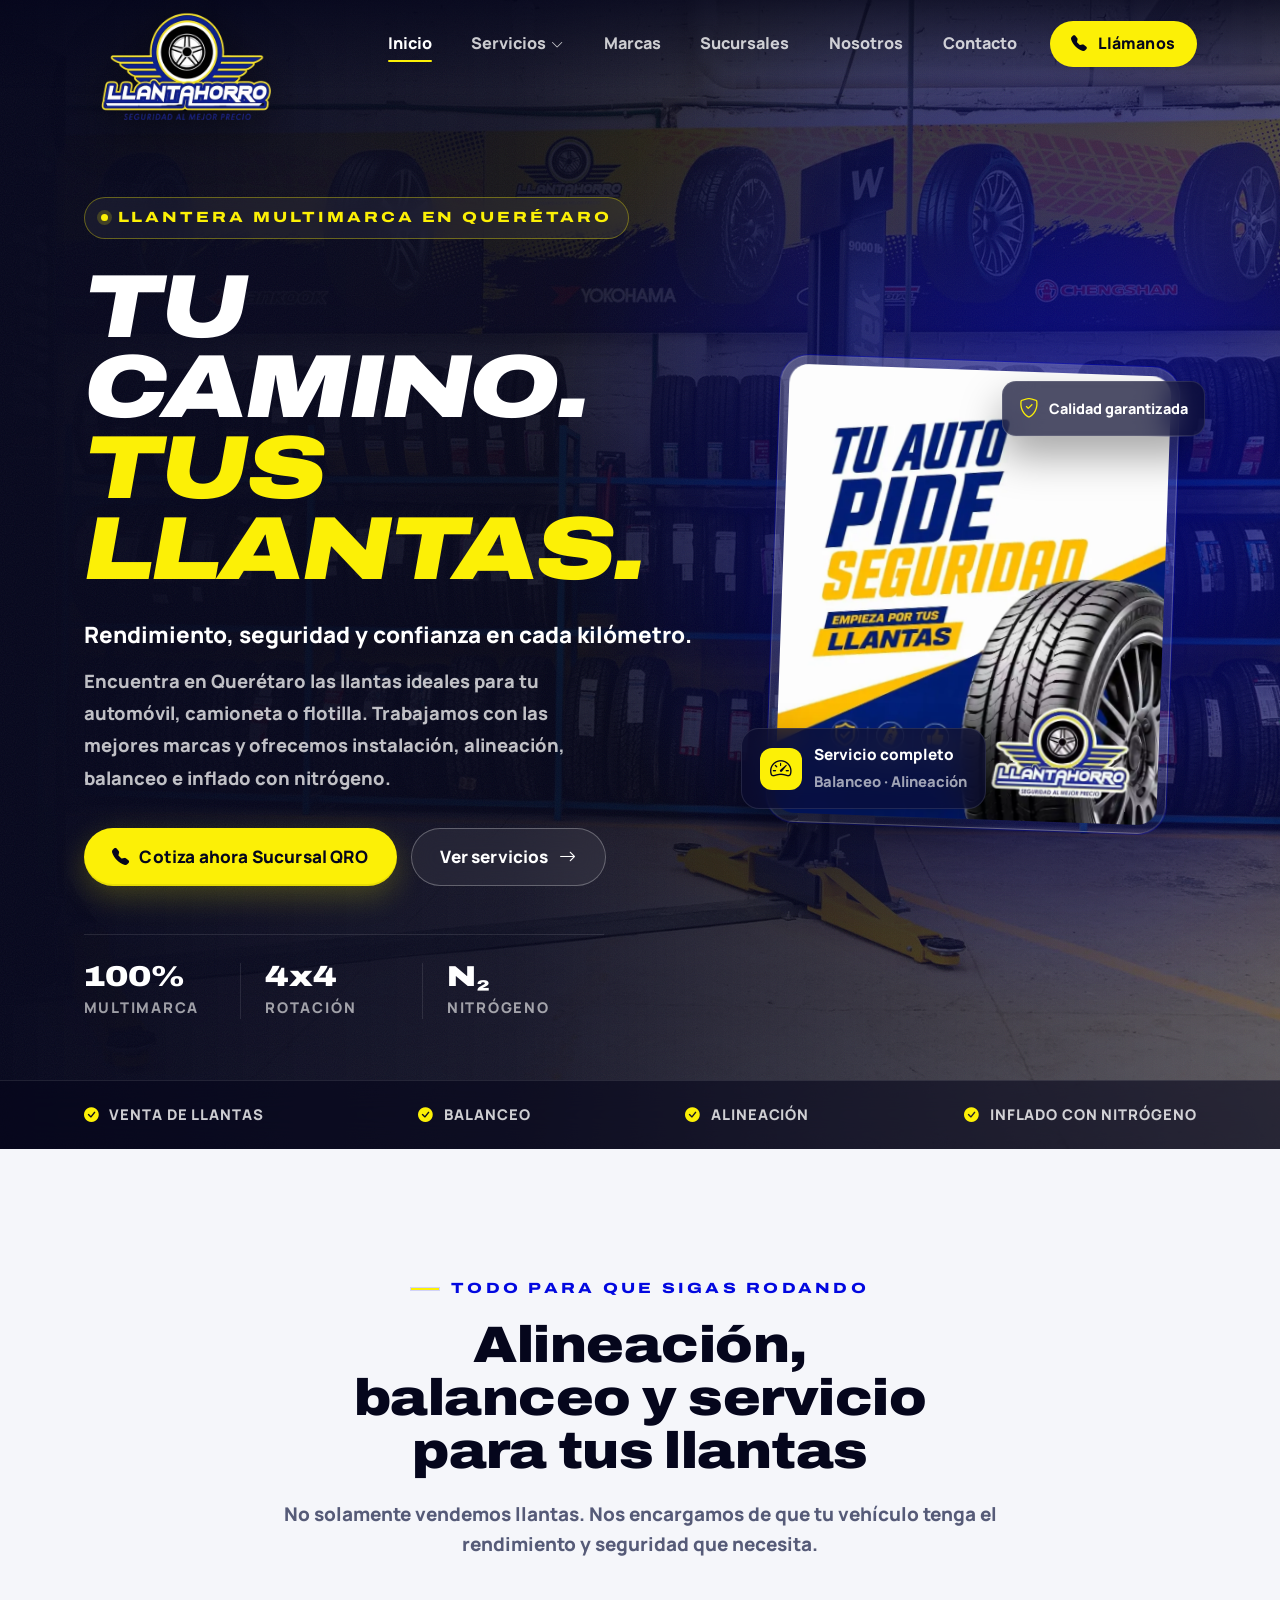
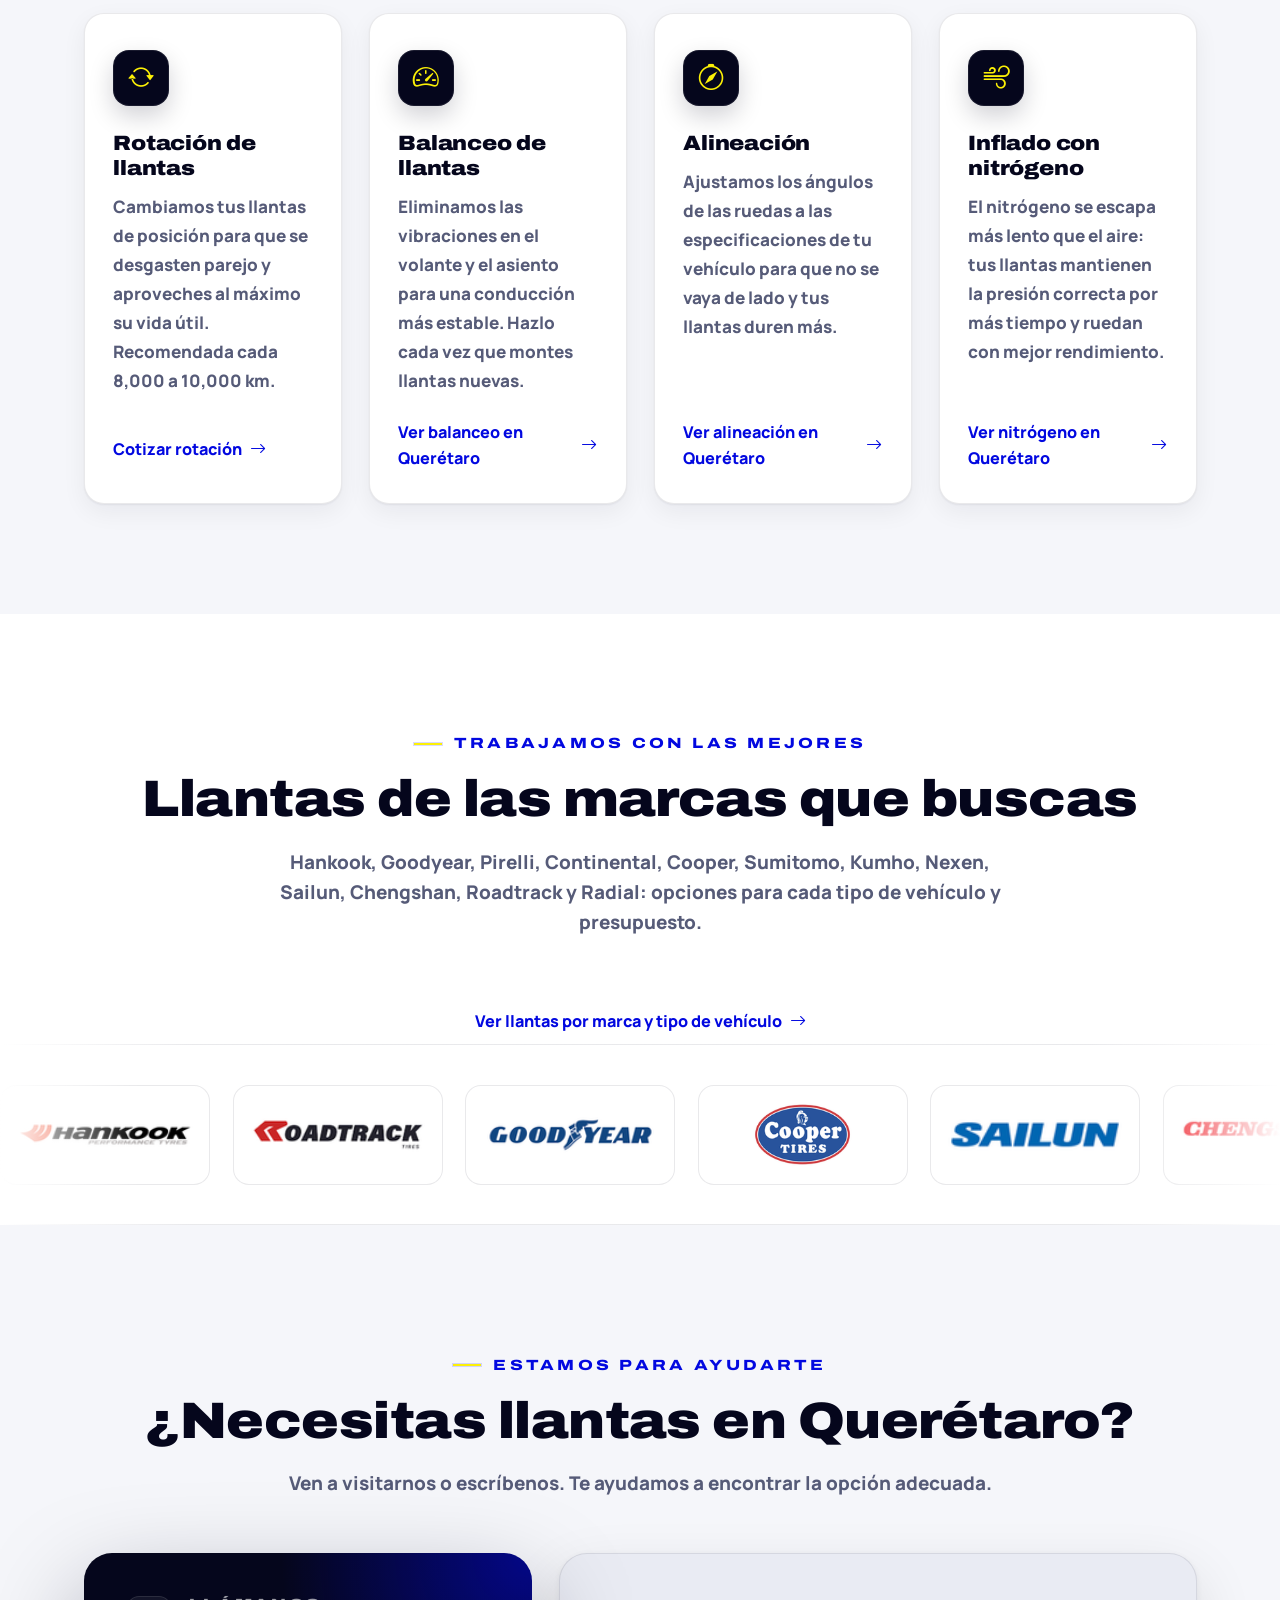
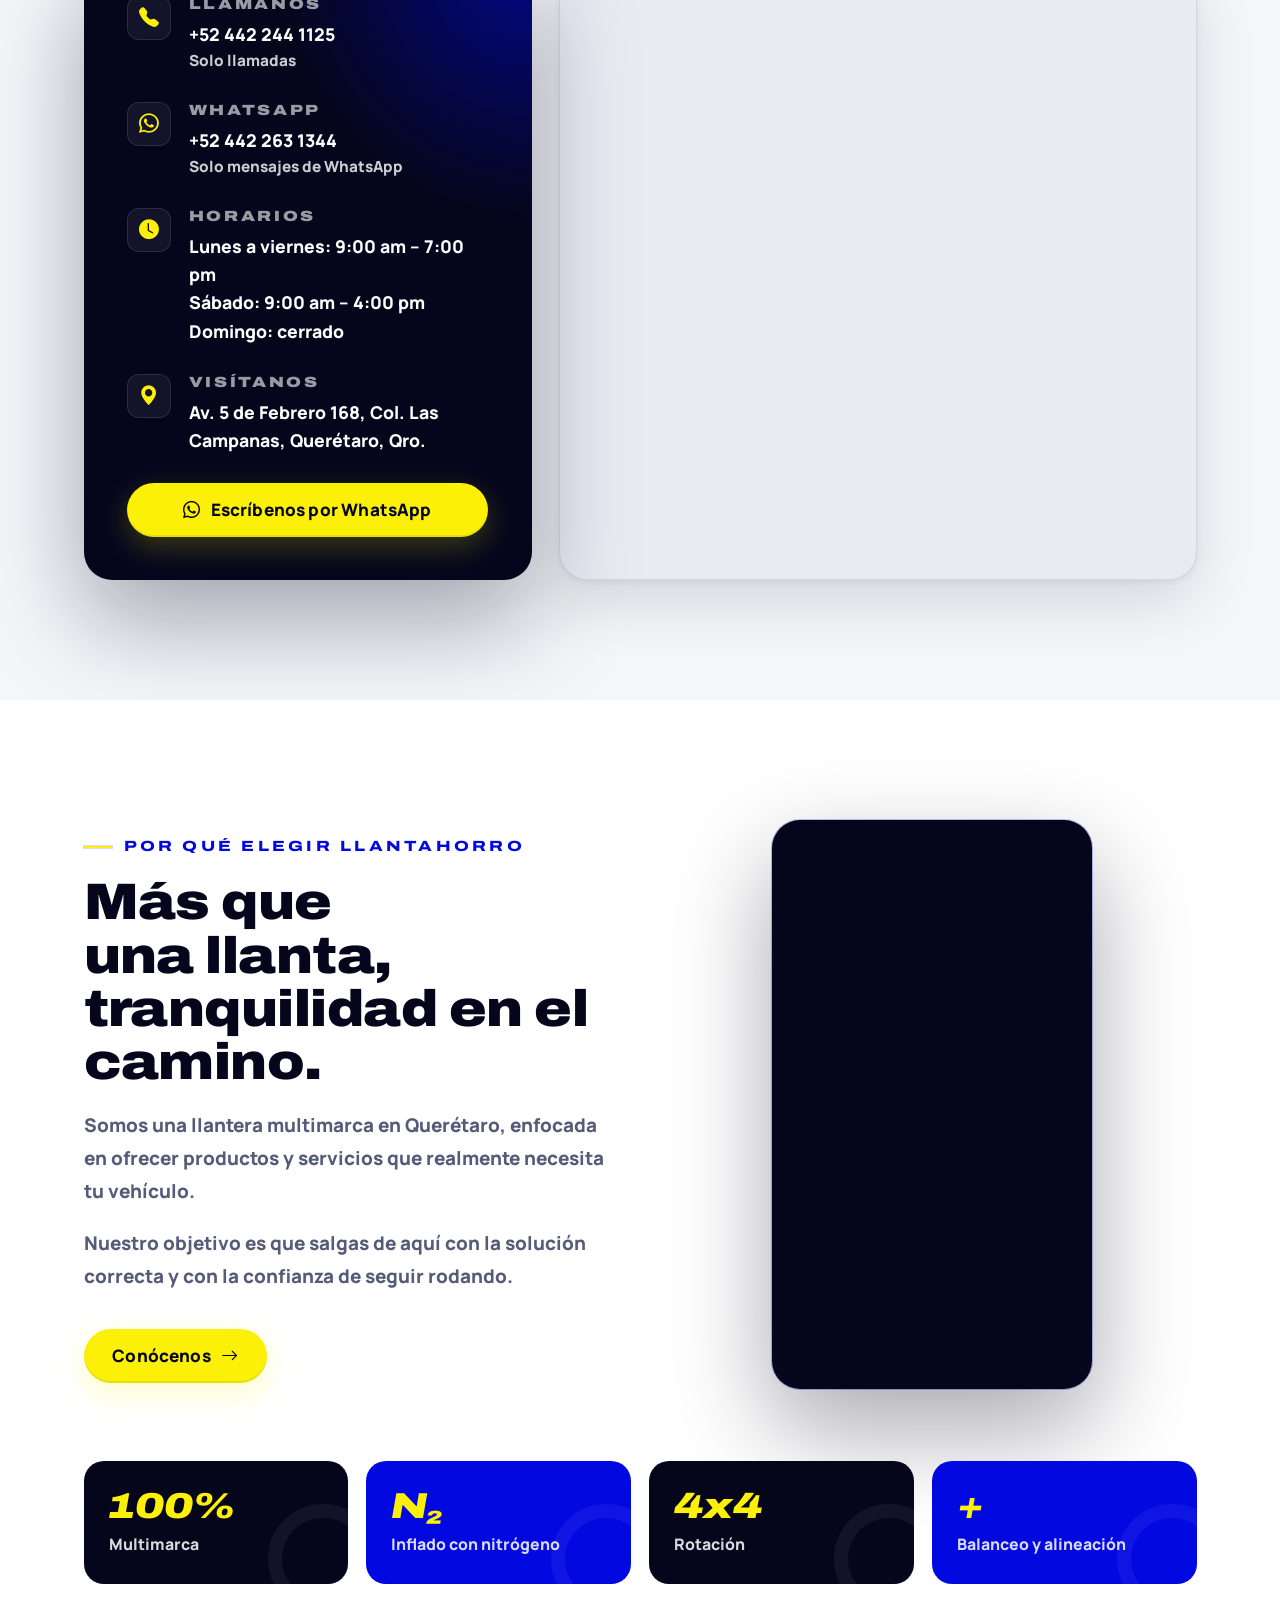
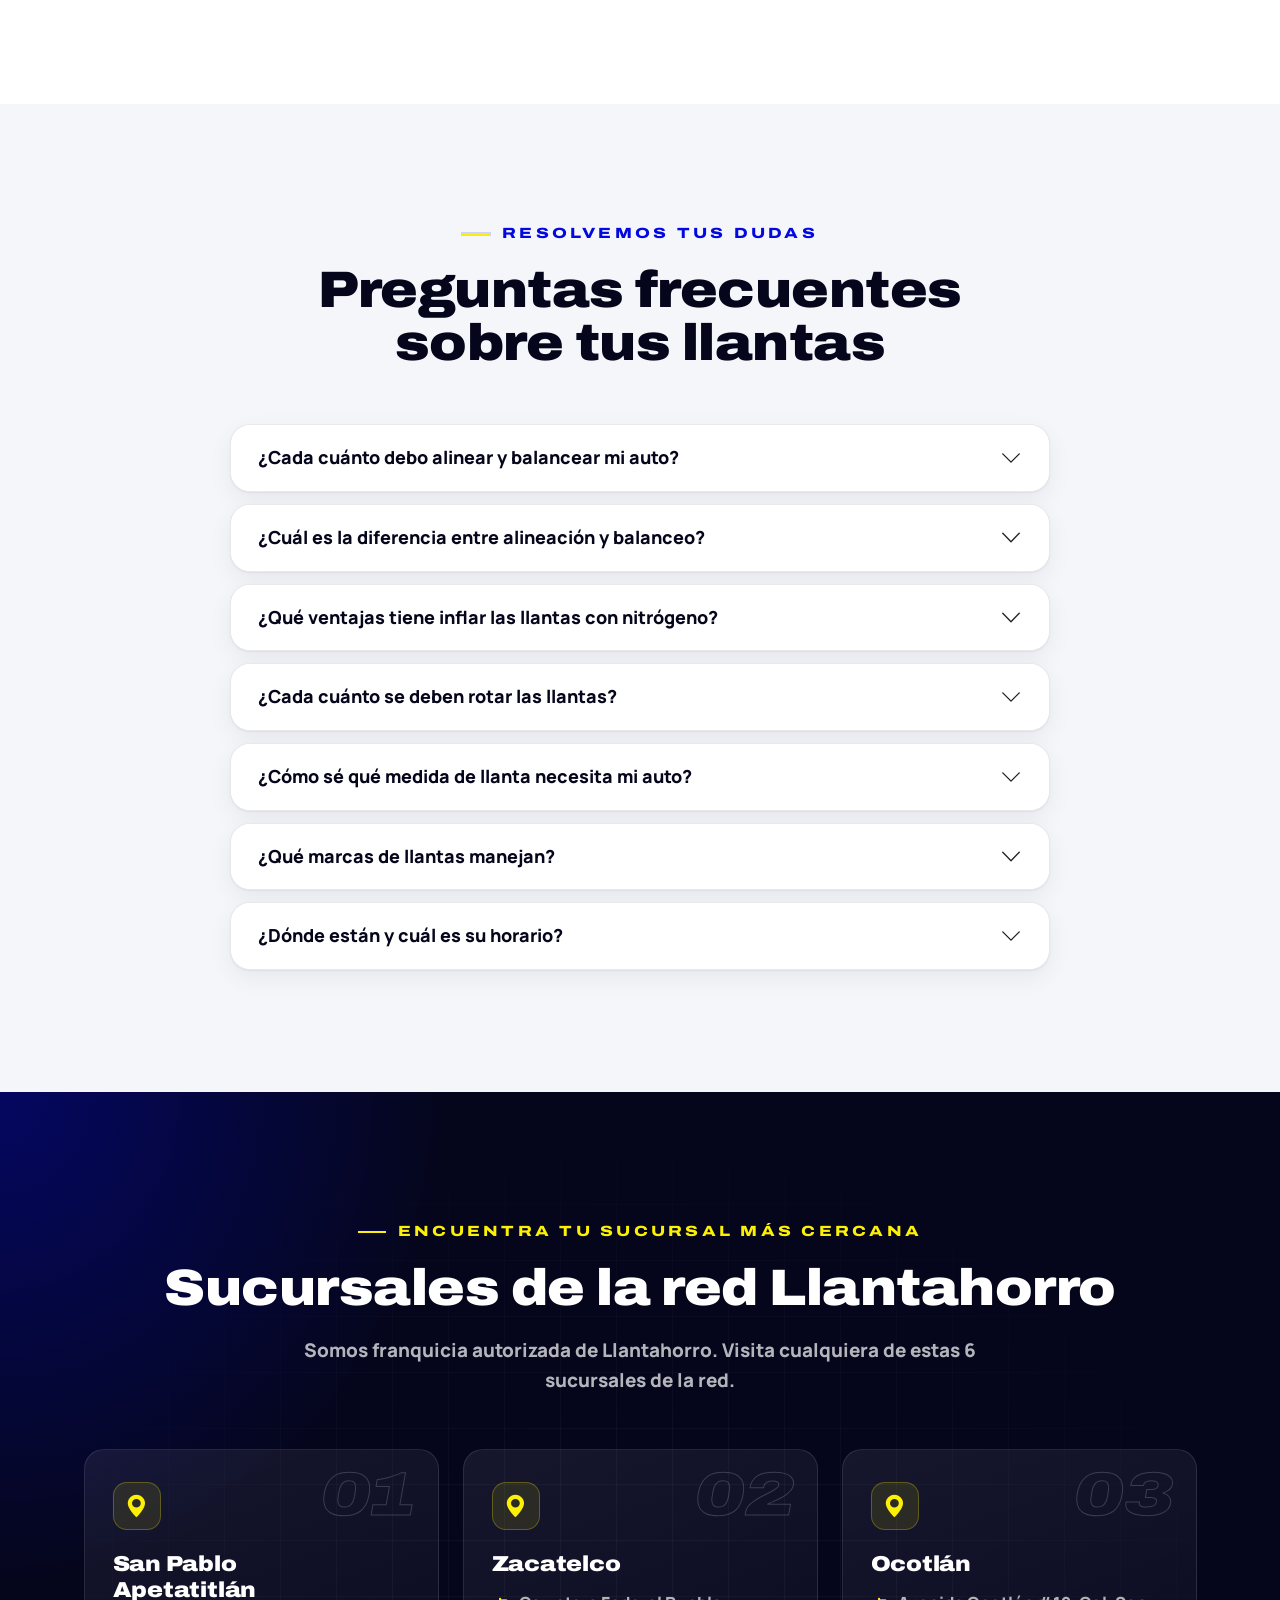
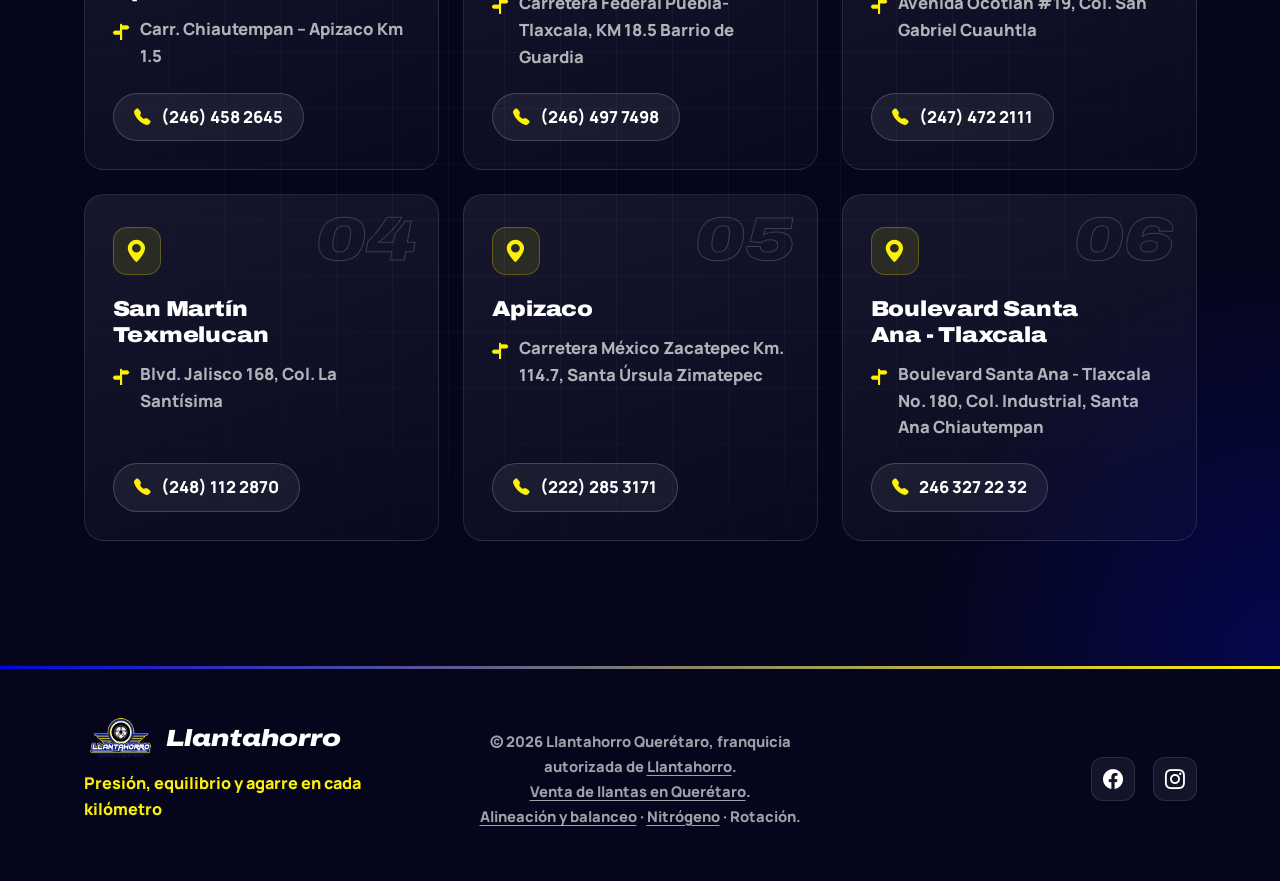
<file: index.html>
<!DOCTYPE html>
<html lang="es-MX">

<head>
  <meta charset="UTF-8">
  <meta name="viewport" content="width=device-width, initial-scale=1.0">
  <title>Llantas, alineación y balanceo en Querétaro | Llantahorro</title>
  <meta name="description"
    content="Llantera multimarca en Querétaro: llantas Hankook, Goodyear, Pirelli y más, alineación, balanceo y nitrógeno. Av. 5 de Febrero 168. Cotiza por WhatsApp.">
  <meta name="theme-color" content="#05061C">
  <link rel="canonical" href="https://llantahorroqro.com.mx/">
  <link rel="icon" type="image/png" sizes="192x192" href="images/favicon-192.png">
  <link rel="apple-touch-icon" href="images/apple-touch-icon.png">

  <!-- Vista previa al compartir (WhatsApp, Facebook) -->
  <meta property="og:type" content="website">
  <meta property="og:locale" content="es_MX">
  <meta property="og:site_name" content="Llantahorro Querétaro">
  <meta property="og:title" content="Llantahorro Querétaro | Seguridad al mejor precio">
  <meta property="og:description" content="Llantas multimarca, alineación, balanceo y nitrógeno en Querétaro. Av. 5 de Febrero 168, Col. Las Campanas.">
  <meta property="og:url" content="https://llantahorroqro.com.mx/">
  <meta property="og:image" content="https://llantahorroqro.com.mx/images/og-llantahorro.jpg">
  <meta property="og:image:width" content="1200">
  <meta property="og:image:height" content="630">
  <meta property="og:image:alt" content="Logotipo de Llantahorro sobre la sucursal de Querétaro">
  <meta name="twitter:card" content="summary_large_image">

  <!-- Datos del negocio para Google (búsquedas locales y Maps) -->
  <script type="application/ld+json">
  {
    "@context": "https://schema.org",
    "@graph": [
      {
        "@type": "TireShop",
        "@id": "https://llantahorroqro.com.mx/#negocio",
        "name": "Llantahorro Querétaro",
        "parentOrganization": {
          "@type": "Organization",
          "name": "Llantahorro",
          "url": "https://llantahorro.com/"
        },
        "slogan": "Seguridad al mejor precio",
        "description": "Llantera multimarca en Querétaro: venta de llantas, alineación, balanceo, rotación e inflado con nitrógeno.",
        "url": "https://llantahorroqro.com.mx/",
        "image": "https://llantahorroqro.com.mx/images/og-llantahorro.jpg",
        "logo": "https://llantahorroqro.com.mx/images/logo-footer.png",
        "telephone": "+52 442 244 1125",
        "priceRange": "$$",
        "currenciesAccepted": "MXN",
        "address": {
          "@type": "PostalAddress",
          "streetAddress": "Av. 5 de Febrero 168, Col. Las Campanas",
          "addressLocality": "Santiago de Querétaro",
          "addressRegion": "Qro.",
          "addressCountry": "MX"
        },
        "geo": {
          "@type": "GeoCoordinates",
          "latitude": 20.589165,
          "longitude": -100.415514
        },
        "hasMap": "https://maps.app.goo.gl/YQYEY5u7Kh3EqXh98",
        "areaServed": [
          { "@type": "City", "name": "Santiago de Querétaro" }
        ],
        "openingHoursSpecification": [
          {
            "@type": "OpeningHoursSpecification",
            "dayOfWeek": ["Monday", "Tuesday", "Wednesday", "Thursday", "Friday"],
            "opens": "09:00",
            "closes": "19:00"
          },
          {
            "@type": "OpeningHoursSpecification",
            "dayOfWeek": "Saturday",
            "opens": "09:00",
            "closes": "16:00"
          }
        ],
        "contactPoint": [
          {
            "@type": "ContactPoint",
            "telephone": "+52 442 244 1125",
            "contactType": "customer service",
            "description": "Solo llamadas",
            "areaServed": "MX",
            "availableLanguage": "Spanish"
          },
          {
            "@type": "ContactPoint",
            "telephone": "+52 442 263 1344",
            "contactType": "customer service",
            "description": "Solo WhatsApp",
            "areaServed": "MX",
            "availableLanguage": "Spanish"
          }
        ],
        "hasOfferCatalog": {
          "@type": "OfferCatalog",
          "name": "Llantas y servicios",
          "itemListElement": [
            { "@type": "Offer", "itemOffered": { "@type": "Service", "name": "Venta de llantas multimarca" } },
            { "@type": "Offer", "itemOffered": { "@type": "Service", "name": "Alineación" } },
            { "@type": "Offer", "itemOffered": { "@type": "Service", "name": "Balanceo" } },
            { "@type": "Offer", "itemOffered": { "@type": "Service", "name": "Rotación de llantas" } },
            { "@type": "Offer", "itemOffered": { "@type": "Service", "name": "Inflado con nitrógeno" } }
          ]
        },
        "brand": [
          "Hankook", "Goodyear", "Pirelli", "Continental", "Cooper", "Sumitomo",
          "Kumho", "Nexen", "Sailun", "Chengshan", "Roadtrack", "Radial"
        ],
        "sameAs": [
          "https://www.facebook.com/share/1Gv1kbUiUR/",
          "https://www.instagram.com/llantahorro.queretaro"
        ]
      },
      {
        "@type": "WebSite",
        "@id": "https://llantahorroqro.com.mx/#sitio",
        "url": "https://llantahorroqro.com.mx/",
        "name": "Llantahorro Querétaro",
        "inLanguage": "es-MX",
        "publisher": { "@id": "https://llantahorroqro.com.mx/#negocio" }
      },
      {
        "@type": "FAQPage",
        "@id": "https://llantahorroqro.com.mx/#preguntas",
        "mainEntity": [
          {
            "@type": "Question",
            "name": "¿Cada cuánto debo alinear y balancear mi auto?",
            "acceptedAnswer": {
              "@type": "Answer",
              "text": "Como regla general, cada 10,000 km o cada 6 meses. También conviene hacerlo al montar llantas nuevas, después de un golpe fuerte en un bache o si notas que el volante vibra o el auto se va hacia un lado."
            }
          },
          {
            "@type": "Question",
            "name": "¿Cuál es la diferencia entre alineación y balanceo?",
            "acceptedAnswer": {
              "@type": "Answer",
              "text": "La alineación ajusta los ángulos de las ruedas para que el auto vaya derecho y las llantas se desgasten parejo. El balanceo reparte el peso de cada llanta con contrapesos para eliminar vibraciones. Son servicios distintos y se complementan."
            }
          },
          {
            "@type": "Question",
            "name": "¿Qué ventajas tiene inflar las llantas con nitrógeno?",
            "acceptedAnswer": {
              "@type": "Answer",
              "text": "El nitrógeno se escapa más lento que el aire, así que la presión correcta se mantiene por más tiempo. Eso ayuda a que las llantas se desgasten parejo y a cuidar el rendimiento de combustible."
            }
          },
          {
            "@type": "Question",
            "name": "¿Cada cuánto se deben rotar las llantas?",
            "acceptedAnswer": {
              "@type": "Answer",
              "text": "Aproximadamente cada 8,000 a 10,000 km, o según lo que indique el manual de tu vehículo. Rotarlas hace que las cuatro se desgasten por igual y duren más."
            }
          },
          {
            "@type": "Question",
            "name": "¿Cómo sé qué medida de llanta necesita mi auto?",
            "acceptedAnswer": {
              "@type": "Answer",
              "text": "La medida viene en el costado de la llanta, por ejemplo 205/55 R16, y también en la etiqueta del marco de la puerta del conductor. Mándanos una foto por WhatsApp al 442 263 1344 y te cotizamos."
            }
          },
          {
            "@type": "Question",
            "name": "¿Qué marcas de llantas manejan?",
            "acceptedAnswer": {
              "@type": "Answer",
              "text": "Somos llantera multimarca: Hankook, Goodyear, Pirelli, Continental, Cooper, Sumitomo, Kumho, Nexen, Sailun, Chengshan, Roadtrack y Radial, con opciones para auto, camioneta y flotilla."
            }
          },
          {
            "@type": "Question",
            "name": "¿Dónde están y cuál es su horario?",
            "acceptedAnswer": {
              "@type": "Answer",
              "text": "Estamos en Av. 5 de Febrero 168, Col. Las Campanas, Querétaro. Abrimos de lunes a viernes de 9:00 am a 7:00 pm y los sábados de 9:00 am a 4:00 pm. Los domingos está cerrado."
            }
          }
        ]
      }
    ]
  }
  </script>
  <link href="https://cdn.jsdelivr.net/npm/bootstrap@5.3.3/dist/css/bootstrap.min.css" rel="stylesheet">
  <link rel="stylesheet" href="https://cdn.jsdelivr.net/npm/bootstrap-icons@1.11.3/font/bootstrap-icons.css">
  <link rel="preconnect" href="https://fonts.googleapis.com">
  <link rel="preconnect" href="https://fonts.gstatic.com" crossorigin>
  <link href="https://fonts.googleapis.com/css2?family=Archivo:ital,wdth,wght@0,100..125,600..900;1,100..125,600..900&family=Manrope:wght@700;800&display=swap"
    rel="stylesheet">
  <link rel="stylesheet" href="styles_moderno.css?v=dada095a">
</head>

<body>

  <!-- =============== BARRA DE PROGRESO =============== -->
  <div class="scroll-progress" id="scrollProgress" aria-hidden="true"></div>
  <!-- =============== NAVBAR =============== -->
  <nav class="navbar navbar-expand-lg fixed-top" id="mainNavbar">
    <div class="container">
      <a class="navbar-brand d-flex align-items-center gap-2" href="#inicio">
        <picture>
          <source srcset="images/logo-footer.webp" type="image/webp">
          <img src="images/logo-footer.png" alt="Llantahorro — Seguridad al mejor precio" id="navLogo" width="480" height="286" onerror="this.style.display='none'">
        </picture>
      </a>
      <button class="navbar-toggler" type="button" data-bs-toggle="collapse" data-bs-target="#navMenu"
        aria-controls="navMenu" aria-expanded="false" aria-label="Abrir menú">
        <span class="navbar-toggler-icon"></span>
      </button>
      <div class="collapse navbar-collapse" id="navMenu">
        <ul class="navbar-nav ms-auto align-items-lg-center gap-lg-2">
          <li class="nav-item"><a class="nav-link" href="#inicio">Inicio</a></li>
          <li class="nav-item dropdown">
            <a class="nav-link dropdown-toggle" href="#servicios" role="button" data-bs-toggle="dropdown" aria-expanded="false">
              Servicios <i class="bi bi-chevron-down nav-chevron" aria-hidden="true"></i>
            </a>
            <ul class="dropdown-menu">
                <li><a class="dropdown-item" href="#servicios">Todos los servicios</a></li>
                <li><a class="dropdown-item" href="/llantas-queretaro/">Venta de llantas</a></li>
                <li><a class="dropdown-item" href="/alineacion-y-balanceo-queretaro/">Alineación y balanceo</a></li>
                <li><a class="dropdown-item" href="/inflado-con-nitrogeno-queretaro/">Inflado con nitrógeno</a></li>
            </ul>
          </li>
          <li class="nav-item"><a class="nav-link" href="#marcas">Marcas</a></li>
          <li class="nav-item"><a class="nav-link" href="#sucursales">Sucursales</a></li>
          <li class="nav-item"><a class="nav-link" href="#nosotros">Nosotros</a></li>
          <li class="nav-item"><a class="nav-link" href="#contacto">Contacto</a></li>
          <li class="nav-item">
            <a class="btn btn-cta ms-lg-2" href="tel:+524422441125"><i class="bi bi-telephone-fill"></i> Llámanos</a>
          </li>
        </ul>
      </div>
    </div>
  </nav>

  <!-- =============== HERO =============== -->
  <section id="inicio" class="hero">
    <div class="hero-bg"></div>
    <div class="container position-relative">
      <div class="row align-items-center">
        <div class="col-lg-7 mt-4">
          <h1 class="hero-badge">
            <span></span>
            Llantera multimarca en Querétaro
          </h1>
          <p class="hero-title">
            TU CAMINO.
            <br>
            <strong>TUS LLANTAS.</strong>
          </p>
          <p class="hero-subtitle">
            Rendimiento, seguridad y confianza en cada kilómetro.
          </p>
          <p class="hero-description">
            Encuentra en Querétaro las llantas ideales para tu automóvil,
            camioneta o flotilla. Trabajamos con las mejores
            marcas y ofrecemos instalación, alineación, balanceo
            e inflado con nitrógeno.
          </p>

          <div class="hero-buttons">
            <a href="#contacto" class="btn-main">
              <i class="bi bi-telephone-fill"></i>
              Cotiza ahora Sucursal QRO
            </a>

            <a href="#servicios" class="btn-secondary">
              Ver servicios
              <i class="bi bi-arrow-right"></i>
            </a>
          </div>

          <!-- MINI ESTADÍSTICAS -->
          <div class="hero-stats">

            <div class="hero-stat">
              <strong>100%</strong>
              <span>Multimarca</span>
            </div>

            <div class="hero-stat">
              <strong>4x4</strong>
              <span>Rotación</span>
            </div>

            <div class="hero-stat">
              <strong>N₂</strong>
              <span>Nitrógeno</span>
            </div>

          </div>

        </div>
        <div class="col-lg-5">

          <div class="hero-product">

            <div class="hero-circle"></div>

            <div class="hero-label">
              <i class="bi bi-shield-check"></i>
              Calidad garantizada
            </div>

            <picture>
              <source srcset="images/hero-imagen.webp" type="image/webp">
              <img src="images/hero-imagen.jpeg" alt="Promoción Llantahorro: tu auto pide seguridad, empieza por tus llantas" class="hero-tire" width="800" height="941" fetchpriority="high">
            </picture>

            <div class="hero-floating-card">
              <div class="floating-icon">
                <i class="bi bi-speedometer2"></i>
              </div>

              <div>
                <strong>Servicio completo</strong>
                <span>Balanceo · Alineación</span>
              </div>
            </div>

          </div>

        </div>

      </div>
    </div>

    <!-- BARRA INFERIOR -->
    <div class="hero-bottom">
      <div class="container">
        <div class="hero-bottom-content">

          <span>
            <i class="bi bi-check-circle-fill"></i>
            Venta de llantas
          </span>

          <span>
            <i class="bi bi-check-circle-fill"></i>
            Balanceo
          </span>

          <span>
            <i class="bi bi-check-circle-fill"></i>
            Alineación
          </span>

          <span>
            <i class="bi bi-check-circle-fill"></i>
            Inflado con nitrógeno
          </span>

        </div>
      </div>
    </div>

  </section>

  <!-- =========================================
     SERVICIOS
     ========================================= -->

  <section id="servicios" class="section-servicios">

    <div class="container">

      <div class="text-center mb-5" data-reveal="up">

        <div class="eyebrow">
          TODO PARA QUE SIGAS RODANDO
        </div>

        <h2 class="section-title">
          Alineación, balanceo y servicio para tus llantas
        </h2>

        <p class="section-description">
          No solamente vendemos llantas.
          Nos encargamos de que tu vehículo tenga
          el rendimiento y seguridad que necesita.
        </p>

      </div>

      <div class="row g-4">
        <div class="col-md-6 col-lg-3" data-reveal="up" data-delay="0">

          <div class="servicio-card">

            <div class="servicio-icono">
              <i class="bi bi-arrow-repeat"></i>
            </div>

            <h3>
              Rotación de llantas
            </h3>

            <p>
              Cambiamos tus llantas de posición para que
              se desgasten parejo y aproveches al máximo
              su vida útil. Recomendada cada 8,000 a 10,000 km.
            </p>

            <a href="#contacto" class="service-link">
              Cotizar rotación
              <i class="bi bi-arrow-right"></i>
            </a>

          </div>

        </div>

        <div class="col-md-6 col-lg-3" data-reveal="up" data-delay="100">

          <div class="servicio-card">

            <div class="servicio-icono">
              <i class="bi bi-speedometer2"></i>
            </div>

            <h3>
              Balanceo de llantas
            </h3>

            <p>
              Eliminamos las vibraciones en el volante y el
              asiento para una conducción más estable. Hazlo
              cada vez que montes llantas nuevas.
            </p>

            <a href="/alineacion-y-balanceo-queretaro/" class="service-link">
              Ver balanceo en Querétaro
              <i class="bi bi-arrow-right"></i>
            </a>

          </div>

        </div>


        <div class="col-md-6 col-lg-3" data-reveal="up" data-delay="200">

          <div class="servicio-card">

            <div class="servicio-icono">
              <i class="bi bi-compass"></i>
            </div>

            <h3>
              Alineación
            </h3>

            <p>
              Ajustamos los ángulos de las ruedas a las
              especificaciones de tu vehículo para que no se
              vaya de lado y tus llantas duren más.
            </p>

            <a href="/alineacion-y-balanceo-queretaro/" class="service-link">
              Ver alineación en Querétaro
              <i class="bi bi-arrow-right"></i>
            </a>

          </div>

        </div>


        <div class="col-md-6 col-lg-3" data-reveal="up" data-delay="300">

          <div class="servicio-card">

            <div class="servicio-icono">
              <i class="bi bi-wind"></i>
            </div>

            <h3>
              Inflado con nitrógeno
            </h3>

            <p>
              El nitrógeno se escapa más lento que el aire:
              tus llantas mantienen la presión correcta por
              más tiempo y ruedan con mejor rendimiento.
            </p>

            <a href="/inflado-con-nitrogeno-queretaro/" class="service-link">
              Ver nitrógeno en Querétaro
              <i class="bi bi-arrow-right"></i>
            </a>

          </div>

        </div>

      </div>

    </div>

  </section>


  <!-- =========================================
     MARCAS
     ========================================= -->

  <section id="marcas" class="section-marcas">

    <div class="container">

      <div class="text-center" data-reveal="up">

        <div class="eyebrow">
          TRABAJAMOS CON LAS MEJORES
        </div>

        <h2 class="section-title">
          Llantas de las marcas que buscas
        </h2>

        <p class="section-description">
          Hankook, Goodyear, Pirelli, Continental, Cooper,
          Sumitomo, Kumho, Nexen, Sailun, Chengshan, Roadtrack
          y Radial: opciones para cada tipo de vehículo y presupuesto.
        </p>

        <a href="/llantas-queretaro/" class="service-link mt-2">
          Ver llantas por marca y tipo de vehículo
          <i class="bi bi-arrow-right"></i>
        </a>

      </div>

    </div>
    <div class="marquee-tread" aria-hidden="true"></div>
    <div class="marquee-wrap" data-reveal="zoom">

      <div class="marquee-track">

        <div class="marquee-item">
          <img src="images/marcas/logo-01.png" alt="Llantas Hankook" loading="lazy">
        </div>

        <div class="marquee-item">
          <img src="images/marcas/logo-02.png" alt="Llantas Roadtrack" loading="lazy">
        </div>

        <div class="marquee-item">
          <img src="images/marcas/logo-03.png" alt="Llantas Goodyear" loading="lazy">
        </div>

        <div class="marquee-item">
          <img src="images/marcas/logo-04.png" alt="Llantas Cooper Tires" loading="lazy">
        </div>

        <div class="marquee-item">
          <img src="images/marcas/logo-05.png" alt="Llantas Sailun" loading="lazy">
        </div>

        <div class="marquee-item">
          <img src="images/marcas/logo-06.png" alt="Llantas Chengshan" loading="lazy">
        </div>

        <div class="marquee-item">
          <img src="images/marcas/logo-07.png" alt="Llantas Sumitomo" loading="lazy">
        </div>

        <div class="marquee-item">
          <img src="images/marcas/logo-08.png" alt="Llantas Kumho" loading="lazy">
        </div>
        <div class="marquee-item">
          <img src="images/marcas/logo-09.png" alt="Llantas Radial Llantas" loading="lazy">
        </div>

        <div class="marquee-item">
          <img src="images/marcas/logo-10.png" alt="Llantas Pirelli" loading="lazy">
        </div>

        <div class="marquee-item">
          <img src="images/marcas/logo-11.png" alt="Llantas Continental" loading="lazy">
        </div>

        <div class="marquee-item">
          <img src="images/marcas/logo-12.png" alt="Llantas Nexen" loading="lazy">
        </div>
        <div class="marquee-item">
          <img src="images/marcas/logo-01.png" alt="" loading="lazy">
        </div>

        <div class="marquee-item">
          <img src="images/marcas/logo-02.png" alt="" loading="lazy">
        </div>

        <div class="marquee-item">
          <img src="images/marcas/logo-03.png" alt="" loading="lazy">
        </div>

        <div class="marquee-item">
          <img src="images/marcas/logo-04.png" alt="" loading="lazy">
        </div>

        <div class="marquee-item">
          <img src="images/marcas/logo-05.png" alt="" loading="lazy">
        </div>

        <div class="marquee-item">
          <img src="images/marcas/logo-06.png" alt="" loading="lazy">
        </div>

        <div class="marquee-item">
          <img src="images/marcas/logo-07.png" alt="" loading="lazy">
        </div>

        <div class="marquee-item">
          <img src="images/marcas/logo-08.png" alt="" loading="lazy">
        </div>
        <div class="marquee-item">
          <img src="images/marcas/logo-09.png" alt="" loading="lazy">
        </div>

        <div class="marquee-item">
          <img src="images/marcas/logo-10.png" alt="" loading="lazy">
        </div>

        <div class="marquee-item">
          <img src="images/marcas/logo-11.png" alt="" loading="lazy">
        </div>

        <div class="marquee-item">
          <img src="images/marcas/logo-12.png" alt="" loading="lazy">
        </div>

      </div>

    </div>
    <div class="marquee-tread" aria-hidden="true"></div>
  </section>


  <!-- =========================================
     CONTACTO
     ========================================= -->

  <section id="contacto" class="section-contacto">

    <div class="container">

      <div class="text-center mb-5" data-reveal="up">

        <div class="eyebrow">
          ESTAMOS PARA AYUDARTE
        </div>

        <h2 class="section-title">
          ¿Necesitas llantas en Querétaro?
        </h2>

        <p>
          Ven a visitarnos o escríbenos.
          Te ayudamos a encontrar la opción adecuada.
        </p>

      </div>


      <div class="row g-4">

        <div class="col-lg-5">

          <div class="contacto-card" data-reveal="left">

            <div class="contacto-item">

              <i class="bi bi-telephone-fill"></i>

              <div>

                <h3>
                  Llámanos
                </h3>

                <a href="tel:+524422441125">
                  +52 442 244 1125
                </a>
                <span class="contacto-nota">Solo llamadas</span>

              </div>

            </div>


            <div class="contacto-item">

              <i class="bi bi-whatsapp"></i>

              <div>

                <h3>
                  WhatsApp
                </h3>

                <a href="https://wa.me/524422631344?text=Hola%2C%20vi%20su%20p%C3%A1gina%20web%20y%20me%20gustar%C3%ADa%20informaci%C3%B3n%20sobre%20llantas%20y%20servicios." target="_blank" rel="noopener">
                  +52 442 263 1344
                </a>
                <span class="contacto-nota">Solo mensajes de WhatsApp</span>

              </div>

            </div>


            <div class="contacto-item">

              <i class="bi bi-clock-fill"></i>

              <div>

                <h3>
                  Horarios
                </h3>

                <p>
                  Lunes a viernes:
                  9:00 am – 7:00 pm
                  <br>

                  Sábado:
                  9:00 am – 4:00 pm
                  <br>

                  Domingo:
                  cerrado
                </p>

              </div>

            </div>


            <div class="contacto-item">

              <i class="bi bi-geo-alt-fill"></i>

              <div>

                <h3>
                  Visítanos
                </h3>

                <p> <a href="https://maps.app.goo.gl/YQYEY5u7Kh3EqXh98" target="_blank" rel="noopener">
                    Av. 5 de Febrero 168,
                    Col. Las Campanas, Querétaro, Qro.
                  </a>
                </p>

              </div>

            </div>


            <a href="https://wa.me/524422631344?text=Hola%2C%20vi%20su%20p%C3%A1gina%20web%20y%20me%20gustar%C3%ADa%20informaci%C3%B3n%20sobre%20llantas%20y%20servicios." target="_blank" rel="noopener" class="btn btn-cta">

              <i class="bi bi-whatsapp"></i>

              Escríbenos por WhatsApp

            </a>

          </div>

        </div>


        <div class="col-lg-7" data-reveal="right">

          <div class="mapa-wrap">

            <iframe
              src="https://www.google.com/maps/embed?pb=!1m18!1m12!1m3!1d3734.97287015286!2d-100.41551392397383!3d20.589165502730317!2m3!1f0!2f0!3f0!3m2!1i1024!2i768!4f13.1!3m3!1m2!1s0x85d35bf364f1d423%3A0x769a4d97ce28cc29!2sLLANTAHORRO%20QUER%C3%89TARO!5e0!3m2!1ses!2smx!4v1787264513700!5m2!1ses!2smx"
              title="Mapa de Llantahorro Querétaro en Av. 5 de Febrero 168"
              width="600" height="450" style="border:0;" allowfullscreen="" loading="lazy"
              referrerpolicy="strict-origin-when-cross-origin"></iframe>

          </div>

        </div>

      </div>

    </div>

  </section>


  <!-- =========================================
     NOSOTROS
     ========================================= -->

  <section id="nosotros" class="section-nosotros">

    <div class="container">

      <div class="row align-items-center g-5">

        <div class="col-lg-6" data-reveal="left">

          <div class="eyebrow">
            POR QUÉ ELEGIR LLANTAHORRO
          </div>

          <h2 class="section-title">
            Más que una llanta,
            <br>
            tranquilidad en el camino.
          </h2>

          <p>
            Somos una llantera multimarca en Querétaro, enfocada
            en ofrecer productos y servicios que
            realmente necesita tu vehículo.
          </p>

          <p>
            Nuestro objetivo es que salgas de aquí
            con la solución correcta y con la
            confianza de seguir rodando.
          </p>

          <a href="#contacto" class="btn btn-cta mt-3">
            Conócenos
            <i class="bi bi-arrow-right"></i>
          </a>

        </div>


        <div class="col-lg-6" data-reveal="right">

          <div class="fb-reel-container">
            <iframe
              src="https://www.facebook.com/plugins/video.php?height=476&href=https%3A%2F%2Fwww.facebook.com%2Freel%2F1374063234816239%2F&show_text=false&width=267&t=0"
              title="Video de Llantahorro Querétaro en Facebook" loading="lazy"
              allowfullscreen allow="autoplay; clipboard-write; encrypted-media; picture-in-picture; web-share">
            </iframe>
          </div>

        </div>

      </div>


      <div class="row g-3 mt-5">

        <div class="col-6 col-lg-3" data-reveal="up" data-delay="0">

          <div class="dato-card">

            <span class="dato-numero">
              100%
            </span>

            <span class="dato-texto">
              Multimarca
            </span>

          </div>

        </div>

        <div class="col-6 col-lg-3" data-reveal="up" data-delay="100">

          <div class="dato-card dato-card-alt">

            <span class="dato-numero">
              N₂
            </span>

            <span class="dato-texto">
              Inflado con nitrógeno
            </span>

          </div>

        </div>

        <div class="col-6 col-lg-3" data-reveal="up" data-delay="200">

          <div class="dato-card">

            <span class="dato-numero">
              4x4
            </span>

            <span class="dato-texto">
              Rotación
            </span>

          </div>

        </div>

        <div class="col-6 col-lg-3" data-reveal="up" data-delay="300">

          <div class="dato-card dato-card-alt">

            <span class="dato-numero">
              +
            </span>

            <span class="dato-texto">
              Balanceo y alineación
            </span>

          </div>

        </div>

      </div>

    </div>

  </section>

 <!-- =========================================
     PREGUNTAS FRECUENTES
     ========================================= -->

  <section id="preguntas" class="section-faq">

    <div class="container">

      <div class="text-center mb-5" data-reveal="up">

        <div class="eyebrow">
          RESOLVEMOS TUS DUDAS
        </div>

        <h2 class="section-title">
          Preguntas frecuentes sobre tus llantas
        </h2>

      </div>

      <div class="accordion faq-lista" id="faqLista" data-reveal="up">

        <div class="accordion-item">
          <h3 class="accordion-header">
            <button class="accordion-button collapsed" type="button" data-bs-toggle="collapse"
              data-bs-target="#faq1" aria-expanded="false" aria-controls="faq1">
              ¿Cada cuánto debo alinear y balancear mi auto?
            </button>
          </h3>
          <div id="faq1" class="accordion-collapse collapse" data-bs-parent="#faqLista">
            <div class="accordion-body">
              Como regla general, cada 10,000 km o cada 6 meses. También conviene hacerlo al montar llantas nuevas, después de un golpe fuerte en un bache o si notas que el volante vibra o el auto se va hacia un lado.
            </div>
          </div>
        </div>
        <div class="accordion-item">
          <h3 class="accordion-header">
            <button class="accordion-button collapsed" type="button" data-bs-toggle="collapse"
              data-bs-target="#faq2" aria-expanded="false" aria-controls="faq2">
              ¿Cuál es la diferencia entre alineación y balanceo?
            </button>
          </h3>
          <div id="faq2" class="accordion-collapse collapse" data-bs-parent="#faqLista">
            <div class="accordion-body">
              La alineación ajusta los ángulos de las ruedas para que el auto vaya derecho y las llantas se desgasten parejo. El balanceo reparte el peso de cada llanta con contrapesos para eliminar vibraciones. Son servicios distintos y se complementan.
            </div>
          </div>
        </div>
        <div class="accordion-item">
          <h3 class="accordion-header">
            <button class="accordion-button collapsed" type="button" data-bs-toggle="collapse"
              data-bs-target="#faq3" aria-expanded="false" aria-controls="faq3">
              ¿Qué ventajas tiene inflar las llantas con nitrógeno?
            </button>
          </h3>
          <div id="faq3" class="accordion-collapse collapse" data-bs-parent="#faqLista">
            <div class="accordion-body">
              El nitrógeno se escapa más lento que el aire, así que la presión correcta se mantiene por más tiempo. Eso ayuda a que las llantas se desgasten parejo y a cuidar el rendimiento de combustible.
            </div>
          </div>
        </div>
        <div class="accordion-item">
          <h3 class="accordion-header">
            <button class="accordion-button collapsed" type="button" data-bs-toggle="collapse"
              data-bs-target="#faq4" aria-expanded="false" aria-controls="faq4">
              ¿Cada cuánto se deben rotar las llantas?
            </button>
          </h3>
          <div id="faq4" class="accordion-collapse collapse" data-bs-parent="#faqLista">
            <div class="accordion-body">
              Aproximadamente cada 8,000 a 10,000 km, o según lo que indique el manual de tu vehículo. Rotarlas hace que las cuatro se desgasten por igual y duren más.
            </div>
          </div>
        </div>
        <div class="accordion-item">
          <h3 class="accordion-header">
            <button class="accordion-button collapsed" type="button" data-bs-toggle="collapse"
              data-bs-target="#faq5" aria-expanded="false" aria-controls="faq5">
              ¿Cómo sé qué medida de llanta necesita mi auto?
            </button>
          </h3>
          <div id="faq5" class="accordion-collapse collapse" data-bs-parent="#faqLista">
            <div class="accordion-body">
              La medida viene en el costado de la llanta, por ejemplo 205/55 R16, y también en la etiqueta del marco de la puerta del conductor. Mándanos una foto por WhatsApp al 442 263 1344 y te cotizamos.
            </div>
          </div>
        </div>
        <div class="accordion-item">
          <h3 class="accordion-header">
            <button class="accordion-button collapsed" type="button" data-bs-toggle="collapse"
              data-bs-target="#faq6" aria-expanded="false" aria-controls="faq6">
              ¿Qué marcas de llantas manejan?
            </button>
          </h3>
          <div id="faq6" class="accordion-collapse collapse" data-bs-parent="#faqLista">
            <div class="accordion-body">
              Somos llantera multimarca: Hankook, Goodyear, Pirelli, Continental, Cooper, Sumitomo, Kumho, Nexen, Sailun, Chengshan, Roadtrack y Radial, con opciones para auto, camioneta y flotilla.
            </div>
          </div>
        </div>
        <div class="accordion-item">
          <h3 class="accordion-header">
            <button class="accordion-button collapsed" type="button" data-bs-toggle="collapse"
              data-bs-target="#faq7" aria-expanded="false" aria-controls="faq7">
              ¿Dónde están y cuál es su horario?
            </button>
          </h3>
          <div id="faq7" class="accordion-collapse collapse" data-bs-parent="#faqLista">
            <div class="accordion-body">
              Estamos en Av. 5 de Febrero 168, Col. Las Campanas, Querétaro. Abrimos de lunes a viernes de 9:00 am a 7:00 pm y los sábados de 9:00 am a 4:00 pm. Los domingos está cerrado.
            </div>
          </div>
        </div>

      </div>

    </div>

  </section>

 <!-- =========================================
     SUCURSALES
     ========================================= -->

  <section id="sucursales" class="section-sucursales">

    <div class="container">

      <div class="text-center mb-5" data-reveal="up">

        <div class="eyebrow">
          ENCUENTRA TU SUCURSAL MÁS CERCANA
        </div>

        <h2 class="section-title section-title-light">
          Sucursales de la red Llantahorro
        </h2>

        <p class="section-description section-description-light">
          Somos franquicia autorizada de Llantahorro. Visita cualquiera de estas 6 sucursales de la red.
        </p>

      </div>

      <div class="sucursales-grid">

        <!-- 1 -->
        <div class="sucursal-card" data-reveal="up" data-delay="0">
          <span class="sucursal-num">01</span>
          <div class="sucursal-tire"></div>
          <div class="sucursal-icon"><i class="bi bi-geo-alt-fill"></i></div>
          <h3>San Pablo Apetatitlán</h3>
          <p class="sucursal-addr">
            <i class="bi bi-signpost-split-fill"></i>
            Carr. Chiautempan – Apizaco Km 1.5
          </p>
          <a class="sucursal-phone" href="tel:+522464582645">
            <i class="bi bi-telephone-fill"></i> (246) 458 2645
          </a>
        </div>

        <!-- 2 -->
        <div class="sucursal-card" data-reveal="up" data-delay="100">
          <span class="sucursal-num">02</span>
          <div class="sucursal-tire"></div>
          <div class="sucursal-icon"><i class="bi bi-geo-alt-fill"></i></div>
          <h3>Zacatelco</h3>
          <p class="sucursal-addr">
            <i class="bi bi-signpost-split-fill"></i>
            Carretera Federal Puebla-Tlaxcala, KM 18.5 Barrio de Guardia
          </p>
          <a class="sucursal-phone" href="tel:+522464977498">
            <i class="bi bi-telephone-fill"></i> (246) 497 7498
          </a>
        </div>

        <!-- 3 -->
        <div class="sucursal-card" data-reveal="up" data-delay="200">
          <span class="sucursal-num">03</span>
          <div class="sucursal-tire"></div>
          <div class="sucursal-icon"><i class="bi bi-geo-alt-fill"></i></div>
          <h3>Ocotlán</h3>
          <p class="sucursal-addr">
            <i class="bi bi-signpost-split-fill"></i>
            Avenida Ocotlán #19, Col. San Gabriel Cuauhtla
          </p>
          <a class="sucursal-phone" href="tel:+522474722111">
            <i class="bi bi-telephone-fill"></i> (247) 472 2111
          </a>
        </div>

        <!-- 4 -->
        <div class="sucursal-card" data-reveal="up" data-delay="300">
          <span class="sucursal-num">04</span>
          <div class="sucursal-tire"></div>
          <div class="sucursal-icon"><i class="bi bi-geo-alt-fill"></i></div>
          <h3>San Martín Texmelucan</h3>
          <p class="sucursal-addr">
            <i class="bi bi-signpost-split-fill"></i>
            Blvd. Jalisco 168, Col. La Santísima
          </p>
          <a class="sucursal-phone" href="tel:+522481122870">
            <i class="bi bi-telephone-fill"></i> (248) 112 2870
          </a>
        </div>

        <!-- 5 -->
        <div class="sucursal-card" data-reveal="up" data-delay="400">
          <span class="sucursal-num">05</span>
          <div class="sucursal-tire"></div>
          <div class="sucursal-icon"><i class="bi bi-geo-alt-fill"></i></div>
          <h3>Apizaco</h3>
          <p class="sucursal-addr">
            <i class="bi bi-signpost-split-fill"></i>
            Carretera México Zacatepec Km. 114.7, Santa Úrsula Zimatepec
          </p>
          <a class="sucursal-phone" href="tel:+522222853171">
            <i class="bi bi-telephone-fill"></i> (222) 285 3171
          </a>
        </div>

        <!-- 6 -->
        <div class="sucursal-card" data-reveal="up" data-delay="500">
          <span class="sucursal-num">06</span>
          <div class="sucursal-tire"></div>
          <div class="sucursal-icon"><i class="bi bi-geo-alt-fill"></i></div>
          <h3>Boulevard Santa Ana - Tlaxcala</h3>
          <p class="sucursal-addr">
            <i class="bi bi-signpost-split-fill"></i>
            Boulevard Santa Ana - Tlaxcala No. 180, Col. Industrial, Santa Ana Chiautempan
          </p>
          <a class="sucursal-phone" href="tel:+522463272232">
            <i class="bi bi-telephone-fill"></i> 246 327 22 32
          </a>
        </div>

      </div>

    </div>

  </section>
 

  <!-- =============== FOOTER =============== -->
  <footer class="footer">
    <div class="footer-tread" aria-hidden="true"></div>
    <div class="container" data-reveal="up">
      <div class="row gy-4 align-items-center">
        <div class="col-md-4">
          <div class="d-flex align-items-center gap-2">
            <picture>
              <source srcset="images/logo-footer.webp" type="image/webp">
              <img src="images/logo-footer.png" alt="Logotipo de Llantahorro" class="footer-logo" width="480" height="286" loading="lazy" onerror="this.style.display='none'">
            </picture>
            <span class="brand-word footer-brand">Llantahorro</span>
          </div>
          <p class="footer-slogan">Presión, equilibrio y agarre en cada kilómetro</p>
        </div>

        <div class="col-md-4 text-md-center">
          <p class="footer-copy mb-0">
            &copy; <span id="anioActual"></span> Llantahorro Querétaro, franquicia autorizada de <a href="https://llantahorro.com/" target="_blank" rel="noopener">Llantahorro</a>.<br>
            <a href="/llantas-queretaro/">Venta de llantas en Querétaro</a>.<br>
            <a href="/alineacion-y-balanceo-queretaro/">Alineación y balanceo</a> · <a href="/inflado-con-nitrogeno-queretaro/">Nitrógeno</a> · Rotación.
          </p>
        </div>

        <div class="col-md-4 d-flex justify-content-md-end gap-3">
          <!-- Reemplaza los href con tus perfiles reales -->
          <a href="https://www.facebook.com/share/1Gv1kbUiUR/" target="_blank" rel="noopener" class="social-btn"
            aria-label="Facebook">
            <i class="bi bi-facebook"></i>
          </a>
          <a href="https://www.instagram.com/llantahorro.queretaro?igsh=MXM3aTI0dnF6azNtbg==" target="_blank"
            rel="noopener" class="social-btn" aria-label="Instagram">
            <i class="bi bi-instagram"></i>
          </a>
        </div>
      </div>
    </div>
  </footer>

  <!-- =============== BOTÓN VOLVER ARRIBA =============== -->
  <button class="back-to-top" id="backToTop" aria-label="Volver arriba">
    <i class="bi bi-arrow-up"></i>
  </button>

  <!-- Bootstrap 5 JS -->
  <script src="https://cdn.jsdelivr.net/npm/bootstrap@5.3.3/dist/js/bootstrap.bundle.min.js"></script>
  <script>
  /* ============ AÑO FOOTER ============ */
  document.getElementById('anioActual').textContent = new Date().getFullYear();

  /* ============ LOGOS DE MARCAS: MISMO PESO VISUAL ============ */
  // Un logo ancho y uno cuadrado se ven iguales si ocupan la misma área,
  // no el mismo ancho ni el mismo alto.
  const AREA_LOGO = 6400;
  document.querySelectorAll('.marquee-item img').forEach(img => {
    const ajustar = () => {
      if (!img.naturalWidth) return;
      const ratio = img.naturalWidth / img.naturalHeight;
      img.style.width = Math.round(Math.sqrt(AREA_LOGO * ratio)) + 'px';
    };
    img.complete ? ajustar() : img.addEventListener('load', ajustar);
  });

  /* ============ NAVBAR SCROLL ============ */
  const nav = document.getElementById('mainNavbar');
  const onScroll = () => nav.classList.toggle('scrolled', window.scrollY > 12);
  window.addEventListener('scroll', onScroll, { passive: true });
  onScroll();

  /* ============ REVEAL AL SCROLL ============ */
  const revealElements = document.querySelectorAll('[data-reveal]');
  const revealOnScroll = new IntersectionObserver((entries, observer) => {
    entries.forEach(entry => {
      if (!entry.isIntersecting) return;
      entry.target.classList.add('is-revealed');
      observer.unobserve(entry.target);
    });
  }, {
    threshold: 0.12,
    rootMargin: '0px 0px -60px 0px'
  });
  revealElements.forEach(el => revealOnScroll.observe(el));

  /* ============ SCROLL OPTIMIZADO (un solo rAF) ============ */
  const progressBar = document.getElementById('scrollProgress');
  const backToTop   = document.getElementById('backToTop');
  const parallaxItems = document.querySelectorAll('[data-parallax]');

  let ultimoScroll = 0;
  let rafPendiente = false;
  let backToTopVisible = false;

  function enScroll() {
    const scrollY = window.scrollY;

    // 1. Barra de progreso (solo si cambió >2px)
    if (Math.abs(scrollY - ultimoScroll) > 2) {
      const docHeight = document.documentElement.scrollHeight - window.innerHeight;
      const progress = docHeight > 0 ? (scrollY / docHeight) * 100 : 0;
      progressBar.style.width = progress + '%';
      ultimoScroll = scrollY;
    }

    // 2. Botón volver arriba (solo si cambió el estado)
    const deberiaVerse = scrollY > 400;
    if (deberiaVerse !== backToTopVisible) {
      backToTop.classList.toggle('visible', deberiaVerse);
      backToTopVisible = deberiaVerse;
    }

    // 3. Parallax SOLO si hay elementos con data-parallax visibles
    if (scrollY < window.innerHeight && parallaxItems.length) {
      parallaxItems.forEach(item => {
        const speed = parseFloat(item.dataset.parallax) || 0.1;
        item.style.transform = `translate3d(0, ${scrollY * speed}px, 0)`;
      });
    }

    rafPendiente = false;
  }

  window.addEventListener('scroll', () => {
    if (!rafPendiente) {
      requestAnimationFrame(enScroll);
      rafPendiente = true;
    }
  }, { passive: true });

  // Estado inicial
  enScroll();

  /* ============ CLICK DEL BOTÓN VOLVER ARRIBA ============ */
  backToTop.addEventListener('click', () => {
    window.scrollTo({ top: 0, behavior: 'smooth' });
  });

  /* ============ MENÚ MÓVIL ============ */
  document.querySelectorAll('#navMenu .nav-link:not(.dropdown-toggle), #navMenu .dropdown-item').forEach(link => {
    link.addEventListener('click', () => {
      const menu = document.getElementById('navMenu');
      if (menu.classList.contains('show')) {
        bootstrap.Collapse.getOrCreateInstance(menu).hide();
      }
    });
  });

  /* ============ SECCIÓN ACTIVA EN MENÚ ============ */
  const sections = document.querySelectorAll('section[id]');
  const navLinks = document.querySelectorAll('#navMenu .nav-link');
  const sectionObserver = new IntersectionObserver((entries) => {
    entries.forEach(entry => {
      if (!entry.isIntersecting) return;
      navLinks.forEach(link => {
        link.classList.toggle(
          'active',
          link.getAttribute('href') === '#' + entry.target.id
        );
      });
    });
  }, {
    rootMargin: '-35% 0px -55% 0px',
    threshold: 0
  });
  sections.forEach(section => sectionObserver.observe(section));
</script>
</body>

</html>
</file>
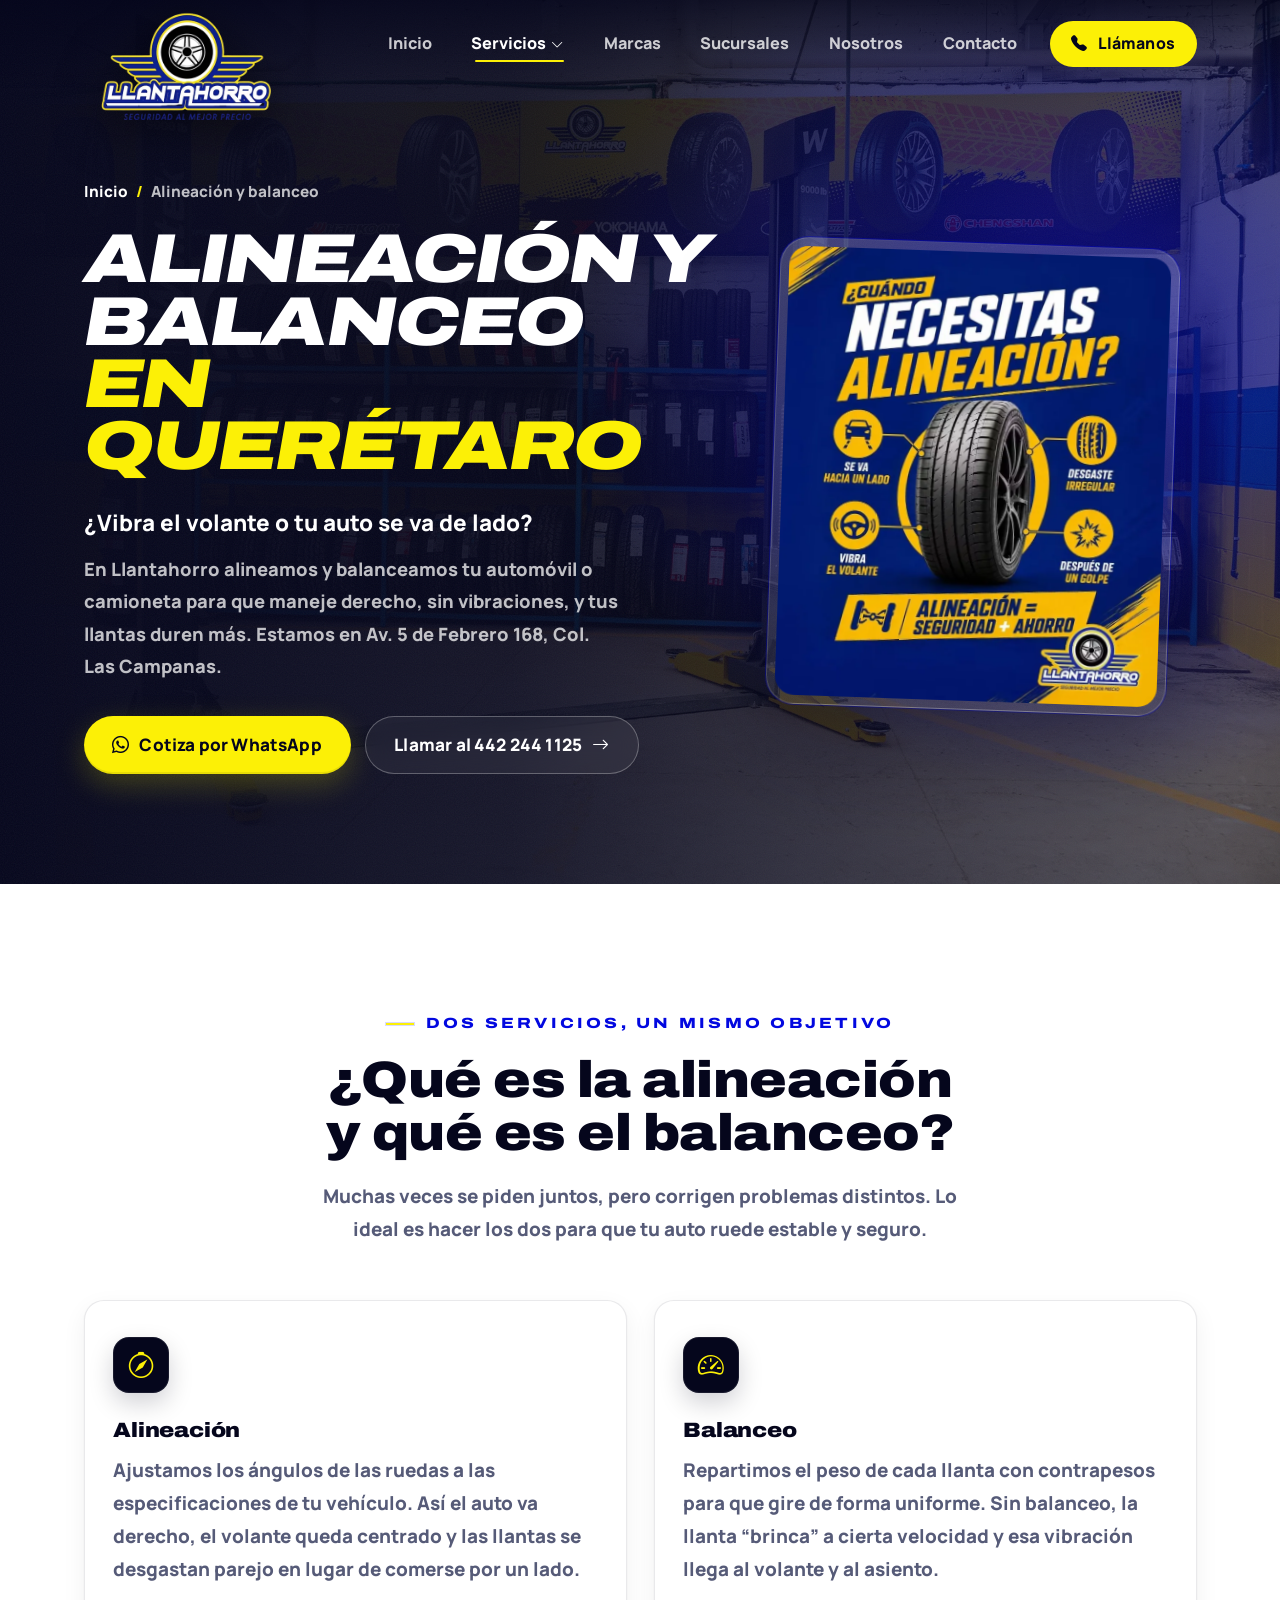
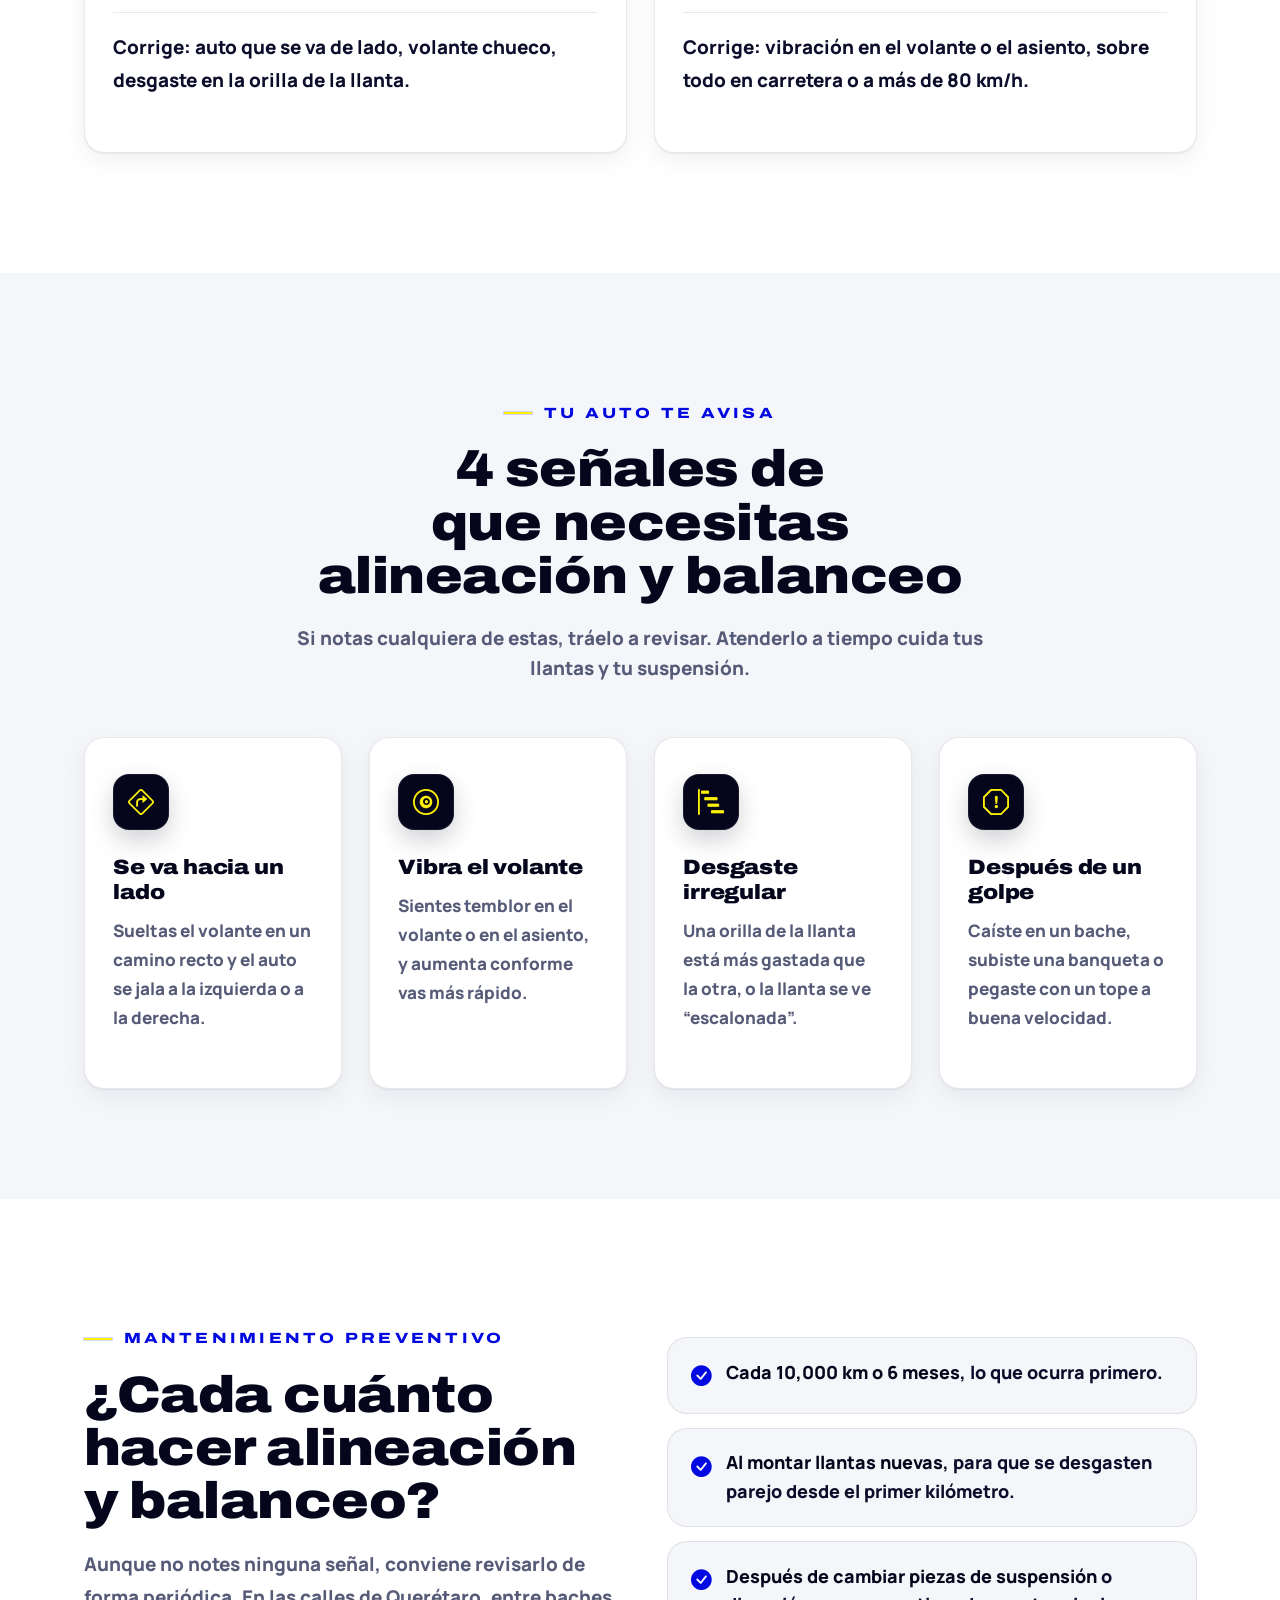
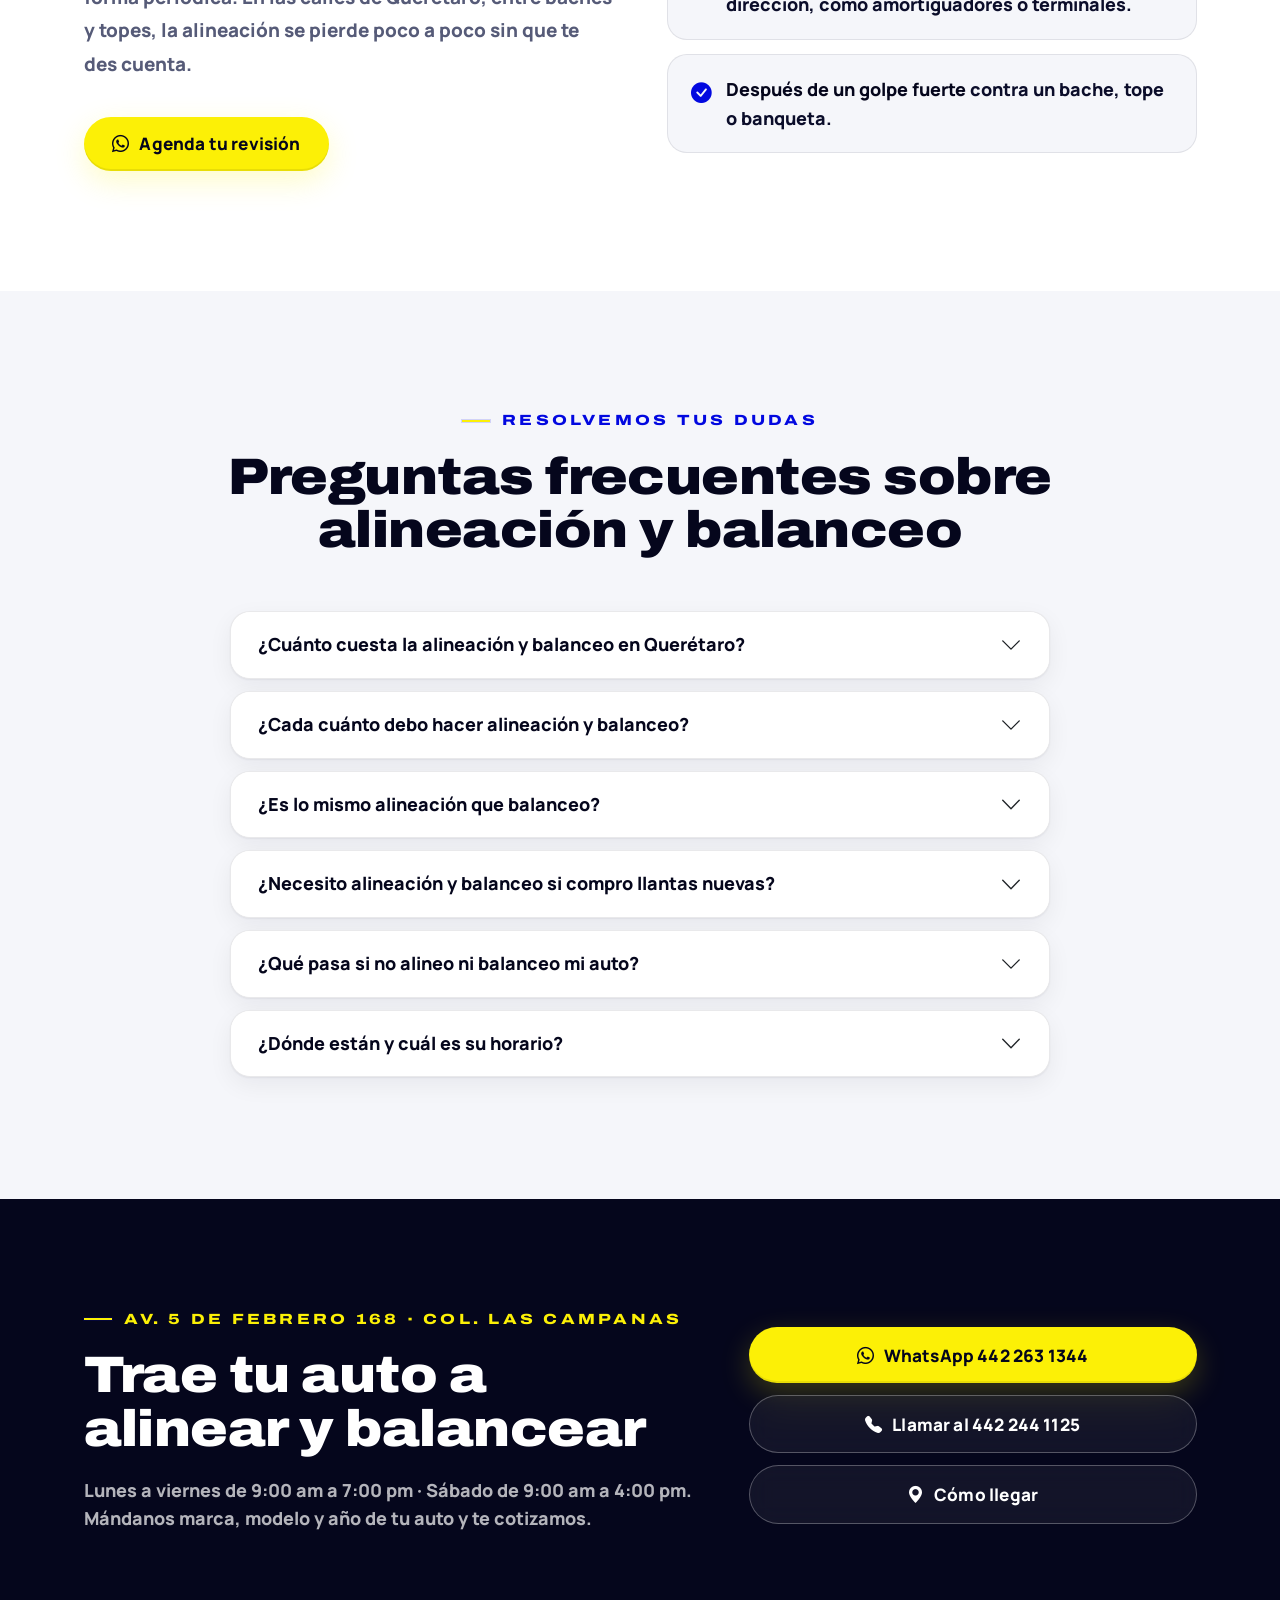
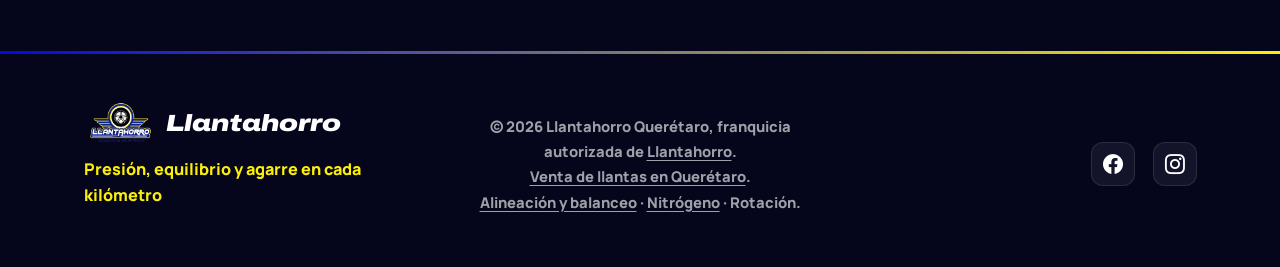
<file: alineacion-y-balanceo-queretaro/index.html>
<!DOCTYPE html>
<html lang="es-MX">

<head>
  <meta charset="UTF-8">
  <meta name="viewport" content="width=device-width, initial-scale=1.0">
  <title>Alineación y balanceo en Querétaro | Llantahorro</title>
  <meta name="description"
    content="Alineación y balanceo en Querétaro, en Av. 5 de Febrero 168, Col. Las Campanas. ¿Vibra el volante o el auto se va de lado? Cotiza por WhatsApp.">
  <meta name="theme-color" content="#05061C">
  <link rel="canonical" href="https://llantahorroqro.com.mx/alineacion-y-balanceo-queretaro/">
  <link rel="icon" type="image/png" sizes="192x192" href="/images/favicon-192.png">
  <link rel="apple-touch-icon" href="/images/apple-touch-icon.png">

  <!-- Vista previa al compartir (WhatsApp, Facebook) -->
  <meta property="og:type" content="website">
  <meta property="og:locale" content="es_MX">
  <meta property="og:site_name" content="Llantahorro Querétaro">
  <meta property="og:title" content="Alineación y balanceo en Querétaro | Llantahorro">
  <meta property="og:description" content="¿Vibra el volante o el auto se va de lado? Alineación y balanceo en Av. 5 de Febrero 168, Col. Las Campanas, Querétaro.">
  <meta property="og:url" content="https://llantahorroqro.com.mx/alineacion-y-balanceo-queretaro/">
  <meta property="og:image" content="https://llantahorroqro.com.mx/images/og-llantahorro.jpg">
  <meta property="og:image:width" content="1200">
  <meta property="og:image:height" content="630">
  <meta property="og:image:alt" content="Logotipo de Llantahorro sobre la sucursal de Querétaro">
  <meta name="twitter:card" content="summary_large_image">

  <!-- Datos del servicio para Google -->
  <script type="application/ld+json">
  {
    "@context": "https://schema.org",
    "@graph": [
      {
        "@type": "Service",
        "@id": "https://llantahorroqro.com.mx/alineacion-y-balanceo-queretaro/#servicio",
        "name": "Alineación y balanceo en Querétaro",
        "serviceType": "Alineación y balanceo",
        "description": "Alineación y balanceo de llantas para automóvil y camioneta en Querétaro.",
        "url": "https://llantahorroqro.com.mx/alineacion-y-balanceo-queretaro/",
        "provider": { "@id": "https://llantahorroqro.com.mx/#negocio" },
        "areaServed": { "@type": "City", "name": "Santiago de Querétaro" }
      },
      {
        "@type": "TireShop",
        "@id": "https://llantahorroqro.com.mx/#negocio",
        "name": "Llantahorro Querétaro",
        "parentOrganization": {
          "@type": "Organization",
          "name": "Llantahorro",
          "url": "https://llantahorro.com/"
        },
        "url": "https://llantahorroqro.com.mx/",
        "telephone": "+52 442 244 1125",
        "image": "https://llantahorroqro.com.mx/images/og-llantahorro.jpg",
        "priceRange": "$$",
        "address": {
          "@type": "PostalAddress",
          "streetAddress": "Av. 5 de Febrero 168, Col. Las Campanas",
          "addressLocality": "Santiago de Querétaro",
          "addressRegion": "Qro.",
          "addressCountry": "MX"
        }
      },
      {
        "@type": "BreadcrumbList",
        "itemListElement": [
          { "@type": "ListItem", "position": 1, "name": "Inicio", "item": "https://llantahorroqro.com.mx/" },
          { "@type": "ListItem", "position": 2, "name": "Alineación y balanceo en Querétaro", "item": "https://llantahorroqro.com.mx/alineacion-y-balanceo-queretaro/" }
        ]
      },
      {
        "@type": "FAQPage",
        "@id": "https://llantahorroqro.com.mx/alineacion-y-balanceo-queretaro/#preguntas",
        "mainEntity": [
          {
            "@type": "Question",
            "name": "¿Cuánto cuesta la alineación y balanceo en Querétaro?",
            "acceptedAnswer": {
              "@type": "Answer",
              "text": "El precio depende del tipo de vehículo y del número de llantas a balancear. Mándanos por WhatsApp al 442 263 1344 la marca, modelo y año de tu auto y te damos el precio exacto."
            }
          },
          {
            "@type": "Question",
            "name": "¿Cada cuánto debo hacer alineación y balanceo?",
            "acceptedAnswer": {
              "@type": "Answer",
              "text": "Como regla general, cada 10,000 km o cada 6 meses. También al montar llantas nuevas, después de cambiar piezas de suspensión o dirección, y después de un golpe fuerte contra un bache o tope."
            }
          },
          {
            "@type": "Question",
            "name": "¿Es lo mismo alineación que balanceo?",
            "acceptedAnswer": {
              "@type": "Answer",
              "text": "No. La alineación ajusta los ángulos de las ruedas para que el auto vaya derecho y las llantas se desgasten parejo. El balanceo reparte el peso de cada llanta con contrapesos para eliminar vibraciones. Se complementan, por eso conviene hacer los dos."
            }
          },
          {
            "@type": "Question",
            "name": "¿Necesito alineación y balanceo si compro llantas nuevas?",
            "acceptedAnswer": {
              "@type": "Answer",
              "text": "Sí. Balancear las llantas nuevas evita vibraciones, y alinear el auto hace que se desgasten parejo desde el primer kilómetro. Así aprovechas al máximo tu inversión."
            }
          },
          {
            "@type": "Question",
            "name": "¿Qué pasa si no alineo ni balanceo mi auto?",
            "acceptedAnswer": {
              "@type": "Answer",
              "text": "Las llantas se desgastan de forma irregular y hay que cambiarlas antes de tiempo. Además el auto pierde estabilidad, puede consumir más combustible y las vibraciones desgastan la suspensión y la dirección."
            }
          },
          {
            "@type": "Question",
            "name": "¿Dónde están y cuál es su horario?",
            "acceptedAnswer": {
              "@type": "Answer",
              "text": "Estamos en Av. 5 de Febrero 168, Col. Las Campanas, Querétaro. Abrimos de lunes a viernes de 9:00 am a 7:00 pm y los sábados de 9:00 am a 4:00 pm. Los domingos está cerrado."
            }
          }
        ]
      }
    ]
  }
  </script>
  <link href="https://cdn.jsdelivr.net/npm/bootstrap@5.3.3/dist/css/bootstrap.min.css" rel="stylesheet">
  <link rel="stylesheet" href="https://cdn.jsdelivr.net/npm/bootstrap-icons@1.11.3/font/bootstrap-icons.css">
  <link rel="preconnect" href="https://fonts.googleapis.com">
  <link rel="preconnect" href="https://fonts.gstatic.com" crossorigin>
  <link href="https://fonts.googleapis.com/css2?family=Archivo:ital,wdth,wght@0,100..125,600..900;1,100..125,600..900&family=Manrope:wght@700;800&display=swap"
    rel="stylesheet">
  <link rel="stylesheet" href="/styles_moderno.css?v=dada095a">
</head>

<body>

  <!-- =============== BARRA DE PROGRESO =============== -->
  <div class="scroll-progress" id="scrollProgress" aria-hidden="true"></div>
  <!-- =============== NAVBAR =============== -->
  <nav class="navbar navbar-expand-lg fixed-top" id="mainNavbar">
    <div class="container">
      <a class="navbar-brand d-flex align-items-center gap-2" href="/">
        <picture>
          <source srcset="/images/logo-footer.webp" type="image/webp">
          <img src="/images/logo-footer.png" alt="Llantahorro — Seguridad al mejor precio" id="navLogo" width="480" height="286" onerror="this.style.display='none'">
        </picture>
      </a>
      <button class="navbar-toggler" type="button" data-bs-toggle="collapse" data-bs-target="#navMenu"
        aria-controls="navMenu" aria-expanded="false" aria-label="Abrir menú">
        <span class="navbar-toggler-icon"></span>
      </button>
      <div class="collapse navbar-collapse" id="navMenu">
        <ul class="navbar-nav ms-auto align-items-lg-center gap-lg-2">
          <li class="nav-item"><a class="nav-link" href="/">Inicio</a></li>
          <li class="nav-item dropdown">
            <a class="nav-link dropdown-toggle active" href="/#servicios" role="button" data-bs-toggle="dropdown" aria-expanded="false">
              Servicios <i class="bi bi-chevron-down nav-chevron" aria-hidden="true"></i>
            </a>
            <ul class="dropdown-menu">
                <li><a class="dropdown-item" href="/#servicios">Todos los servicios</a></li>
                <li><a class="dropdown-item" href="/llantas-queretaro/">Venta de llantas</a></li>
                <li><a class="dropdown-item active" aria-current="page" href="/alineacion-y-balanceo-queretaro/">Alineación y balanceo</a></li>
                <li><a class="dropdown-item" href="/inflado-con-nitrogeno-queretaro/">Inflado con nitrógeno</a></li>
            </ul>
          </li>
          <li class="nav-item"><a class="nav-link" href="/#marcas">Marcas</a></li>
          <li class="nav-item"><a class="nav-link" href="/#sucursales">Sucursales</a></li>
          <li class="nav-item"><a class="nav-link" href="/#nosotros">Nosotros</a></li>
          <li class="nav-item"><a class="nav-link" href="#contacto">Contacto</a></li>
          <li class="nav-item">
            <a class="btn btn-cta ms-lg-2" href="tel:+524422441125"><i class="bi bi-telephone-fill"></i> Llámanos</a>
          </li>
        </ul>
      </div>
    </div>
  </nav>

  <!-- =============== HERO =============== -->
  <section class="hero hero-page">
    <div class="hero-bg"></div>
    <div class="container position-relative">
      <div class="row align-items-center">
        <div class="col-lg-7">

          <nav aria-label="Ruta de navegación">
            <ol class="migas">
              <li><a href="/">Inicio</a></li>
              <li aria-current="page">Alineación y balanceo</li>
            </ol>
          </nav>

          <h1 class="hero-title hero-title-page">
            Alineación y balanceo
            <br>
            <strong>en Querétaro</strong>
          </h1>

          <p class="hero-subtitle">
            ¿Vibra el volante o tu auto se va de lado?
          </p>

          <p class="hero-description">
            En Llantahorro alineamos y balanceamos tu automóvil o camioneta
            para que maneje derecho, sin vibraciones, y tus llantas duren más.
            Estamos en Av. 5 de Febrero 168, Col. Las Campanas.
          </p>

          <div class="hero-buttons">
            <a href="https://wa.me/524422631344?text=Hola%2C%20quiero%20cotizar%20alineaci%C3%B3n%20y%20balanceo.%20Mi%20auto%20es%3A%20" target="_blank" rel="noopener" class="btn-main">
              <i class="bi bi-whatsapp"></i>
              Cotiza por WhatsApp
            </a>

            <a href="tel:+524422441125" class="btn-secondary">
              Llamar al 442 244 1125
              <i class="bi bi-arrow-right"></i>
            </a>
          </div>

        </div>
        <div class="col-lg-5">

          <div class="hero-product">

            <div class="hero-circle"></div>

            <picture>
              <source srcset="/images/alineacion-queretaro.webp" type="image/webp">
              <img src="/images/alineacion-queretaro.jpg" alt="¿Cuándo necesitas alineación? Si el auto se va hacia un lado, vibra el volante, hay desgaste irregular o después de un golpe" class="hero-tire" width="800" height="941" fetchpriority="high">
            </picture>

          </div>

        </div>
      </div>
    </div>
  </section>

  <!-- =========================================
     DIFERENCIA ENTRE ALINEACIÓN Y BALANCEO
     ========================================= -->

  <section class="section-nosotros">

    <div class="container">

      <div class="text-center mb-5" data-reveal="up">

        <div class="eyebrow">
          DOS SERVICIOS, UN MISMO OBJETIVO
        </div>

        <h2 class="section-title">
          ¿Qué es la alineación y qué es el balanceo?
        </h2>

        <p class="section-description">
          Muchas veces se piden juntos, pero corrigen problemas distintos.
          Lo ideal es hacer los dos para que tu auto ruede estable y seguro.
        </p>

      </div>

      <div class="row g-4">

        <div class="col-md-6" data-reveal="up" data-delay="0">
          <div class="servicio-card">
            <div class="servicio-icono">
              <i class="bi bi-compass"></i>
            </div>
            <h3>Alineación</h3>
            <p>
              Ajustamos los ángulos de las ruedas a las especificaciones
              de tu vehículo. Así el auto va derecho, el volante queda
              centrado y las llantas se desgastan parejo en lugar de
              comerse por un lado.
            </p>
            <p class="servicio-corrige">
              <strong>Corrige:</strong> auto que se va de lado, volante chueco,
              desgaste en la orilla de la llanta.
            </p>
          </div>
        </div>

        <div class="col-md-6" data-reveal="up" data-delay="100">
          <div class="servicio-card">
            <div class="servicio-icono">
              <i class="bi bi-speedometer2"></i>
            </div>
            <h3>Balanceo</h3>
            <p>
              Repartimos el peso de cada llanta con contrapesos para que
              gire de forma uniforme. Sin balanceo, la llanta “brinca” a
              cierta velocidad y esa vibración llega al volante y al asiento.
            </p>
            <p class="servicio-corrige">
              <strong>Corrige:</strong> vibración en el volante o el asiento,
              sobre todo en carretera o a más de 80 km/h.
            </p>
          </div>
        </div>

      </div>

    </div>

  </section>

  <!-- =========================================
     SEÑALES
     ========================================= -->

  <section class="section-servicios">

    <div class="container">

      <div class="text-center mb-5" data-reveal="up">

        <div class="eyebrow">
          TU AUTO TE AVISA
        </div>

        <h2 class="section-title">
          4 señales de que necesitas alineación y balanceo
        </h2>

        <p class="section-description">
          Si notas cualquiera de estas, tráelo a revisar.
          Atenderlo a tiempo cuida tus llantas y tu suspensión.
        </p>

      </div>

      <div class="row g-4">

        <div class="col-md-6 col-lg-3" data-reveal="up" data-delay="0">
          <div class="servicio-card">
            <div class="servicio-icono">
              <i class="bi bi-sign-turn-right"></i>
            </div>
            <h3>Se va hacia un lado</h3>
            <p>
              Sueltas el volante en un camino recto y el auto
              se jala a la izquierda o a la derecha.
            </p>
          </div>
        </div>

        <div class="col-md-6 col-lg-3" data-reveal="up" data-delay="100">
          <div class="servicio-card">
            <div class="servicio-icono">
              <i class="bi bi-vinyl"></i>
            </div>
            <h3>Vibra el volante</h3>
            <p>
              Sientes temblor en el volante o en el asiento,
              y aumenta conforme vas más rápido.
            </p>
          </div>
        </div>

        <div class="col-md-6 col-lg-3" data-reveal="up" data-delay="200">
          <div class="servicio-card">
            <div class="servicio-icono">
              <i class="bi bi-bar-chart-steps"></i>
            </div>
            <h3>Desgaste irregular</h3>
            <p>
              Una orilla de la llanta está más gastada que la otra,
              o la llanta se ve “escalonada”.
            </p>
          </div>
        </div>

        <div class="col-md-6 col-lg-3" data-reveal="up" data-delay="300">
          <div class="servicio-card">
            <div class="servicio-icono">
              <i class="bi bi-exclamation-octagon"></i>
            </div>
            <h3>Después de un golpe</h3>
            <p>
              Caíste en un bache, subiste una banqueta o pegaste
              con un tope a buena velocidad.
            </p>
          </div>
        </div>

      </div>

    </div>

  </section>

  <!-- =========================================
     CUÁNDO HACERLO
     ========================================= -->

  <section class="section-nosotros">

    <div class="container">

      <div class="row align-items-center g-5">

        <div class="col-lg-6" data-reveal="left">

          <div class="eyebrow">
            MANTENIMIENTO PREVENTIVO
          </div>

          <h2 class="section-title">
            ¿Cada cuánto hacer alineación y balanceo?
          </h2>

          <p>
            Aunque no notes ninguna señal, conviene revisarlo de forma
            periódica. En las calles de Querétaro, entre baches y topes,
            la alineación se pierde poco a poco sin que te des cuenta.
          </p>

          <a href="https://wa.me/524422631344?text=Hola%2C%20quiero%20cotizar%20alineaci%C3%B3n%20y%20balanceo.%20Mi%20auto%20es%3A%20" target="_blank" rel="noopener" class="btn btn-cta mt-3">
            <i class="bi bi-whatsapp"></i>
            Agenda tu revisión
          </a>

        </div>

        <div class="col-lg-6" data-reveal="right">

          <ul class="cuando-lista">
            <li>
              <i class="bi bi-check-circle-fill"></i>
              <span><strong>Cada 10,000 km o 6 meses</strong>, lo que ocurra primero.</span>
            </li>
            <li>
              <i class="bi bi-check-circle-fill"></i>
              <span><strong>Al montar llantas nuevas</strong>, para que se desgasten parejo desde el primer kilómetro.</span>
            </li>
            <li>
              <i class="bi bi-check-circle-fill"></i>
              <span><strong>Después de cambiar piezas de suspensión</strong> o dirección, como amortiguadores o terminales.</span>
            </li>
            <li>
              <i class="bi bi-check-circle-fill"></i>
              <span><strong>Después de un golpe fuerte</strong> contra un bache, tope o banqueta.</span>
            </li>
          </ul>

        </div>

      </div>

    </div>

  </section>

  <!-- =========================================
     PREGUNTAS FRECUENTES
     ========================================= -->

  <section id="preguntas" class="section-faq">

    <div class="container">

      <div class="text-center mb-5" data-reveal="up">

        <div class="eyebrow">
          RESOLVEMOS TUS DUDAS
        </div>

        <h2 class="section-title">
          Preguntas frecuentes sobre alineación y balanceo
        </h2>

      </div>

      <div class="accordion faq-lista" id="faqLista" data-reveal="up">

        <div class="accordion-item">
          <h3 class="accordion-header">
            <button class="accordion-button collapsed" type="button" data-bs-toggle="collapse"
              data-bs-target="#faq1" aria-expanded="false" aria-controls="faq1">
              ¿Cuánto cuesta la alineación y balanceo en Querétaro?
            </button>
          </h3>
          <div id="faq1" class="accordion-collapse collapse" data-bs-parent="#faqLista">
            <div class="accordion-body">
              El precio depende del tipo de vehículo y del número de llantas a balancear. Mándanos por WhatsApp al 442 263 1344 la marca, modelo y año de tu auto y te damos el precio exacto.
            </div>
          </div>
        </div>
        <div class="accordion-item">
          <h3 class="accordion-header">
            <button class="accordion-button collapsed" type="button" data-bs-toggle="collapse"
              data-bs-target="#faq2" aria-expanded="false" aria-controls="faq2">
              ¿Cada cuánto debo hacer alineación y balanceo?
            </button>
          </h3>
          <div id="faq2" class="accordion-collapse collapse" data-bs-parent="#faqLista">
            <div class="accordion-body">
              Como regla general, cada 10,000 km o cada 6 meses. También al montar llantas nuevas, después de cambiar piezas de suspensión o dirección, y después de un golpe fuerte contra un bache o tope.
            </div>
          </div>
        </div>
        <div class="accordion-item">
          <h3 class="accordion-header">
            <button class="accordion-button collapsed" type="button" data-bs-toggle="collapse"
              data-bs-target="#faq3" aria-expanded="false" aria-controls="faq3">
              ¿Es lo mismo alineación que balanceo?
            </button>
          </h3>
          <div id="faq3" class="accordion-collapse collapse" data-bs-parent="#faqLista">
            <div class="accordion-body">
              No. La alineación ajusta los ángulos de las ruedas para que el auto vaya derecho y las llantas se desgasten parejo. El balanceo reparte el peso de cada llanta con contrapesos para eliminar vibraciones. Se complementan, por eso conviene hacer los dos.
            </div>
          </div>
        </div>
        <div class="accordion-item">
          <h3 class="accordion-header">
            <button class="accordion-button collapsed" type="button" data-bs-toggle="collapse"
              data-bs-target="#faq4" aria-expanded="false" aria-controls="faq4">
              ¿Necesito alineación y balanceo si compro llantas nuevas?
            </button>
          </h3>
          <div id="faq4" class="accordion-collapse collapse" data-bs-parent="#faqLista">
            <div class="accordion-body">
              Sí. Balancear las llantas nuevas evita vibraciones, y alinear el auto hace que se desgasten parejo desde el primer kilómetro. Así aprovechas al máximo tu inversión.
            </div>
          </div>
        </div>
        <div class="accordion-item">
          <h3 class="accordion-header">
            <button class="accordion-button collapsed" type="button" data-bs-toggle="collapse"
              data-bs-target="#faq5" aria-expanded="false" aria-controls="faq5">
              ¿Qué pasa si no alineo ni balanceo mi auto?
            </button>
          </h3>
          <div id="faq5" class="accordion-collapse collapse" data-bs-parent="#faqLista">
            <div class="accordion-body">
              Las llantas se desgastan de forma irregular y hay que cambiarlas antes de tiempo. Además el auto pierde estabilidad, puede consumir más combustible y las vibraciones desgastan la suspensión y la dirección.
            </div>
          </div>
        </div>
        <div class="accordion-item">
          <h3 class="accordion-header">
            <button class="accordion-button collapsed" type="button" data-bs-toggle="collapse"
              data-bs-target="#faq6" aria-expanded="false" aria-controls="faq6">
              ¿Dónde están y cuál es su horario?
            </button>
          </h3>
          <div id="faq6" class="accordion-collapse collapse" data-bs-parent="#faqLista">
            <div class="accordion-body">
              Estamos en Av. 5 de Febrero 168, Col. Las Campanas, Querétaro. Abrimos de lunes a viernes de 9:00 am a 7:00 pm y los sábados de 9:00 am a 4:00 pm. Los domingos está cerrado.
            </div>
          </div>
        </div>

      </div>

    </div>

  </section>

  <!-- =========================================
     CONTACTO
     ========================================= -->

  <section id="contacto" class="cta-band">

    <div class="container">

      <div class="row align-items-center g-4">

        <div class="col-lg-7" data-reveal="left">

          <div class="eyebrow">
            AV. 5 DE FEBRERO 168 · COL. LAS CAMPANAS
          </div>

          <h2 class="section-title section-title-light">
            Trae tu auto a alinear y balancear
          </h2>

          <p class="section-description-light">
            Lunes a viernes de 9:00 am a 7:00 pm · Sábado de 9:00 am a 4:00 pm.
            Mándanos marca, modelo y año de tu auto y te cotizamos.
          </p>

        </div>

        <div class="col-lg-5" data-reveal="right">

          <div class="cta-band-botones">
            <a href="https://wa.me/524422631344?text=Hola%2C%20quiero%20cotizar%20alineaci%C3%B3n%20y%20balanceo.%20Mi%20auto%20es%3A%20" target="_blank" rel="noopener" class="btn-main">
              <i class="bi bi-whatsapp"></i>
              WhatsApp 442 263 1344
            </a>
            <a href="tel:+524422441125" class="btn-secondary">
              <i class="bi bi-telephone-fill"></i>
              Llamar al 442 244 1125
            </a>
            <a href="https://maps.app.goo.gl/YQYEY5u7Kh3EqXh98" target="_blank" rel="noopener" class="btn-secondary">
              <i class="bi bi-geo-alt-fill"></i>
              Cómo llegar
            </a>
          </div>

        </div>

      </div>

    </div>

  </section>

  <!-- =============== FOOTER =============== -->
  <footer class="footer">
    <div class="footer-tread" aria-hidden="true"></div>
    <div class="container" data-reveal="up">
      <div class="row gy-4 align-items-center">
        <div class="col-md-4">
          <div class="d-flex align-items-center gap-2">
            <picture>
              <source srcset="/images/logo-footer.webp" type="image/webp">
              <img src="/images/logo-footer.png" alt="Logotipo de Llantahorro" class="footer-logo" width="480" height="286" loading="lazy" onerror="this.style.display='none'">
            </picture>
            <span class="brand-word footer-brand">Llantahorro</span>
          </div>
          <p class="footer-slogan">Presión, equilibrio y agarre en cada kilómetro</p>
        </div>

        <div class="col-md-4 text-md-center">
          <p class="footer-copy mb-0">
            &copy; <span id="anioActual"></span> Llantahorro Querétaro, franquicia autorizada de <a href="https://llantahorro.com/" target="_blank" rel="noopener">Llantahorro</a>.<br>
            <a href="/llantas-queretaro/">Venta de llantas en Querétaro</a>.<br>
            <a href="/alineacion-y-balanceo-queretaro/">Alineación y balanceo</a> · <a href="/inflado-con-nitrogeno-queretaro/">Nitrógeno</a> · Rotación.
          </p>
        </div>

        <div class="col-md-4 d-flex justify-content-md-end gap-3">
          <a href="https://www.facebook.com/share/1Gv1kbUiUR/" target="_blank" rel="noopener" class="social-btn"
            aria-label="Facebook">
            <i class="bi bi-facebook"></i>
          </a>
          <a href="https://www.instagram.com/llantahorro.queretaro?igsh=MXM3aTI0dnF6azNtbg==" target="_blank"
            rel="noopener" class="social-btn" aria-label="Instagram">
            <i class="bi bi-instagram"></i>
          </a>
        </div>
      </div>
    </div>
  </footer>

  <!-- =============== BOTÓN VOLVER ARRIBA =============== -->
  <button class="back-to-top" id="backToTop" aria-label="Volver arriba">
    <i class="bi bi-arrow-up"></i>
  </button>

  <!-- Bootstrap 5 JS -->
  <script src="https://cdn.jsdelivr.net/npm/bootstrap@5.3.3/dist/js/bootstrap.bundle.min.js"></script>
  <script>
  /* ============ AÑO FOOTER ============ */
  document.getElementById('anioActual').textContent = new Date().getFullYear();

  /* ============ NAVBAR SCROLL ============ */
  const nav = document.getElementById('mainNavbar');
  const onScroll = () => nav.classList.toggle('scrolled', window.scrollY > 12);
  window.addEventListener('scroll', onScroll, { passive: true });
  onScroll();

  /* ============ REVEAL AL SCROLL ============ */
  const revealOnScroll = new IntersectionObserver((entries, observer) => {
    entries.forEach(entry => {
      if (!entry.isIntersecting) return;
      entry.target.classList.add('is-revealed');
      observer.unobserve(entry.target);
    });
  }, {
    threshold: 0.12,
    rootMargin: '0px 0px -60px 0px'
  });
  document.querySelectorAll('[data-reveal]').forEach(el => revealOnScroll.observe(el));

  /* ============ BARRA DE PROGRESO Y VOLVER ARRIBA ============ */
  const progressBar = document.getElementById('scrollProgress');
  const backToTop   = document.getElementById('backToTop');
  let rafPendiente = false;

  function enScroll() {
    const scrollY = window.scrollY;
    const docHeight = document.documentElement.scrollHeight - window.innerHeight;
    progressBar.style.width = (docHeight > 0 ? (scrollY / docHeight) * 100 : 0) + '%';
    backToTop.classList.toggle('visible', scrollY > 400);
    rafPendiente = false;
  }

  window.addEventListener('scroll', () => {
    if (!rafPendiente) {
      requestAnimationFrame(enScroll);
      rafPendiente = true;
    }
  }, { passive: true });
  enScroll();

  backToTop.addEventListener('click', () => {
    window.scrollTo({ top: 0, behavior: 'smooth' });
  });

  /* ============ MENÚ MÓVIL ============ */
  document.querySelectorAll('#navMenu .nav-link:not(.dropdown-toggle), #navMenu .dropdown-item').forEach(link => {
    link.addEventListener('click', () => {
      const menu = document.getElementById('navMenu');
      if (menu.classList.contains('show')) {
        bootstrap.Collapse.getOrCreateInstance(menu).hide();
      }
    });
  });
  </script>
</body>

</html>
</file>
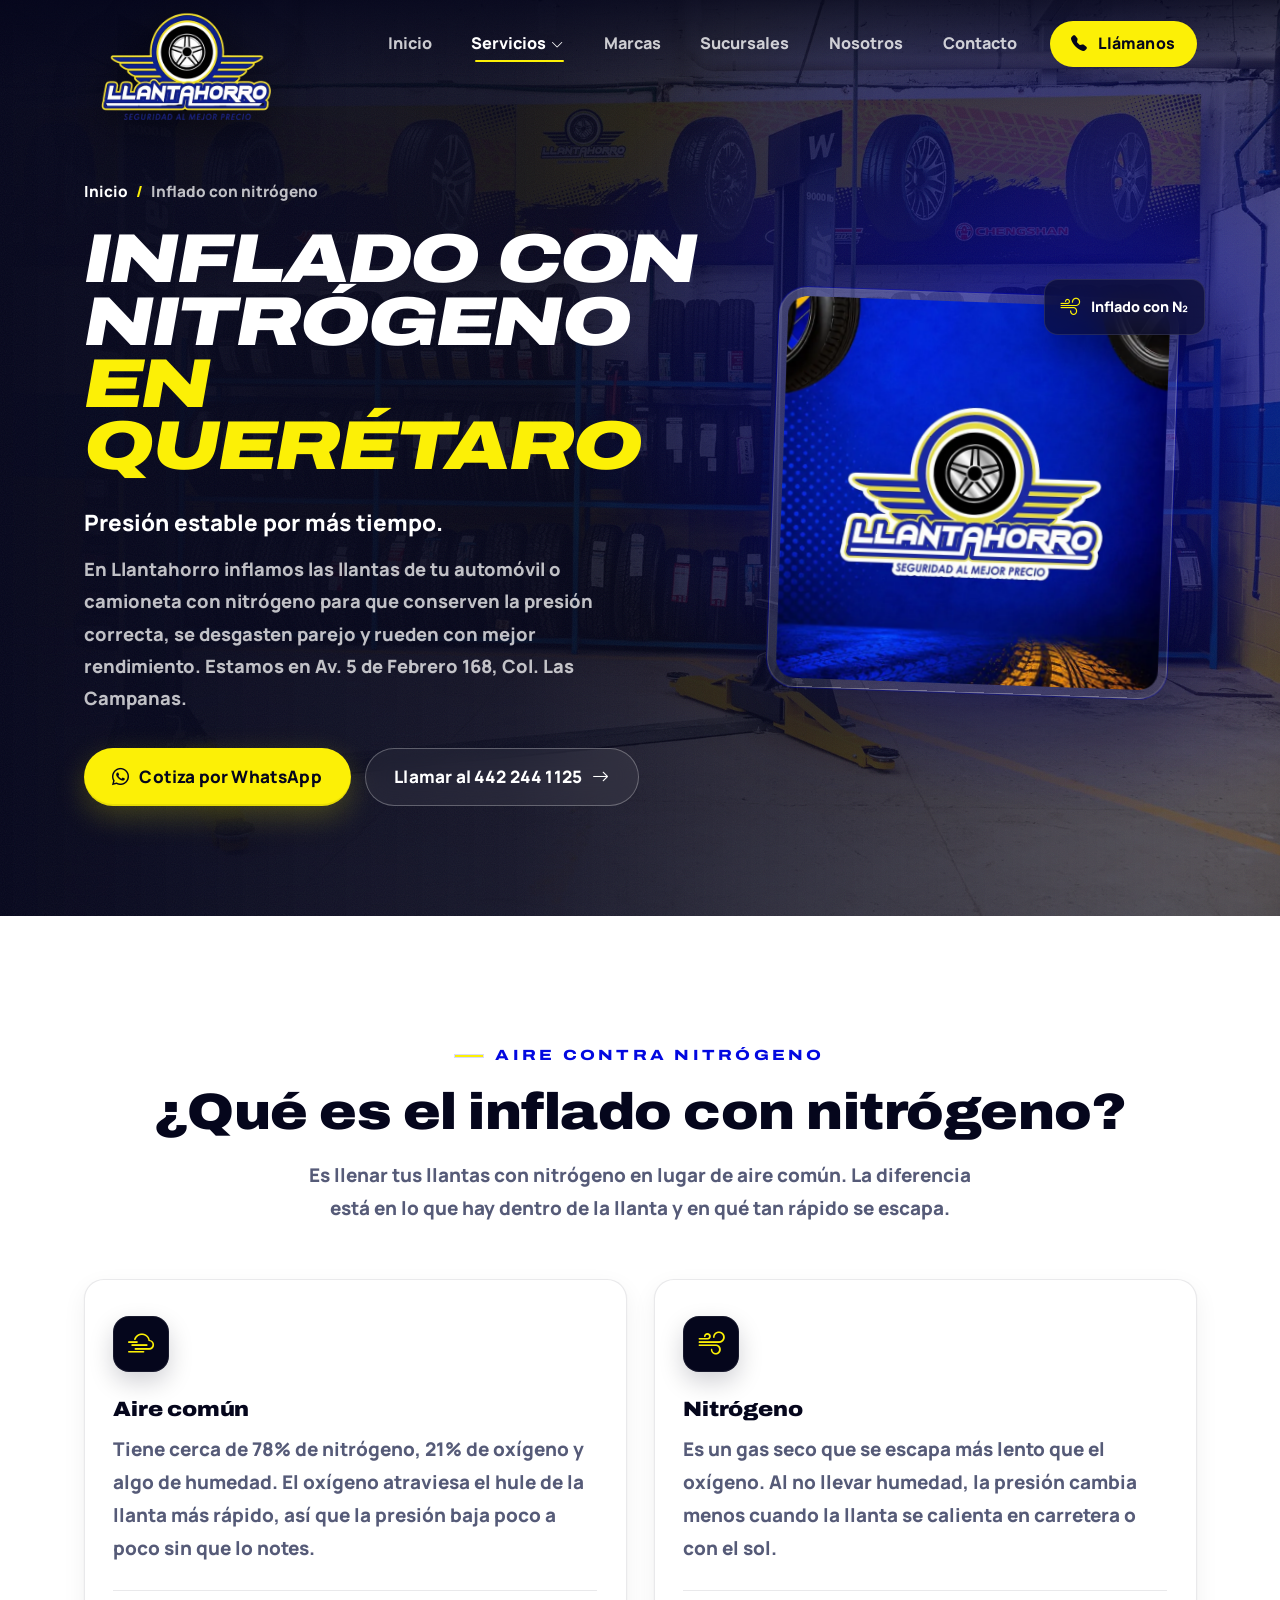
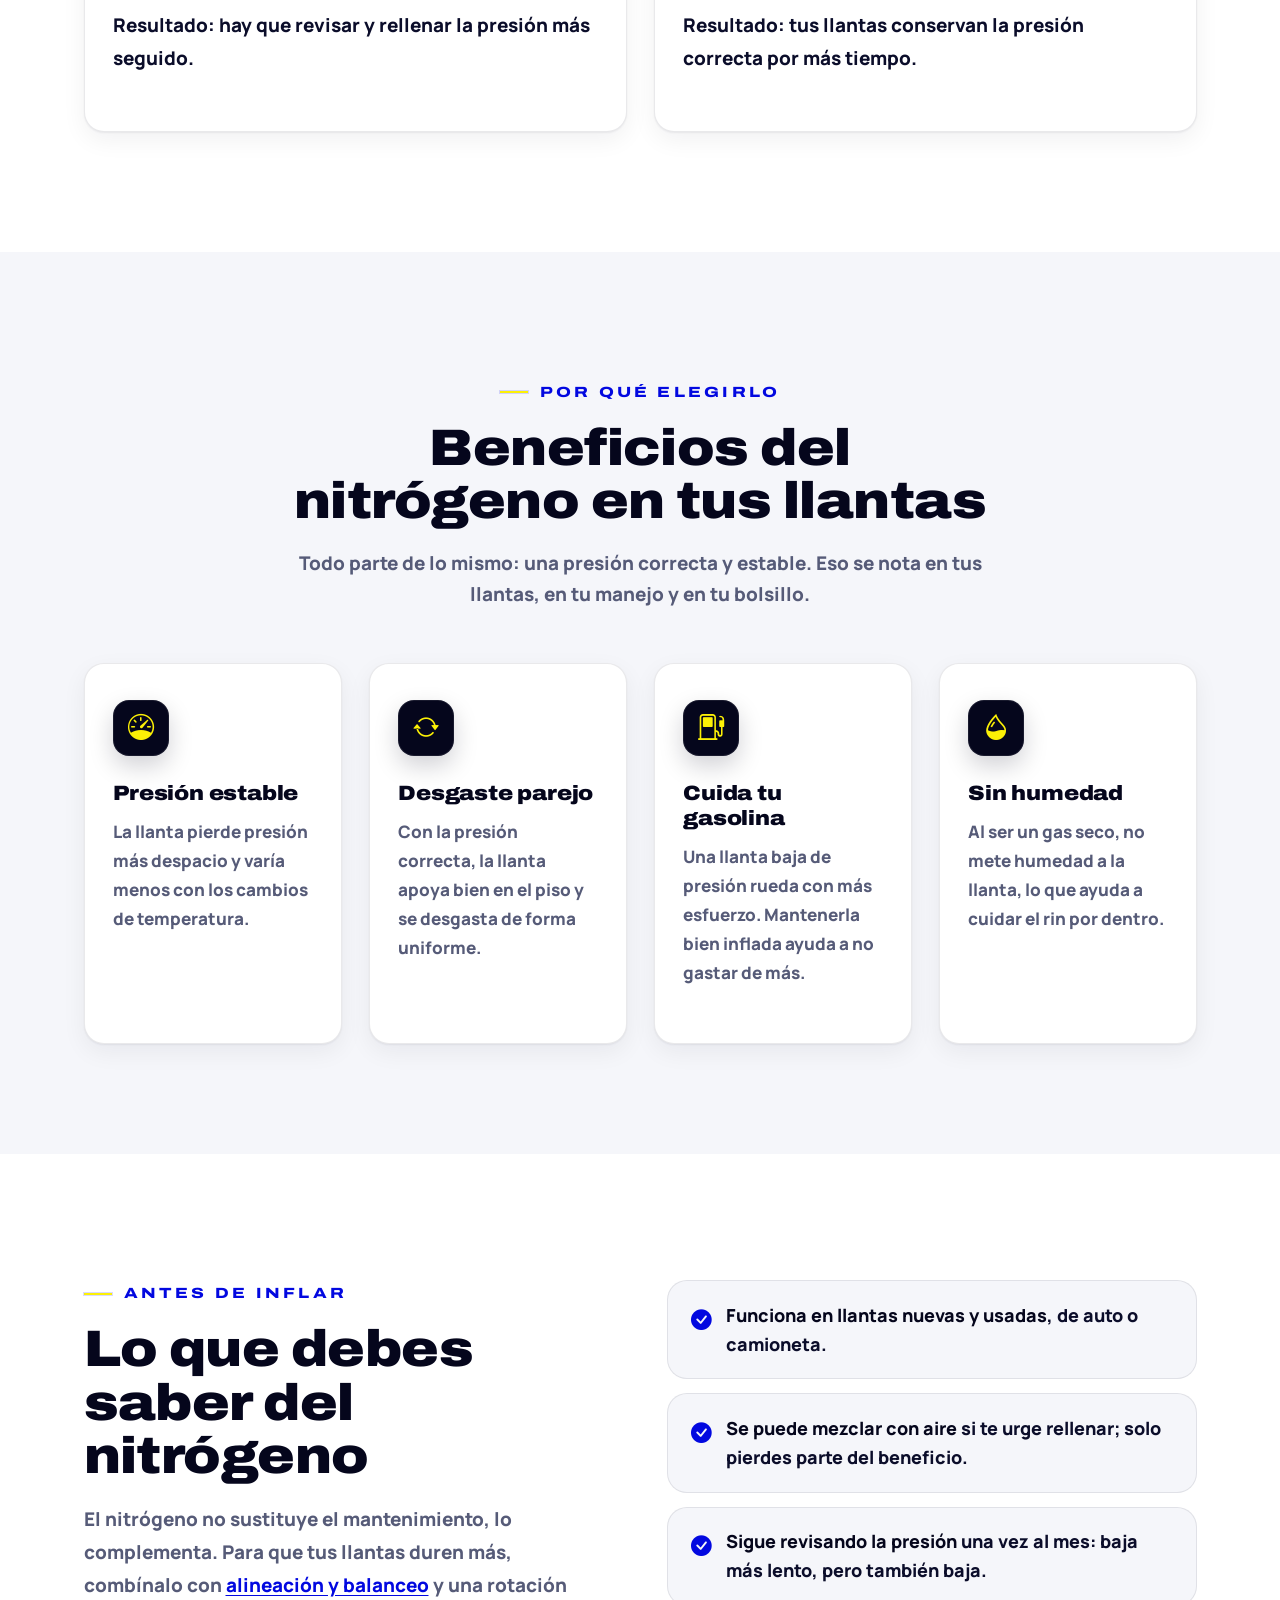
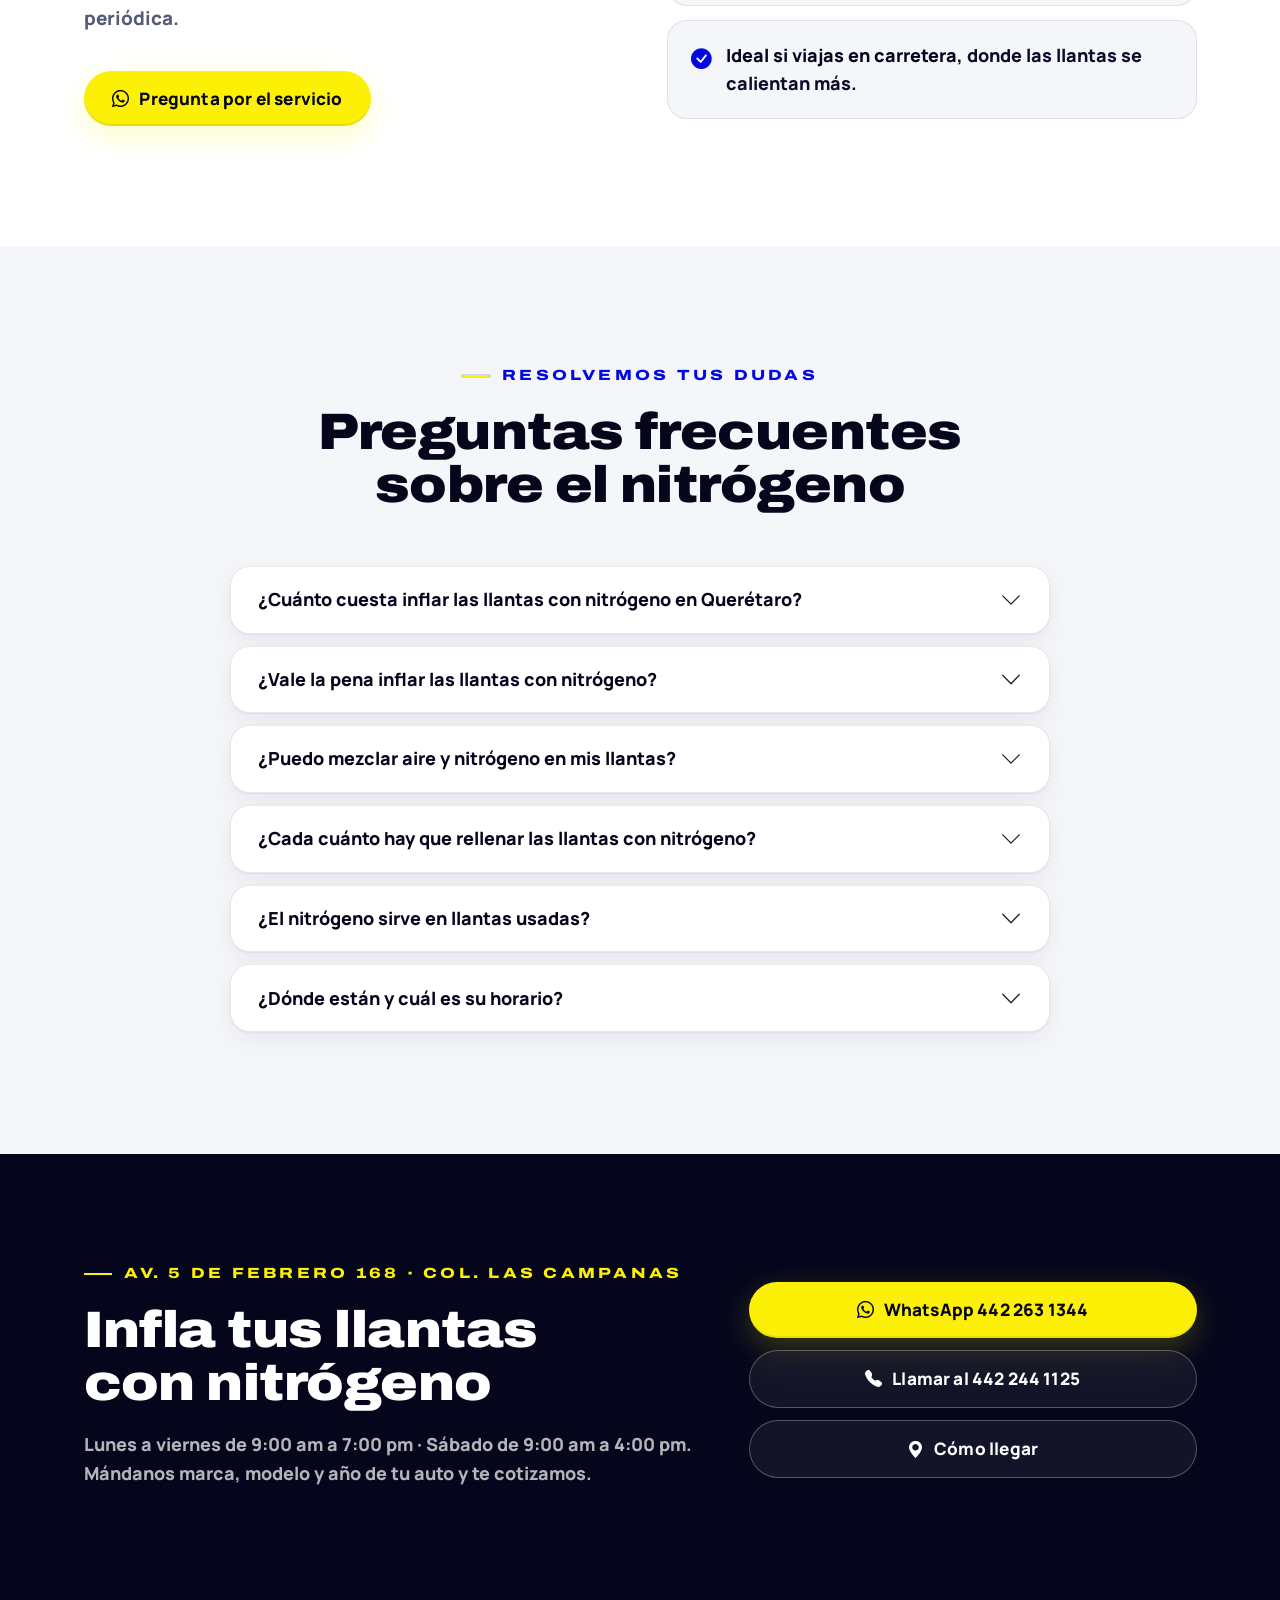
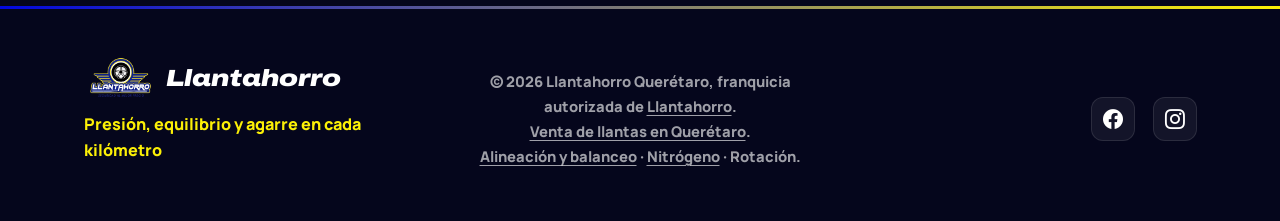
<file: inflado-con-nitrogeno-queretaro/index.html>
<!DOCTYPE html>
<html lang="es-MX">

<head>
  <meta charset="UTF-8">
  <meta name="viewport" content="width=device-width, initial-scale=1.0">
  <title>Inflado con nitrógeno en Querétaro | Llantahorro</title>
  <meta name="description"
    content="Inflado de llantas con nitrógeno en Querétaro: presión estable por más tiempo y desgaste parejo. Av. 5 de Febrero 168, Col. Las Campanas. Cotiza por WhatsApp.">
  <meta name="theme-color" content="#05061C">
  <link rel="canonical" href="https://llantahorroqro.com.mx/inflado-con-nitrogeno-queretaro/">
  <link rel="icon" type="image/png" sizes="192x192" href="/images/favicon-192.png">
  <link rel="apple-touch-icon" href="/images/apple-touch-icon.png">

  <!-- Vista previa al compartir (WhatsApp, Facebook) -->
  <meta property="og:type" content="website">
  <meta property="og:locale" content="es_MX">
  <meta property="og:site_name" content="Llantahorro Querétaro">
  <meta property="og:title" content="Inflado con nitrógeno en Querétaro | Llantahorro">
  <meta property="og:description" content="Presión estable por más tiempo y desgaste parejo. Inflado con nitrógeno en Av. 5 de Febrero 168, Col. Las Campanas, Querétaro.">
  <meta property="og:url" content="https://llantahorroqro.com.mx/inflado-con-nitrogeno-queretaro/">
  <meta property="og:image" content="https://llantahorroqro.com.mx/images/og-llantahorro.jpg">
  <meta property="og:image:width" content="1200">
  <meta property="og:image:height" content="630">
  <meta property="og:image:alt" content="Logotipo de Llantahorro sobre la sucursal de Querétaro">
  <meta name="twitter:card" content="summary_large_image">

  <!-- Datos del servicio para Google -->
  <script type="application/ld+json">
  {
    "@context": "https://schema.org",
    "@graph": [
      {
        "@type": "Service",
        "@id": "https://llantahorroqro.com.mx/inflado-con-nitrogeno-queretaro/#servicio",
        "name": "Inflado con nitrógeno en Querétaro",
        "serviceType": "Inflado de llantas con nitrógeno",
        "description": "Inflado de llantas con nitrógeno para automóvil y camioneta en Querétaro.",
        "url": "https://llantahorroqro.com.mx/inflado-con-nitrogeno-queretaro/",
        "provider": { "@id": "https://llantahorroqro.com.mx/#negocio" },
        "areaServed": { "@type": "City", "name": "Santiago de Querétaro" }
      },
      {
        "@type": "TireShop",
        "@id": "https://llantahorroqro.com.mx/#negocio",
        "name": "Llantahorro Querétaro",
        "parentOrganization": {
          "@type": "Organization",
          "name": "Llantahorro",
          "url": "https://llantahorro.com/"
        },
        "url": "https://llantahorroqro.com.mx/",
        "telephone": "+52 442 244 1125",
        "image": "https://llantahorroqro.com.mx/images/og-llantahorro.jpg",
        "priceRange": "$$",
        "address": {
          "@type": "PostalAddress",
          "streetAddress": "Av. 5 de Febrero 168, Col. Las Campanas",
          "addressLocality": "Santiago de Querétaro",
          "addressRegion": "Qro.",
          "addressCountry": "MX"
        }
      },
      {
        "@type": "BreadcrumbList",
        "itemListElement": [
          { "@type": "ListItem", "position": 1, "name": "Inicio", "item": "https://llantahorroqro.com.mx/" },
          { "@type": "ListItem", "position": 2, "name": "Inflado con nitrógeno en Querétaro", "item": "https://llantahorroqro.com.mx/inflado-con-nitrogeno-queretaro/" }
        ]
      },
      {
        "@type": "FAQPage",
        "@id": "https://llantahorroqro.com.mx/inflado-con-nitrogeno-queretaro/#preguntas",
        "mainEntity": [
          {
            "@type": "Question",
            "name": "¿Cuánto cuesta inflar las llantas con nitrógeno en Querétaro?",
            "acceptedAnswer": {
              "@type": "Answer",
              "text": "El precio depende de tu vehículo y de cuántas llantas quieras inflar. Mándanos por WhatsApp al 442 263 1344 la marca, modelo y año de tu auto y te damos el precio exacto."
            }
          },
          {
            "@type": "Question",
            "name": "¿Vale la pena inflar las llantas con nitrógeno?",
            "acceptedAnswer": {
              "@type": "Answer",
              "text": "Si quieres que tus llantas mantengan la presión correcta por más tiempo, sí. El nitrógeno se escapa más lento que el aire y varía menos con el calor, lo que ayuda a un desgaste parejo y a no gastar gasolina de más. Aun así, conviene revisar la presión una vez al mes."
            }
          },
          {
            "@type": "Question",
            "name": "¿Puedo mezclar aire y nitrógeno en mis llantas?",
            "acceptedAnswer": {
              "@type": "Answer",
              "text": "Sí, no es peligroso. Si te urge rellenar y solo tienes aire a la mano, hazlo. Solo pierdes parte del beneficio, y puedes volver a inflar con nitrógeno en tu siguiente visita."
            }
          },
          {
            "@type": "Question",
            "name": "¿Cada cuánto hay que rellenar las llantas con nitrógeno?",
            "acceptedAnswer": {
              "@type": "Answer",
              "text": "La presión baja más lento que con aire, pero también baja. Revísala una vez al mes y antes de salir a carretera, y rellena cuando esté por debajo de lo que indica la etiqueta en el marco de la puerta del conductor."
            }
          },
          {
            "@type": "Question",
            "name": "¿El nitrógeno sirve en llantas usadas?",
            "acceptedAnswer": {
              "@type": "Answer",
              "text": "Sí. Funciona en llantas nuevas y usadas, de automóvil o camioneta."
            }
          },
          {
            "@type": "Question",
            "name": "¿Dónde están y cuál es su horario?",
            "acceptedAnswer": {
              "@type": "Answer",
              "text": "Estamos en Av. 5 de Febrero 168, Col. Las Campanas, Querétaro. Abrimos de lunes a viernes de 9:00 am a 7:00 pm y los sábados de 9:00 am a 4:00 pm. Los domingos está cerrado."
            }
          }
        ]
      }
    ]
  }
  </script>
  <link href="https://cdn.jsdelivr.net/npm/bootstrap@5.3.3/dist/css/bootstrap.min.css" rel="stylesheet">
  <link rel="stylesheet" href="https://cdn.jsdelivr.net/npm/bootstrap-icons@1.11.3/font/bootstrap-icons.css">
  <link rel="preconnect" href="https://fonts.googleapis.com">
  <link rel="preconnect" href="https://fonts.gstatic.com" crossorigin>
  <link href="https://fonts.googleapis.com/css2?family=Archivo:ital,wdth,wght@0,100..125,600..900;1,100..125,600..900&family=Manrope:wght@700;800&display=swap"
    rel="stylesheet">
  <link rel="stylesheet" href="/styles_moderno.css?v=dada095a">
</head>

<body>

  <!-- =============== BARRA DE PROGRESO =============== -->
  <div class="scroll-progress" id="scrollProgress" aria-hidden="true"></div>
  <!-- =============== NAVBAR =============== -->
  <nav class="navbar navbar-expand-lg fixed-top" id="mainNavbar">
    <div class="container">
      <a class="navbar-brand d-flex align-items-center gap-2" href="/">
        <picture>
          <source srcset="/images/logo-footer.webp" type="image/webp">
          <img src="/images/logo-footer.png" alt="Llantahorro — Seguridad al mejor precio" id="navLogo" width="480" height="286" onerror="this.style.display='none'">
        </picture>
      </a>
      <button class="navbar-toggler" type="button" data-bs-toggle="collapse" data-bs-target="#navMenu"
        aria-controls="navMenu" aria-expanded="false" aria-label="Abrir menú">
        <span class="navbar-toggler-icon"></span>
      </button>
      <div class="collapse navbar-collapse" id="navMenu">
        <ul class="navbar-nav ms-auto align-items-lg-center gap-lg-2">
          <li class="nav-item"><a class="nav-link" href="/">Inicio</a></li>
          <li class="nav-item dropdown">
            <a class="nav-link dropdown-toggle active" href="/#servicios" role="button" data-bs-toggle="dropdown" aria-expanded="false">
              Servicios <i class="bi bi-chevron-down nav-chevron" aria-hidden="true"></i>
            </a>
            <ul class="dropdown-menu">
                <li><a class="dropdown-item" href="/#servicios">Todos los servicios</a></li>
                <li><a class="dropdown-item" href="/llantas-queretaro/">Venta de llantas</a></li>
                <li><a class="dropdown-item" href="/alineacion-y-balanceo-queretaro/">Alineación y balanceo</a></li>
                <li><a class="dropdown-item active" aria-current="page" href="/inflado-con-nitrogeno-queretaro/">Inflado con nitrógeno</a></li>
            </ul>
          </li>
          <li class="nav-item"><a class="nav-link" href="/#marcas">Marcas</a></li>
          <li class="nav-item"><a class="nav-link" href="/#sucursales">Sucursales</a></li>
          <li class="nav-item"><a class="nav-link" href="/#nosotros">Nosotros</a></li>
          <li class="nav-item"><a class="nav-link" href="#contacto">Contacto</a></li>
          <li class="nav-item">
            <a class="btn btn-cta ms-lg-2" href="tel:+524422441125"><i class="bi bi-telephone-fill"></i> Llámanos</a>
          </li>
        </ul>
      </div>
    </div>
  </nav>

  <!-- =============== HERO =============== -->
  <section class="hero hero-page">
    <div class="hero-bg"></div>
    <div class="container position-relative">
      <div class="row align-items-center">
        <div class="col-lg-7">

          <nav aria-label="Ruta de navegación">
            <ol class="migas">
              <li><a href="/">Inicio</a></li>
              <li aria-current="page">Inflado con nitrógeno</li>
            </ol>
          </nav>

          <h1 class="hero-title hero-title-page">
            Inflado con nitrógeno
            <br>
            <strong>en Querétaro</strong>
          </h1>

          <p class="hero-subtitle">
            Presión estable por más tiempo.
          </p>

          <p class="hero-description">
            En Llantahorro inflamos las llantas de tu automóvil o camioneta
            con nitrógeno para que conserven la presión correcta, se desgasten
            parejo y rueden con mejor rendimiento.
            Estamos en Av. 5 de Febrero 168, Col. Las Campanas.
          </p>

          <div class="hero-buttons">
            <a href="https://wa.me/524422631344?text=Hola%2C%20quiero%20inflar%20mis%20llantas%20con%20nitr%C3%B3geno.%20Mi%20auto%20es%3A%20" target="_blank" rel="noopener" class="btn-main">
              <i class="bi bi-whatsapp"></i>
              Cotiza por WhatsApp
            </a>

            <a href="tel:+524422441125" class="btn-secondary">
              Llamar al 442 244 1125
              <i class="bi bi-arrow-right"></i>
            </a>
          </div>

        </div>
        <div class="col-lg-5">

          <div class="hero-product">

            <div class="hero-circle"></div>

            <div class="hero-label">
              <i class="bi bi-wind"></i>
              Inflado con N₂
            </div>

            <picture>
              <source srcset="/images/llantahorro-queretaro.webp" type="image/webp">
              <img src="/images/llantahorro-queretaro.jpg" alt="Llantahorro Querétaro, seguridad al mejor precio" class="hero-tire" width="800" height="800" fetchpriority="high">
            </picture>

          </div>

        </div>
      </div>
    </div>
  </section>

  <!-- =========================================
     AIRE VS NITRÓGENO
     ========================================= -->

  <section class="section-nosotros">

    <div class="container">

      <div class="text-center mb-5" data-reveal="up">

        <div class="eyebrow">
          AIRE CONTRA NITRÓGENO
        </div>

        <h2 class="section-title">
          ¿Qué es el inflado con nitrógeno?
        </h2>

        <p class="section-description">
          Es llenar tus llantas con nitrógeno en lugar de aire común.
          La diferencia está en lo que hay dentro de la llanta y en
          qué tan rápido se escapa.
        </p>

      </div>

      <div class="row g-4">

        <div class="col-md-6" data-reveal="up" data-delay="0">
          <div class="servicio-card">
            <div class="servicio-icono">
              <i class="bi bi-cloud-haze2"></i>
            </div>
            <h3>Aire común</h3>
            <p>
              Tiene cerca de 78% de nitrógeno, 21% de oxígeno y algo de
              humedad. El oxígeno atraviesa el hule de la llanta más rápido,
              así que la presión baja poco a poco sin que lo notes.
            </p>
            <p class="servicio-corrige">
              <strong>Resultado:</strong> hay que revisar y rellenar
              la presión más seguido.
            </p>
          </div>
        </div>

        <div class="col-md-6" data-reveal="up" data-delay="100">
          <div class="servicio-card">
            <div class="servicio-icono">
              <i class="bi bi-wind"></i>
            </div>
            <h3>Nitrógeno</h3>
            <p>
              Es un gas seco que se escapa más lento que el oxígeno.
              Al no llevar humedad, la presión cambia menos cuando la
              llanta se calienta en carretera o con el sol.
            </p>
            <p class="servicio-corrige">
              <strong>Resultado:</strong> tus llantas conservan la presión
              correcta por más tiempo.
            </p>
          </div>
        </div>

      </div>

    </div>

  </section>

  <!-- =========================================
     BENEFICIOS
     ========================================= -->

  <section class="section-servicios">

    <div class="container">

      <div class="text-center mb-5" data-reveal="up">

        <div class="eyebrow">
          POR QUÉ ELEGIRLO
        </div>

        <h2 class="section-title">
          Beneficios del nitrógeno en tus llantas
        </h2>

        <p class="section-description">
          Todo parte de lo mismo: una presión correcta y estable.
          Eso se nota en tus llantas, en tu manejo y en tu bolsillo.
        </p>

      </div>

      <div class="row g-4">

        <div class="col-md-6 col-lg-3" data-reveal="up" data-delay="0">
          <div class="servicio-card">
            <div class="servicio-icono">
              <i class="bi bi-speedometer"></i>
            </div>
            <h3>Presión estable</h3>
            <p>
              La llanta pierde presión más despacio y varía menos
              con los cambios de temperatura.
            </p>
          </div>
        </div>

        <div class="col-md-6 col-lg-3" data-reveal="up" data-delay="100">
          <div class="servicio-card">
            <div class="servicio-icono">
              <i class="bi bi-arrow-repeat"></i>
            </div>
            <h3>Desgaste parejo</h3>
            <p>
              Con la presión correcta, la llanta apoya bien en el piso
              y se desgasta de forma uniforme.
            </p>
          </div>
        </div>

        <div class="col-md-6 col-lg-3" data-reveal="up" data-delay="200">
          <div class="servicio-card">
            <div class="servicio-icono">
              <i class="bi bi-fuel-pump"></i>
            </div>
            <h3>Cuida tu gasolina</h3>
            <p>
              Una llanta baja de presión rueda con más esfuerzo.
              Mantenerla bien inflada ayuda a no gastar de más.
            </p>
          </div>
        </div>

        <div class="col-md-6 col-lg-3" data-reveal="up" data-delay="300">
          <div class="servicio-card">
            <div class="servicio-icono">
              <i class="bi bi-droplet-half"></i>
            </div>
            <h3>Sin humedad</h3>
            <p>
              Al ser un gas seco, no mete humedad a la llanta,
              lo que ayuda a cuidar el rin por dentro.
            </p>
          </div>
        </div>

      </div>

    </div>

  </section>

  <!-- =========================================
     LO QUE DEBES SABER
     ========================================= -->

  <section class="section-nosotros">

    <div class="container">

      <div class="row align-items-center g-5">

        <div class="col-lg-6" data-reveal="left">

          <div class="eyebrow">
            ANTES DE INFLAR
          </div>

          <h2 class="section-title">
            Lo que debes saber del nitrógeno
          </h2>

          <p>
            El nitrógeno no sustituye el mantenimiento, lo complementa.
            Para que tus llantas duren más, combínalo con
            <a href="/alineacion-y-balanceo-queretaro/">alineación y balanceo</a>
            y una rotación periódica.
          </p>

          <a href="https://wa.me/524422631344?text=Hola%2C%20quiero%20inflar%20mis%20llantas%20con%20nitr%C3%B3geno.%20Mi%20auto%20es%3A%20" target="_blank" rel="noopener" class="btn btn-cta mt-3">
            <i class="bi bi-whatsapp"></i>
            Pregunta por el servicio
          </a>

        </div>

        <div class="col-lg-6" data-reveal="right">

          <ul class="cuando-lista">
            <li>
              <i class="bi bi-check-circle-fill"></i>
              <span><strong>Funciona en llantas nuevas y usadas</strong>, de auto o camioneta.</span>
            </li>
            <li>
              <i class="bi bi-check-circle-fill"></i>
              <span><strong>Se puede mezclar con aire</strong> si te urge rellenar; solo pierdes parte del beneficio.</span>
            </li>
            <li>
              <i class="bi bi-check-circle-fill"></i>
              <span><strong>Sigue revisando la presión</strong> una vez al mes: baja más lento, pero también baja.</span>
            </li>
            <li>
              <i class="bi bi-check-circle-fill"></i>
              <span><strong>Ideal si viajas en carretera</strong>, donde las llantas se calientan más.</span>
            </li>
          </ul>

        </div>

      </div>

    </div>

  </section>

  <!-- =========================================
     PREGUNTAS FRECUENTES
     ========================================= -->

  <section id="preguntas" class="section-faq">

    <div class="container">

      <div class="text-center mb-5" data-reveal="up">

        <div class="eyebrow">
          RESOLVEMOS TUS DUDAS
        </div>

        <h2 class="section-title">
          Preguntas frecuentes sobre el nitrógeno
        </h2>

      </div>

      <div class="accordion faq-lista" id="faqLista" data-reveal="up">

        <div class="accordion-item">
          <h3 class="accordion-header">
            <button class="accordion-button collapsed" type="button" data-bs-toggle="collapse"
              data-bs-target="#faq1" aria-expanded="false" aria-controls="faq1">
              ¿Cuánto cuesta inflar las llantas con nitrógeno en Querétaro?
            </button>
          </h3>
          <div id="faq1" class="accordion-collapse collapse" data-bs-parent="#faqLista">
            <div class="accordion-body">
              El precio depende de tu vehículo y de cuántas llantas quieras inflar. Mándanos por WhatsApp al 442 263 1344 la marca, modelo y año de tu auto y te damos el precio exacto.
            </div>
          </div>
        </div>
        <div class="accordion-item">
          <h3 class="accordion-header">
            <button class="accordion-button collapsed" type="button" data-bs-toggle="collapse"
              data-bs-target="#faq2" aria-expanded="false" aria-controls="faq2">
              ¿Vale la pena inflar las llantas con nitrógeno?
            </button>
          </h3>
          <div id="faq2" class="accordion-collapse collapse" data-bs-parent="#faqLista">
            <div class="accordion-body">
              Si quieres que tus llantas mantengan la presión correcta por más tiempo, sí. El nitrógeno se escapa más lento que el aire y varía menos con el calor, lo que ayuda a un desgaste parejo y a no gastar gasolina de más. Aun así, conviene revisar la presión una vez al mes.
            </div>
          </div>
        </div>
        <div class="accordion-item">
          <h3 class="accordion-header">
            <button class="accordion-button collapsed" type="button" data-bs-toggle="collapse"
              data-bs-target="#faq3" aria-expanded="false" aria-controls="faq3">
              ¿Puedo mezclar aire y nitrógeno en mis llantas?
            </button>
          </h3>
          <div id="faq3" class="accordion-collapse collapse" data-bs-parent="#faqLista">
            <div class="accordion-body">
              Sí, no es peligroso. Si te urge rellenar y solo tienes aire a la mano, hazlo. Solo pierdes parte del beneficio, y puedes volver a inflar con nitrógeno en tu siguiente visita.
            </div>
          </div>
        </div>
        <div class="accordion-item">
          <h3 class="accordion-header">
            <button class="accordion-button collapsed" type="button" data-bs-toggle="collapse"
              data-bs-target="#faq4" aria-expanded="false" aria-controls="faq4">
              ¿Cada cuánto hay que rellenar las llantas con nitrógeno?
            </button>
          </h3>
          <div id="faq4" class="accordion-collapse collapse" data-bs-parent="#faqLista">
            <div class="accordion-body">
              La presión baja más lento que con aire, pero también baja. Revísala una vez al mes y antes de salir a carretera, y rellena cuando esté por debajo de lo que indica la etiqueta en el marco de la puerta del conductor.
            </div>
          </div>
        </div>
        <div class="accordion-item">
          <h3 class="accordion-header">
            <button class="accordion-button collapsed" type="button" data-bs-toggle="collapse"
              data-bs-target="#faq5" aria-expanded="false" aria-controls="faq5">
              ¿El nitrógeno sirve en llantas usadas?
            </button>
          </h3>
          <div id="faq5" class="accordion-collapse collapse" data-bs-parent="#faqLista">
            <div class="accordion-body">
              Sí. Funciona en llantas nuevas y usadas, de automóvil o camioneta.
            </div>
          </div>
        </div>
        <div class="accordion-item">
          <h3 class="accordion-header">
            <button class="accordion-button collapsed" type="button" data-bs-toggle="collapse"
              data-bs-target="#faq6" aria-expanded="false" aria-controls="faq6">
              ¿Dónde están y cuál es su horario?
            </button>
          </h3>
          <div id="faq6" class="accordion-collapse collapse" data-bs-parent="#faqLista">
            <div class="accordion-body">
              Estamos en Av. 5 de Febrero 168, Col. Las Campanas, Querétaro. Abrimos de lunes a viernes de 9:00 am a 7:00 pm y los sábados de 9:00 am a 4:00 pm. Los domingos está cerrado.
            </div>
          </div>
        </div>

      </div>

    </div>

  </section>

  <!-- =========================================
     CONTACTO
     ========================================= -->

  <section id="contacto" class="cta-band">

    <div class="container">

      <div class="row align-items-center g-4">

        <div class="col-lg-7" data-reveal="left">

          <div class="eyebrow">
            AV. 5 DE FEBRERO 168 · COL. LAS CAMPANAS
          </div>

          <h2 class="section-title section-title-light">
            Infla tus llantas con nitrógeno
          </h2>

          <p class="section-description-light">
            Lunes a viernes de 9:00 am a 7:00 pm · Sábado de 9:00 am a 4:00 pm.
            Mándanos marca, modelo y año de tu auto y te cotizamos.
          </p>

        </div>

        <div class="col-lg-5" data-reveal="right">

          <div class="cta-band-botones">
            <a href="https://wa.me/524422631344?text=Hola%2C%20quiero%20inflar%20mis%20llantas%20con%20nitr%C3%B3geno.%20Mi%20auto%20es%3A%20" target="_blank" rel="noopener" class="btn-main">
              <i class="bi bi-whatsapp"></i>
              WhatsApp 442 263 1344
            </a>
            <a href="tel:+524422441125" class="btn-secondary">
              <i class="bi bi-telephone-fill"></i>
              Llamar al 442 244 1125
            </a>
            <a href="https://maps.app.goo.gl/YQYEY5u7Kh3EqXh98" target="_blank" rel="noopener" class="btn-secondary">
              <i class="bi bi-geo-alt-fill"></i>
              Cómo llegar
            </a>
          </div>

        </div>

      </div>

    </div>

  </section>

  <!-- =============== FOOTER =============== -->
  <footer class="footer">
    <div class="footer-tread" aria-hidden="true"></div>
    <div class="container" data-reveal="up">
      <div class="row gy-4 align-items-center">
        <div class="col-md-4">
          <div class="d-flex align-items-center gap-2">
            <picture>
              <source srcset="/images/logo-footer.webp" type="image/webp">
              <img src="/images/logo-footer.png" alt="Logotipo de Llantahorro" class="footer-logo" width="480" height="286" loading="lazy" onerror="this.style.display='none'">
            </picture>
            <span class="brand-word footer-brand">Llantahorro</span>
          </div>
          <p class="footer-slogan">Presión, equilibrio y agarre en cada kilómetro</p>
        </div>

        <div class="col-md-4 text-md-center">
          <p class="footer-copy mb-0">
            &copy; <span id="anioActual"></span> Llantahorro Querétaro, franquicia autorizada de <a href="https://llantahorro.com/" target="_blank" rel="noopener">Llantahorro</a>.<br>
            <a href="/llantas-queretaro/">Venta de llantas en Querétaro</a>.<br>
            <a href="/alineacion-y-balanceo-queretaro/">Alineación y balanceo</a> · <a href="/inflado-con-nitrogeno-queretaro/">Nitrógeno</a> · Rotación.
          </p>
        </div>

        <div class="col-md-4 d-flex justify-content-md-end gap-3">
          <a href="https://www.facebook.com/share/1Gv1kbUiUR/" target="_blank" rel="noopener" class="social-btn"
            aria-label="Facebook">
            <i class="bi bi-facebook"></i>
          </a>
          <a href="https://www.instagram.com/llantahorro.queretaro?igsh=MXM3aTI0dnF6azNtbg==" target="_blank"
            rel="noopener" class="social-btn" aria-label="Instagram">
            <i class="bi bi-instagram"></i>
          </a>
        </div>
      </div>
    </div>
  </footer>

  <!-- =============== BOTÓN VOLVER ARRIBA =============== -->
  <button class="back-to-top" id="backToTop" aria-label="Volver arriba">
    <i class="bi bi-arrow-up"></i>
  </button>

  <!-- Bootstrap 5 JS -->
  <script src="https://cdn.jsdelivr.net/npm/bootstrap@5.3.3/dist/js/bootstrap.bundle.min.js"></script>
  <script>
  /* ============ AÑO FOOTER ============ */
  document.getElementById('anioActual').textContent = new Date().getFullYear();

  /* ============ NAVBAR SCROLL ============ */
  const nav = document.getElementById('mainNavbar');
  const onScroll = () => nav.classList.toggle('scrolled', window.scrollY > 12);
  window.addEventListener('scroll', onScroll, { passive: true });
  onScroll();

  /* ============ REVEAL AL SCROLL ============ */
  const revealOnScroll = new IntersectionObserver((entries, observer) => {
    entries.forEach(entry => {
      if (!entry.isIntersecting) return;
      entry.target.classList.add('is-revealed');
      observer.unobserve(entry.target);
    });
  }, {
    threshold: 0.12,
    rootMargin: '0px 0px -60px 0px'
  });
  document.querySelectorAll('[data-reveal]').forEach(el => revealOnScroll.observe(el));

  /* ============ BARRA DE PROGRESO Y VOLVER ARRIBA ============ */
  const progressBar = document.getElementById('scrollProgress');
  const backToTop   = document.getElementById('backToTop');
  let rafPendiente = false;

  function enScroll() {
    const scrollY = window.scrollY;
    const docHeight = document.documentElement.scrollHeight - window.innerHeight;
    progressBar.style.width = (docHeight > 0 ? (scrollY / docHeight) * 100 : 0) + '%';
    backToTop.classList.toggle('visible', scrollY > 400);
    rafPendiente = false;
  }

  window.addEventListener('scroll', () => {
    if (!rafPendiente) {
      requestAnimationFrame(enScroll);
      rafPendiente = true;
    }
  }, { passive: true });
  enScroll();

  backToTop.addEventListener('click', () => {
    window.scrollTo({ top: 0, behavior: 'smooth' });
  });

  /* ============ MENÚ MÓVIL ============ */
  document.querySelectorAll('#navMenu .nav-link:not(.dropdown-toggle), #navMenu .dropdown-item').forEach(link => {
    link.addEventListener('click', () => {
      const menu = document.getElementById('navMenu');
      if (menu.classList.contains('show')) {
        bootstrap.Collapse.getOrCreateInstance(menu).hide();
      }
    });
  });
  </script>
</body>

</html>
</file>
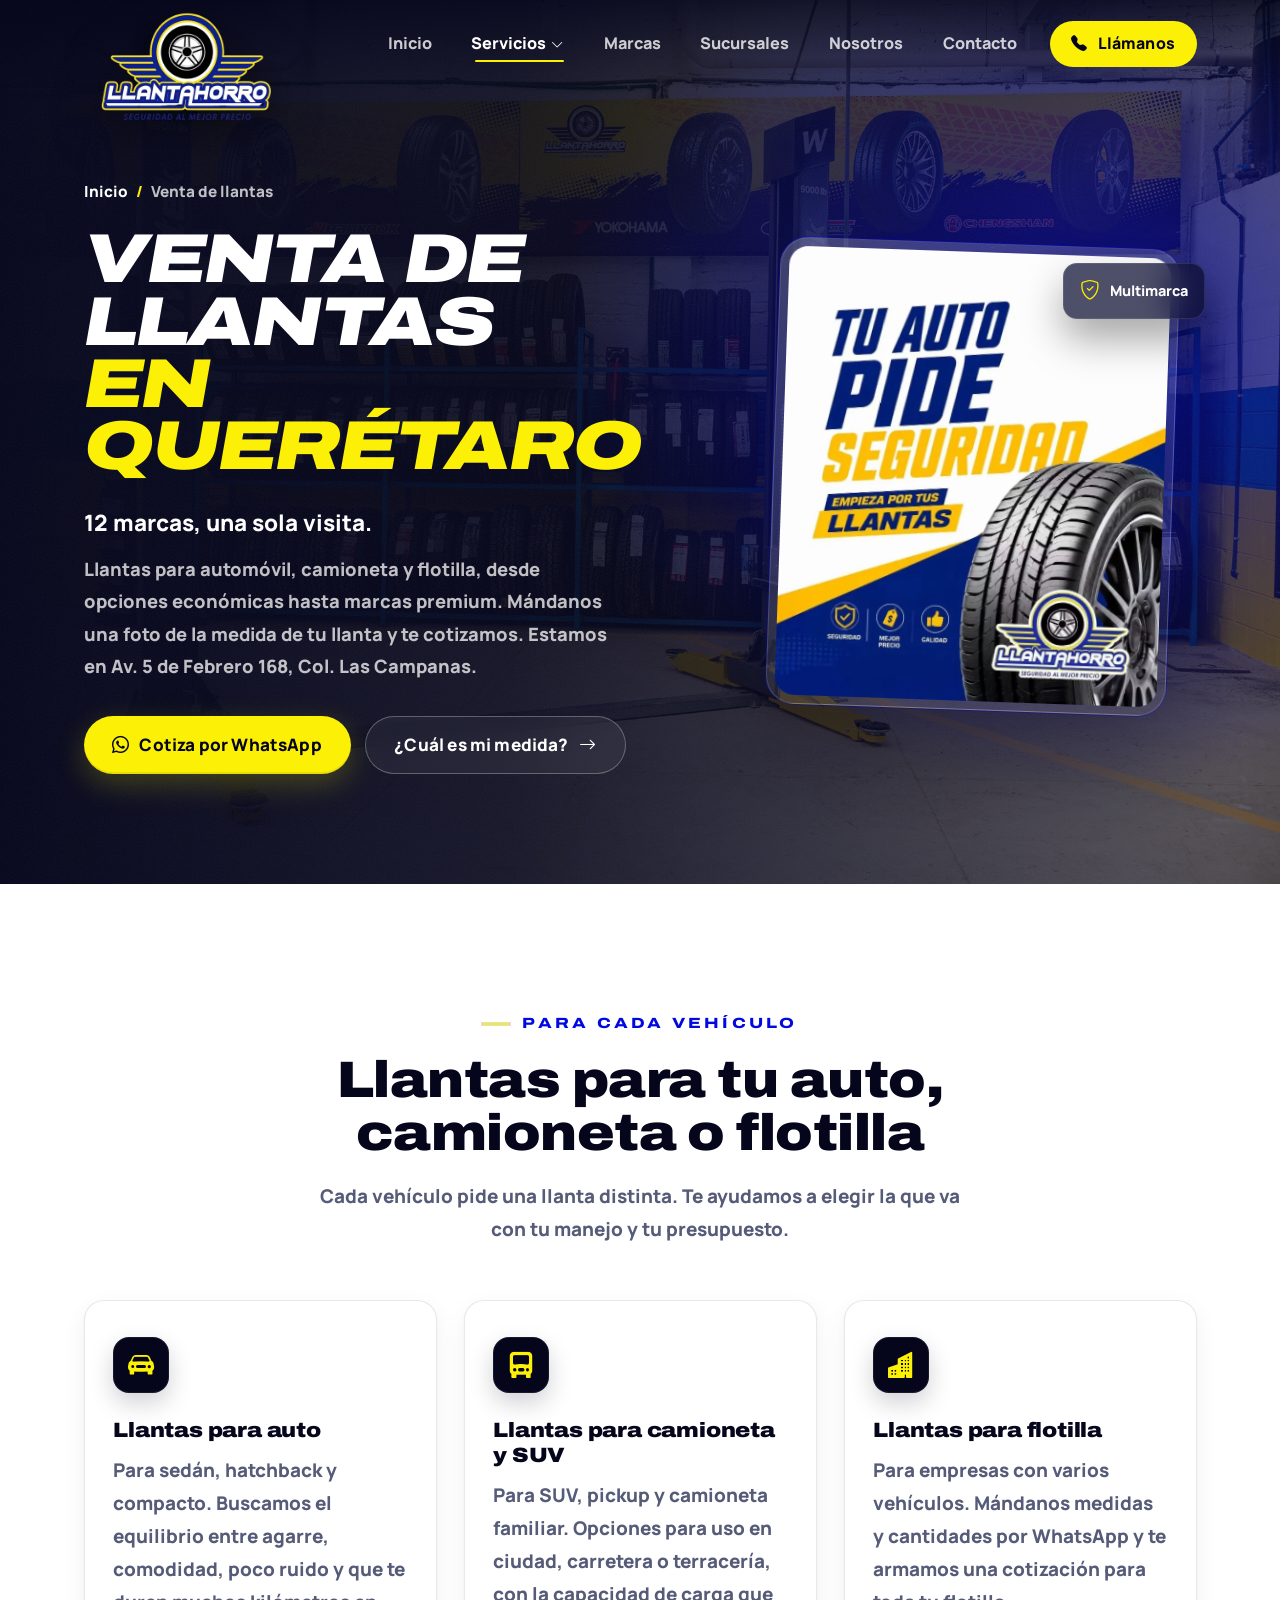
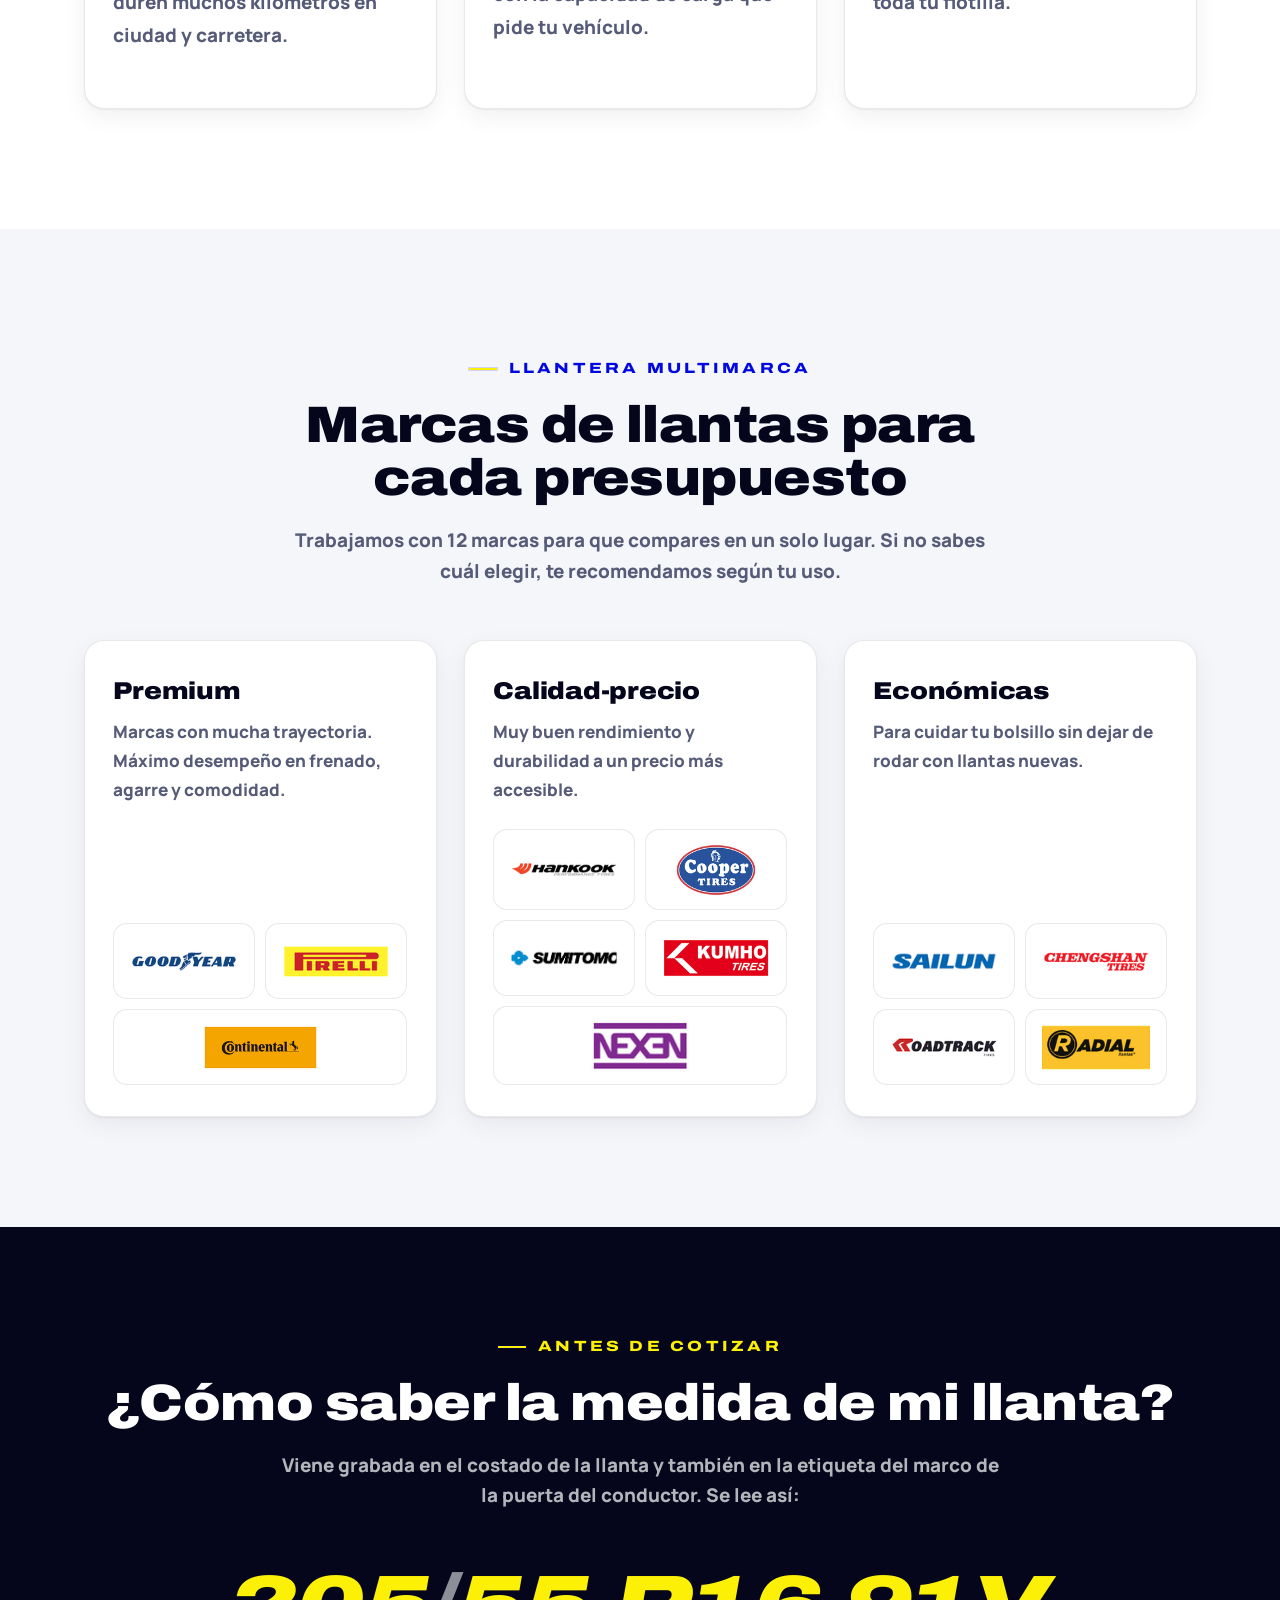
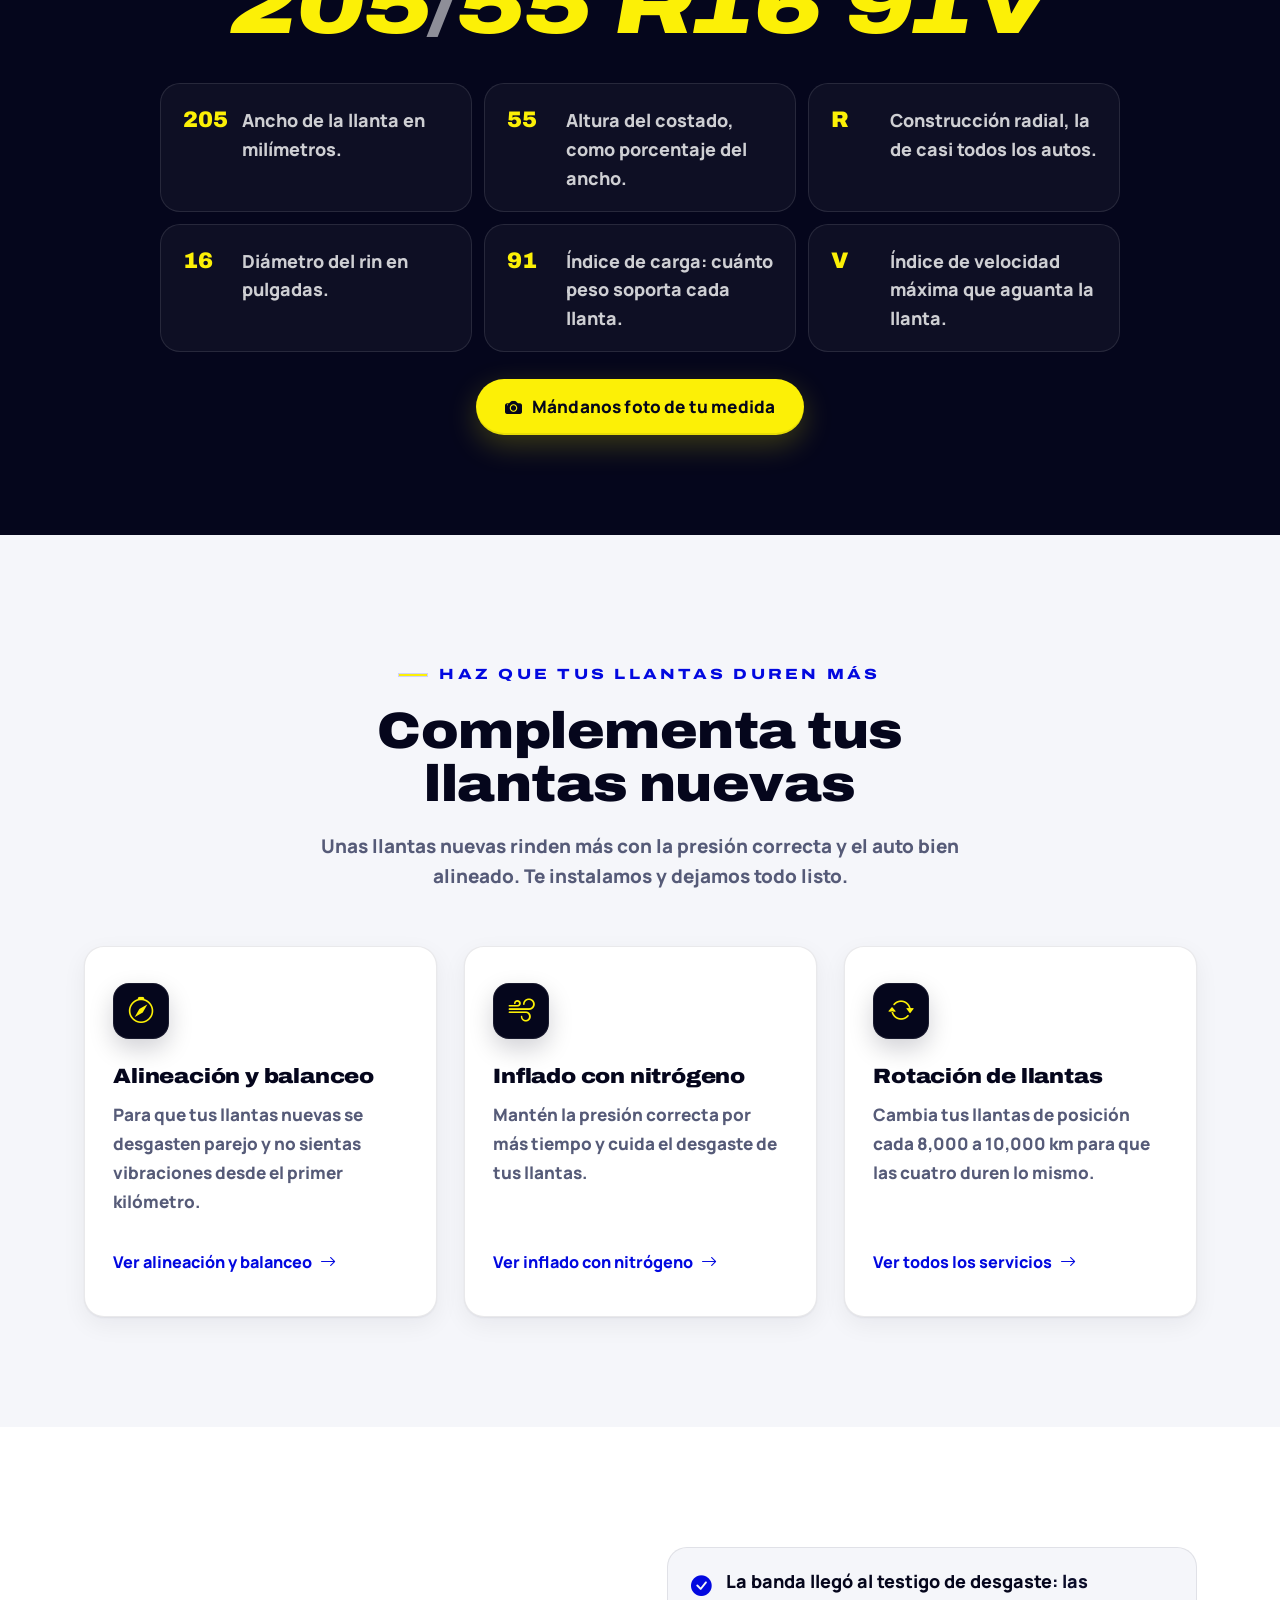
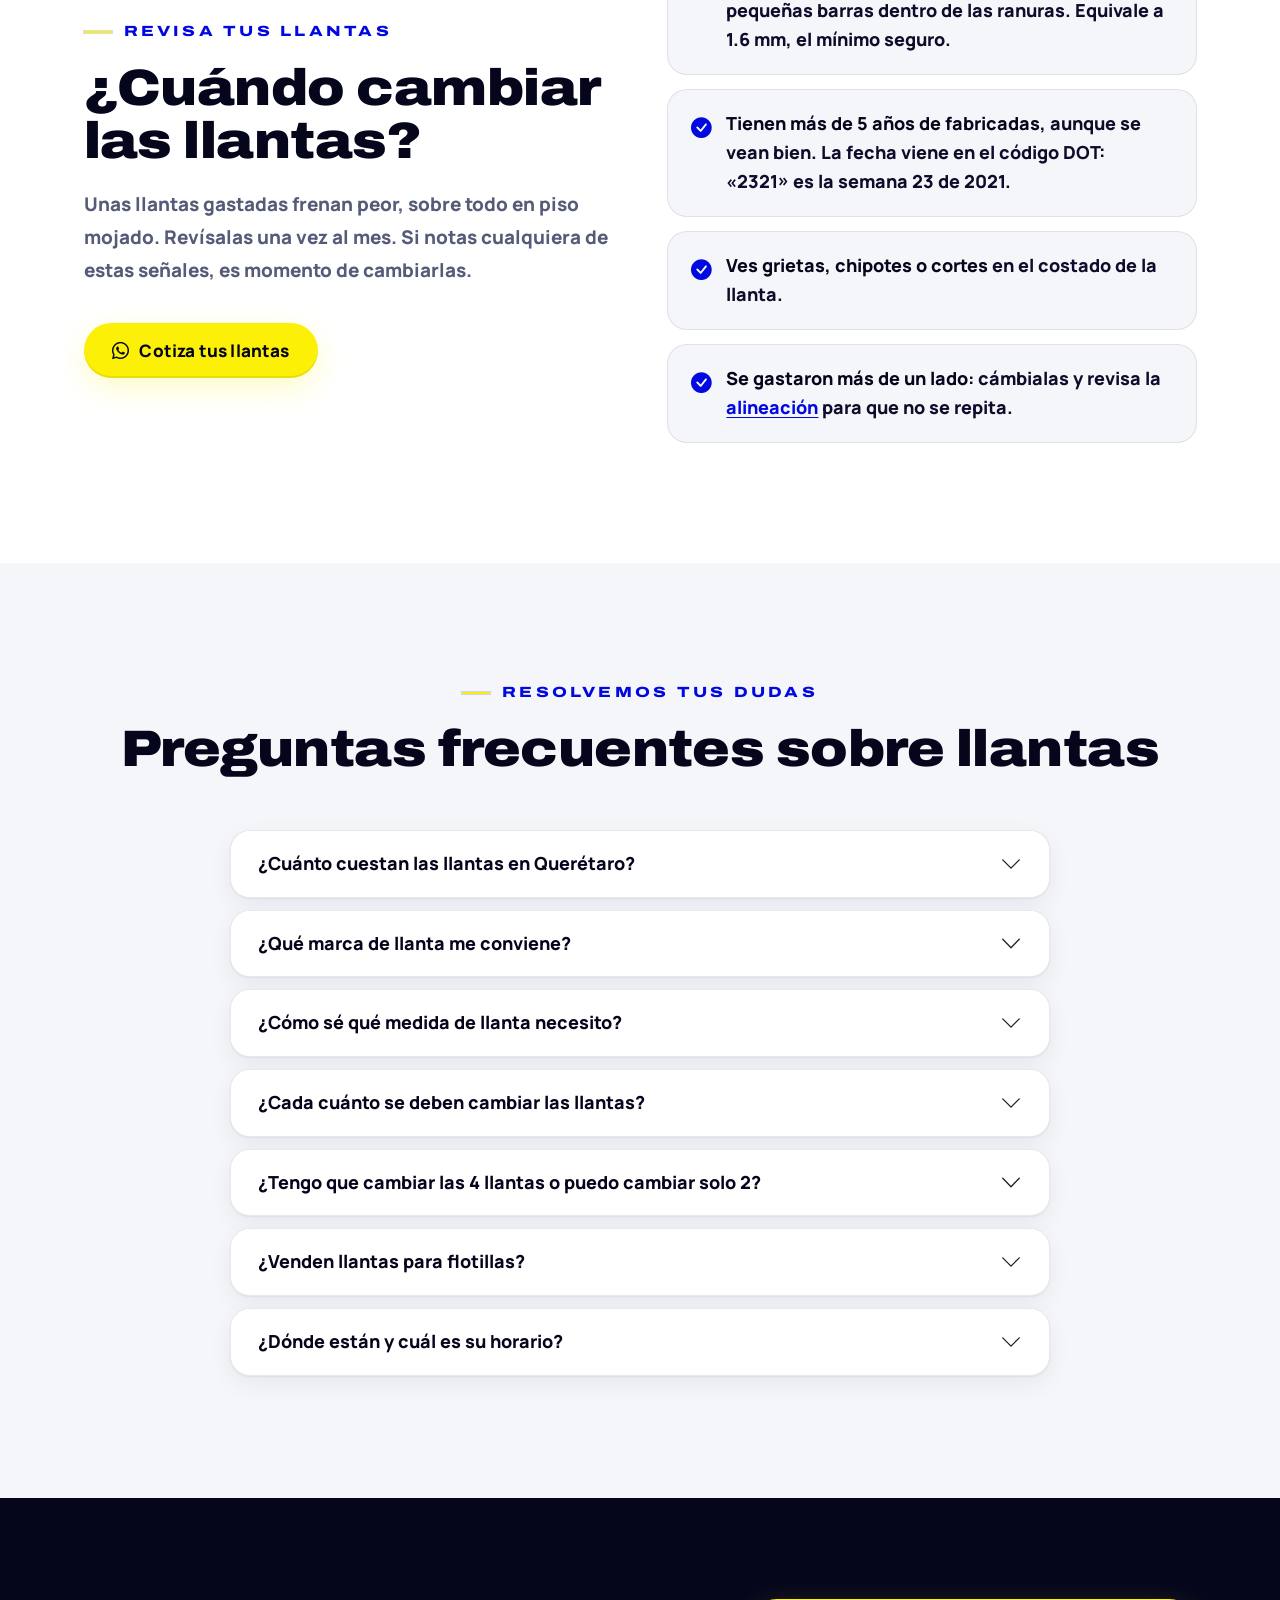
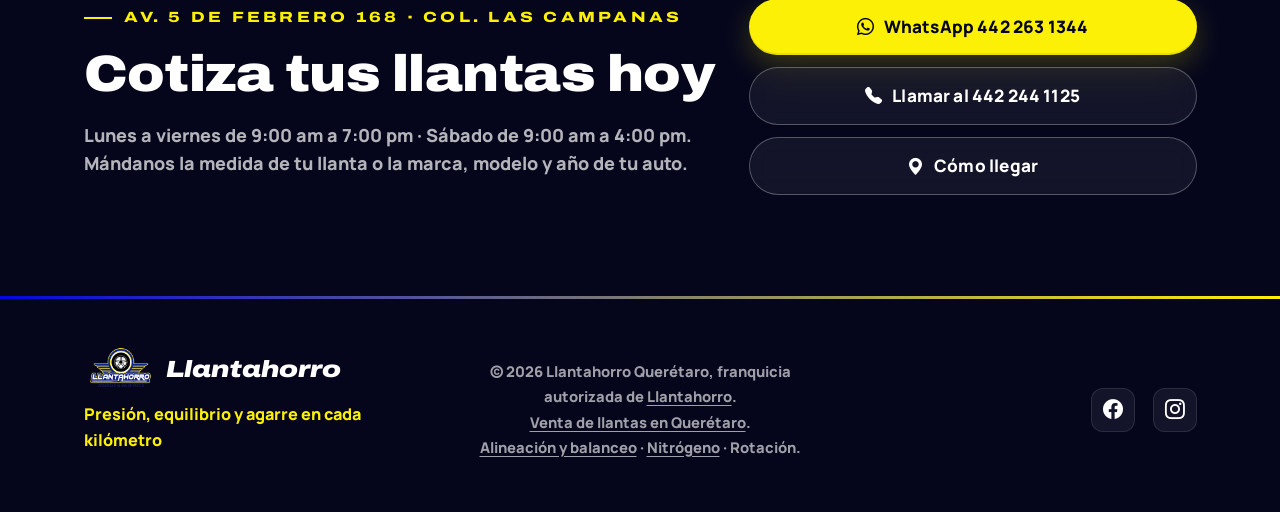
<file: llantas-queretaro/index.html>
<!DOCTYPE html>
<html lang="es-MX">

<head>
  <meta charset="UTF-8">
  <meta name="viewport" content="width=device-width, initial-scale=1.0">
  <title>Venta de llantas en Querétaro | Llantahorro</title>
  <meta name="description"
    content="Venta de llantas en Querétaro para auto, camioneta y flotilla: Goodyear, Pirelli, Continental, Hankook y más. Mándanos tu medida por WhatsApp y te cotizamos.">
  <meta name="theme-color" content="#05061C">
  <link rel="canonical" href="https://llantahorroqro.com.mx/llantas-queretaro/">
  <link rel="icon" type="image/png" sizes="192x192" href="/images/favicon-192.png">
  <link rel="apple-touch-icon" href="/images/apple-touch-icon.png">

  <!-- Vista previa al compartir (WhatsApp, Facebook) -->
  <meta property="og:type" content="website">
  <meta property="og:locale" content="es_MX">
  <meta property="og:site_name" content="Llantahorro Querétaro">
  <meta property="og:title" content="Venta de llantas en Querétaro | Llantahorro">
  <meta property="og:description" content="Llantas para auto, camioneta y flotilla de 12 marcas. Mándanos tu medida por WhatsApp y te cotizamos. Av. 5 de Febrero 168, Col. Las Campanas.">
  <meta property="og:url" content="https://llantahorroqro.com.mx/llantas-queretaro/">
  <meta property="og:image" content="https://llantahorroqro.com.mx/images/og-llantahorro.jpg">
  <meta property="og:image:width" content="1200">
  <meta property="og:image:height" content="630">
  <meta property="og:image:alt" content="Logotipo de Llantahorro sobre la sucursal de Querétaro">
  <meta name="twitter:card" content="summary_large_image">

  <!-- Datos del servicio para Google -->
  <script type="application/ld+json">
  {
    "@context": "https://schema.org",
    "@graph": [
      {
        "@type": "Service",
        "@id": "https://llantahorroqro.com.mx/llantas-queretaro/#servicio",
        "name": "Venta de llantas en Querétaro",
        "serviceType": "Venta e instalación de llantas",
        "description": "Venta de llantas multimarca para automóvil, camioneta y flotilla en Querétaro.",
        "url": "https://llantahorroqro.com.mx/llantas-queretaro/",
        "provider": { "@id": "https://llantahorroqro.com.mx/#negocio" },
        "areaServed": { "@type": "City", "name": "Santiago de Querétaro" },
        "brand": [
          "Goodyear", "Pirelli", "Continental", "Hankook", "Cooper", "Sumitomo",
          "Kumho", "Nexen", "Sailun", "Chengshan", "Roadtrack", "Radial"
        ]
      },
      {
        "@type": "TireShop",
        "@id": "https://llantahorroqro.com.mx/#negocio",
        "name": "Llantahorro Querétaro",
        "parentOrganization": {
          "@type": "Organization",
          "name": "Llantahorro",
          "url": "https://llantahorro.com/"
        },
        "url": "https://llantahorroqro.com.mx/",
        "telephone": "+52 442 244 1125",
        "image": "https://llantahorroqro.com.mx/images/og-llantahorro.jpg",
        "priceRange": "$$",
        "address": {
          "@type": "PostalAddress",
          "streetAddress": "Av. 5 de Febrero 168, Col. Las Campanas",
          "addressLocality": "Santiago de Querétaro",
          "addressRegion": "Qro.",
          "addressCountry": "MX"
        }
      },
      {
        "@type": "BreadcrumbList",
        "itemListElement": [
          { "@type": "ListItem", "position": 1, "name": "Inicio", "item": "https://llantahorroqro.com.mx/" },
          { "@type": "ListItem", "position": 2, "name": "Venta de llantas en Querétaro", "item": "https://llantahorroqro.com.mx/llantas-queretaro/" }
        ]
      },
      {
        "@type": "FAQPage",
        "@id": "https://llantahorroqro.com.mx/llantas-queretaro/#preguntas",
        "mainEntity": [
          {
            "@type": "Question",
            "name": "¿Cuánto cuestan las llantas en Querétaro?",
            "acceptedAnswer": {
              "@type": "Answer",
              "text": "El precio depende de la medida y de la marca que elijas. Mándanos por WhatsApp al 442 263 1344 una foto de la medida de tu llanta, o la marca, modelo y año de tu auto, y te cotizamos opciones en distintos precios."
            }
          },
          {
            "@type": "Question",
            "name": "¿Qué marca de llanta me conviene?",
            "acceptedAnswer": {
              "@type": "Answer",
              "text": "Depende de cómo manejas y de tu presupuesto. Las marcas premium como Goodyear, Pirelli y Continental dan el máximo desempeño; Hankook, Cooper, Sumitomo, Kumho y Nexen ofrecen muy buena calidad-precio; y Sailun, Chengshan, Roadtrack y Radial son opciones económicas. Cuéntanos tu uso y te recomendamos."
            }
          },
          {
            "@type": "Question",
            "name": "¿Cómo sé qué medida de llanta necesito?",
            "acceptedAnswer": {
              "@type": "Answer",
              "text": "La medida está grabada en el costado de la llanta, por ejemplo 205/55 R16 91V, y también en la etiqueta del marco de la puerta del conductor. Si tienes duda, mándanos una foto por WhatsApp."
            }
          },
          {
            "@type": "Question",
            "name": "¿Cada cuánto se deben cambiar las llantas?",
            "acceptedAnswer": {
              "@type": "Answer",
              "text": "Cuando la banda llega al testigo de desgaste (1.6 mm), cuando tienen más de 5 años de fabricadas aunque se vean bien, o si tienen grietas, chipotes o cortes en el costado. Revísalas una vez al mes."
            }
          },
          {
            "@type": "Question",
            "name": "¿Tengo que cambiar las 4 llantas o puedo cambiar solo 2?",
            "acceptedAnswer": {
              "@type": "Answer",
              "text": "Lo ideal es cambiar las 4 para que el auto se comporte parejo. Si cambias solo 2, deben ser de la misma medida y se recomienda montar las nuevas en el eje trasero, porque ayudan a mantener el control del auto en piso mojado."
            }
          },
          {
            "@type": "Question",
            "name": "¿Venden llantas para flotillas?",
            "acceptedAnswer": {
              "@type": "Answer",
              "text": "Sí. Mándanos por WhatsApp las medidas y cantidades que necesitas para tus vehículos y te preparamos una cotización."
            }
          },
          {
            "@type": "Question",
            "name": "¿Dónde están y cuál es su horario?",
            "acceptedAnswer": {
              "@type": "Answer",
              "text": "Estamos en Av. 5 de Febrero 168, Col. Las Campanas, Querétaro. Abrimos de lunes a viernes de 9:00 am a 7:00 pm y los sábados de 9:00 am a 4:00 pm. Los domingos está cerrado."
            }
          }
        ]
      }
    ]
  }
  </script>
  <link href="https://cdn.jsdelivr.net/npm/bootstrap@5.3.3/dist/css/bootstrap.min.css" rel="stylesheet">
  <link rel="stylesheet" href="https://cdn.jsdelivr.net/npm/bootstrap-icons@1.11.3/font/bootstrap-icons.css">
  <link rel="preconnect" href="https://fonts.googleapis.com">
  <link rel="preconnect" href="https://fonts.gstatic.com" crossorigin>
  <link href="https://fonts.googleapis.com/css2?family=Archivo:ital,wdth,wght@0,100..125,600..900;1,100..125,600..900&family=Manrope:wght@700;800&display=swap"
    rel="stylesheet">
  <link rel="stylesheet" href="/styles_moderno.css?v=dada095a">
</head>

<body>

  <!-- =============== BARRA DE PROGRESO =============== -->
  <div class="scroll-progress" id="scrollProgress" aria-hidden="true"></div>
  <!-- =============== NAVBAR =============== -->
  <nav class="navbar navbar-expand-lg fixed-top" id="mainNavbar">
    <div class="container">
      <a class="navbar-brand d-flex align-items-center gap-2" href="/">
        <picture>
          <source srcset="/images/logo-footer.webp" type="image/webp">
          <img src="/images/logo-footer.png" alt="Llantahorro — Seguridad al mejor precio" id="navLogo" width="480" height="286" onerror="this.style.display='none'">
        </picture>
      </a>
      <button class="navbar-toggler" type="button" data-bs-toggle="collapse" data-bs-target="#navMenu"
        aria-controls="navMenu" aria-expanded="false" aria-label="Abrir menú">
        <span class="navbar-toggler-icon"></span>
      </button>
      <div class="collapse navbar-collapse" id="navMenu">
        <ul class="navbar-nav ms-auto align-items-lg-center gap-lg-2">
          <li class="nav-item"><a class="nav-link" href="/">Inicio</a></li>
          <li class="nav-item dropdown">
            <a class="nav-link dropdown-toggle active" href="/#servicios" role="button" data-bs-toggle="dropdown" aria-expanded="false">
              Servicios <i class="bi bi-chevron-down nav-chevron" aria-hidden="true"></i>
            </a>
            <ul class="dropdown-menu">
                <li><a class="dropdown-item" href="/#servicios">Todos los servicios</a></li>
                <li><a class="dropdown-item active" aria-current="page" href="/llantas-queretaro/">Venta de llantas</a></li>
                <li><a class="dropdown-item" href="/alineacion-y-balanceo-queretaro/">Alineación y balanceo</a></li>
                <li><a class="dropdown-item" href="/inflado-con-nitrogeno-queretaro/">Inflado con nitrógeno</a></li>
            </ul>
          </li>
          <li class="nav-item"><a class="nav-link" href="/#marcas">Marcas</a></li>
          <li class="nav-item"><a class="nav-link" href="/#sucursales">Sucursales</a></li>
          <li class="nav-item"><a class="nav-link" href="/#nosotros">Nosotros</a></li>
          <li class="nav-item"><a class="nav-link" href="#contacto">Contacto</a></li>
          <li class="nav-item">
            <a class="btn btn-cta ms-lg-2" href="tel:+524422441125"><i class="bi bi-telephone-fill"></i> Llámanos</a>
          </li>
        </ul>
      </div>
    </div>
  </nav>

  <!-- =============== HERO =============== -->
  <section class="hero hero-page">
    <div class="hero-bg"></div>
    <div class="container position-relative">
      <div class="row align-items-center">
        <div class="col-lg-7">

          <nav aria-label="Ruta de navegación">
            <ol class="migas">
              <li><a href="/">Inicio</a></li>
              <li aria-current="page">Venta de llantas</li>
            </ol>
          </nav>

          <h1 class="hero-title hero-title-page">
            Venta de llantas
            <br>
            <strong>en Querétaro</strong>
          </h1>

          <p class="hero-subtitle">
            12 marcas, una sola visita.
          </p>

          <p class="hero-description">
            Llantas para automóvil, camioneta y flotilla, desde opciones
            económicas hasta marcas premium. Mándanos una foto de la medida
            de tu llanta y te cotizamos. Estamos en Av. 5 de Febrero 168,
            Col. Las Campanas.
          </p>

          <div class="hero-buttons">
            <a href="https://wa.me/524422631344?text=Hola%2C%20quiero%20cotizar%20llantas.%20Mi%20medida%20es%3A%20" target="_blank" rel="noopener" class="btn-main">
              <i class="bi bi-whatsapp"></i>
              Cotiza por WhatsApp
            </a>

            <a href="#medida" class="btn-secondary">
              ¿Cuál es mi medida?
              <i class="bi bi-arrow-right"></i>
            </a>
          </div>

        </div>
        <div class="col-lg-5">

          <div class="hero-product">

            <div class="hero-circle"></div>

            <div class="hero-label">
              <i class="bi bi-shield-check"></i>
              Multimarca
            </div>

            <picture>
              <source srcset="/images/hero-imagen.webp" type="image/webp">
              <img src="/images/hero-imagen.jpeg" alt="Promoción Llantahorro: tu auto pide seguridad, empieza por tus llantas" class="hero-tire" width="800" height="941" fetchpriority="high">
            </picture>

          </div>

        </div>
      </div>
    </div>
  </section>

  <!-- =========================================
     POR TIPO DE VEHÍCULO
     ========================================= -->

  <section class="section-nosotros">

    <div class="container">

      <div class="text-center mb-5" data-reveal="up">

        <div class="eyebrow">
          PARA CADA VEHÍCULO
        </div>

        <h2 class="section-title">
          Llantas para tu auto, camioneta o flotilla
        </h2>

        <p class="section-description">
          Cada vehículo pide una llanta distinta. Te ayudamos a elegir
          la que va con tu manejo y tu presupuesto.
        </p>

      </div>

      <div class="row g-4">

        <div class="col-md-6 col-lg-4" data-reveal="up" data-delay="0">
          <div class="servicio-card">
            <div class="servicio-icono">
              <i class="bi bi-car-front-fill"></i>
            </div>
            <h3>Llantas para auto</h3>
            <p>
              Para sedán, hatchback y compacto. Buscamos el equilibrio entre
              agarre, comodidad, poco ruido y que te duren muchos kilómetros
              en ciudad y carretera.
            </p>
          </div>
        </div>

        <div class="col-md-6 col-lg-4" data-reveal="up" data-delay="100">
          <div class="servicio-card">
            <div class="servicio-icono">
              <i class="bi bi-truck-front-fill"></i>
            </div>
            <h3>Llantas para camioneta y SUV</h3>
            <p>
              Para SUV, pickup y camioneta familiar. Opciones para uso en
              ciudad, carretera o terracería, con la capacidad de carga que
              pide tu vehículo.
            </p>
          </div>
        </div>

        <div class="col-md-6 col-lg-4" data-reveal="up" data-delay="200">
          <div class="servicio-card">
            <div class="servicio-icono">
              <i class="bi bi-buildings-fill"></i>
            </div>
            <h3>Llantas para flotilla</h3>
            <p>
              Para empresas con varios vehículos. Mándanos medidas y
              cantidades por WhatsApp y te armamos una cotización para
              toda tu flotilla.
            </p>
          </div>
        </div>

      </div>

    </div>

  </section>

  <!-- =========================================
     MARCAS POR GAMA
     ========================================= -->

  <section class="section-servicios">

    <div class="container">

      <div class="text-center mb-5" data-reveal="up">

        <div class="eyebrow">
          LLANTERA MULTIMARCA
        </div>

        <h2 class="section-title">
          Marcas de llantas para cada presupuesto
        </h2>

        <p class="section-description">
          Trabajamos con 12 marcas para que compares en un solo lugar.
          Si no sabes cuál elegir, te recomendamos según tu uso.
        </p>

      </div>

      <div class="row g-4">

        <div class="col-lg-4" data-reveal="up" data-delay="0">
          <div class="servicio-card gama-card">
            <h3>Premium</h3>
            <p>
              Marcas con mucha trayectoria. Máximo desempeño en frenado,
              agarre y comodidad.
            </p>
            <div class="gama-logos">
              <div class="gama-logo"><img src="/images/marcas/logo-03.png" alt="Llantas Goodyear" width="157" height="35" loading="lazy"></div>
              <div class="gama-logo"><img src="/images/marcas/logo-10.png" alt="Llantas Pirelli" width="143" height="46" loading="lazy"></div>
              <div class="gama-logo"><img src="/images/marcas/logo-11.png" alt="Llantas Continental" width="209" height="82" loading="lazy"></div>
            </div>
          </div>
        </div>

        <div class="col-lg-4" data-reveal="up" data-delay="100">
          <div class="servicio-card gama-card">
            <h3>Calidad-precio</h3>
            <p>
              Muy buen rendimiento y durabilidad
              a un precio más accesible.
            </p>
            <div class="gama-logos">
              <div class="gama-logo"><img src="/images/marcas/logo-01.png" alt="Llantas Hankook" width="155" height="24" loading="lazy"></div>
              <div class="gama-logo"><img src="/images/marcas/logo-04.png" alt="Llantas Cooper Tires" width="143" height="94" loading="lazy"></div>
              <div class="gama-logo"><img src="/images/marcas/logo-07.png" alt="Llantas Sumitomo" width="231" height="39" loading="lazy"></div>
              <div class="gama-logo"><img src="/images/marcas/logo-08.png" alt="Llantas Kumho" width="182" height="68" loading="lazy"></div>
              <div class="gama-logo"><img src="/images/marcas/logo-12.png" alt="Llantas Nexen" width="102" height="53" loading="lazy"></div>
            </div>
          </div>
        </div>

        <div class="col-lg-4" data-reveal="up" data-delay="200">
          <div class="servicio-card gama-card">
            <h3>Económicas</h3>
            <p>
              Para cuidar tu bolsillo sin dejar de rodar
              con llantas nuevas.
            </p>
            <div class="gama-logos">
              <div class="gama-logo"><img src="/images/marcas/logo-05.png" alt="Llantas Sailun" width="125" height="24" loading="lazy"></div>
              <div class="gama-logo"><img src="/images/marcas/logo-06.png" alt="Llantas Chengshan" width="139" height="29" loading="lazy"></div>
              <div class="gama-logo"><img src="/images/marcas/logo-02.png" alt="Llantas Roadtrack" width="150" height="31" loading="lazy"></div>
              <div class="gama-logo"><img src="/images/marcas/logo-09.png" alt="Llantas Radial" width="149" height="62" loading="lazy"></div>
            </div>
          </div>
        </div>

      </div>

    </div>

  </section>

  <!-- =========================================
     CÓMO LEER LA MEDIDA
     ========================================= -->

  <section id="medida" class="cta-band section-medida">

    <div class="container">

      <div class="text-center mb-5" data-reveal="up">

        <div class="eyebrow">
          ANTES DE COTIZAR
        </div>

        <h2 class="section-title section-title-light">
          ¿Cómo saber la medida de mi llanta?
        </h2>

        <p class="section-description section-description-light">
          Viene grabada en el costado de la llanta y también en la etiqueta
          del marco de la puerta del conductor. Se lee así:
        </p>

      </div>

      <div class="medida-ejemplo" data-reveal="zoom">

        <p class="medida-codigo" aria-label="Ejemplo de medida: 205/55 R16 91V">
          <span>205</span>/<span>55</span>&nbsp;<span>R</span><span>16</span>&nbsp;<span>91</span><span>V</span>
        </p>

        <dl class="medida-partes">
          <div>
            <dt>205</dt>
            <dd>Ancho de la llanta en milímetros.</dd>
          </div>
          <div>
            <dt>55</dt>
            <dd>Altura del costado, como porcentaje del ancho.</dd>
          </div>
          <div>
            <dt>R</dt>
            <dd>Construcción radial, la de casi todos los autos.</dd>
          </div>
          <div>
            <dt>16</dt>
            <dd>Diámetro del rin en pulgadas.</dd>
          </div>
          <div>
            <dt>91</dt>
            <dd>Índice de carga: cuánto peso soporta cada llanta.</dd>
          </div>
          <div>
            <dt>V</dt>
            <dd>Índice de velocidad máxima que aguanta la llanta.</dd>
          </div>
        </dl>

        <div class="text-center mt-4">
          <a href="https://wa.me/524422631344?text=Hola%2C%20quiero%20cotizar%20llantas.%20Te%20mando%20foto%20de%20la%20medida." target="_blank" rel="noopener" class="btn-main">
            <i class="bi bi-camera-fill"></i>
            Mándanos foto de tu medida
          </a>
        </div>

      </div>

    </div>

  </section>

  <!-- =========================================
     COMPLEMENTA TU COMPRA
     ========================================= -->

  <section class="section-servicios">

    <div class="container">

      <div class="text-center mb-5" data-reveal="up">

        <div class="eyebrow">
          HAZ QUE TUS LLANTAS DUREN MÁS
        </div>

        <h2 class="section-title">
          Complementa tus llantas nuevas
        </h2>

        <p class="section-description">
          Unas llantas nuevas rinden más con la presión correcta
          y el auto bien alineado. Te instalamos y dejamos todo listo.
        </p>

      </div>

      <div class="row g-4">

        <div class="col-md-6 col-lg-4" data-reveal="up" data-delay="0">
          <div class="servicio-card">
            <div class="servicio-icono">
              <i class="bi bi-compass"></i>
            </div>
            <h3>Alineación y balanceo</h3>
            <p>
              Para que tus llantas nuevas se desgasten parejo
              y no sientas vibraciones desde el primer kilómetro.
            </p>
            <a href="/alineacion-y-balanceo-queretaro/" class="service-link">
              Ver alineación y balanceo
              <i class="bi bi-arrow-right"></i>
            </a>
          </div>
        </div>

        <div class="col-md-6 col-lg-4" data-reveal="up" data-delay="100">
          <div class="servicio-card">
            <div class="servicio-icono">
              <i class="bi bi-wind"></i>
            </div>
            <h3>Inflado con nitrógeno</h3>
            <p>
              Mantén la presión correcta por más tiempo
              y cuida el desgaste de tus llantas.
            </p>
            <a href="/inflado-con-nitrogeno-queretaro/" class="service-link">
              Ver inflado con nitrógeno
              <i class="bi bi-arrow-right"></i>
            </a>
          </div>
        </div>

        <div class="col-md-6 col-lg-4" data-reveal="up" data-delay="200">
          <div class="servicio-card">
            <div class="servicio-icono">
              <i class="bi bi-arrow-repeat"></i>
            </div>
            <h3>Rotación de llantas</h3>
            <p>
              Cambia tus llantas de posición cada 8,000 a 10,000 km
              para que las cuatro duren lo mismo.
            </p>
            <a href="/#servicios" class="service-link">
              Ver todos los servicios
              <i class="bi bi-arrow-right"></i>
            </a>
          </div>
        </div>

      </div>

    </div>

  </section>

  <!-- =========================================
     CUÁNDO CAMBIAR LLANTAS
     ========================================= -->

  <section class="section-nosotros">

    <div class="container">

      <div class="row align-items-center g-5">

        <div class="col-lg-6" data-reveal="left">

          <div class="eyebrow">
            REVISA TUS LLANTAS
          </div>

          <h2 class="section-title">
            ¿Cuándo cambiar las llantas?
          </h2>

          <p>
            Unas llantas gastadas frenan peor, sobre todo en piso mojado.
            Revísalas una vez al mes. Si notas cualquiera de estas señales,
            es momento de cambiarlas.
          </p>

          <a href="https://wa.me/524422631344?text=Hola%2C%20quiero%20cotizar%20llantas.%20Mi%20medida%20es%3A%20" target="_blank" rel="noopener" class="btn btn-cta mt-3">
            <i class="bi bi-whatsapp"></i>
            Cotiza tus llantas
          </a>

        </div>

        <div class="col-lg-6" data-reveal="right">

          <ul class="cuando-lista">
            <li>
              <i class="bi bi-check-circle-fill"></i>
              <span><strong>La banda llegó al testigo de desgaste</strong>: las pequeñas barras dentro de las ranuras. Equivale a 1.6 mm, el mínimo seguro.</span>
            </li>
            <li>
              <i class="bi bi-check-circle-fill"></i>
              <span><strong>Tienen más de 5 años de fabricadas</strong>, aunque se vean bien. La fecha viene en el código DOT: «2321» es la semana 23 de 2021.</span>
            </li>
            <li>
              <i class="bi bi-check-circle-fill"></i>
              <span><strong>Ves grietas, chipotes o cortes</strong> en el costado de la llanta.</span>
            </li>
            <li>
              <i class="bi bi-check-circle-fill"></i>
              <span><strong>Se gastaron más de un lado</strong>: cámbialas y revisa la <a href="/alineacion-y-balanceo-queretaro/">alineación</a> para que no se repita.</span>
            </li>
          </ul>

        </div>

      </div>

    </div>

  </section>

  <!-- =========================================
     PREGUNTAS FRECUENTES
     ========================================= -->

  <section id="preguntas" class="section-faq">

    <div class="container">

      <div class="text-center mb-5" data-reveal="up">

        <div class="eyebrow">
          RESOLVEMOS TUS DUDAS
        </div>

        <h2 class="section-title">
          Preguntas frecuentes sobre llantas
        </h2>

      </div>

      <div class="accordion faq-lista" id="faqLista" data-reveal="up">

        <div class="accordion-item">
          <h3 class="accordion-header">
            <button class="accordion-button collapsed" type="button" data-bs-toggle="collapse"
              data-bs-target="#faq1" aria-expanded="false" aria-controls="faq1">
              ¿Cuánto cuestan las llantas en Querétaro?
            </button>
          </h3>
          <div id="faq1" class="accordion-collapse collapse" data-bs-parent="#faqLista">
            <div class="accordion-body">
              El precio depende de la medida y de la marca que elijas. Mándanos por WhatsApp al 442 263 1344 una foto de la medida de tu llanta, o la marca, modelo y año de tu auto, y te cotizamos opciones en distintos precios.
            </div>
          </div>
        </div>
        <div class="accordion-item">
          <h3 class="accordion-header">
            <button class="accordion-button collapsed" type="button" data-bs-toggle="collapse"
              data-bs-target="#faq2" aria-expanded="false" aria-controls="faq2">
              ¿Qué marca de llanta me conviene?
            </button>
          </h3>
          <div id="faq2" class="accordion-collapse collapse" data-bs-parent="#faqLista">
            <div class="accordion-body">
              Depende de cómo manejas y de tu presupuesto. Las marcas premium como Goodyear, Pirelli y Continental dan el máximo desempeño; Hankook, Cooper, Sumitomo, Kumho y Nexen ofrecen muy buena calidad-precio; y Sailun, Chengshan, Roadtrack y Radial son opciones económicas. Cuéntanos tu uso y te recomendamos.
            </div>
          </div>
        </div>
        <div class="accordion-item">
          <h3 class="accordion-header">
            <button class="accordion-button collapsed" type="button" data-bs-toggle="collapse"
              data-bs-target="#faq3" aria-expanded="false" aria-controls="faq3">
              ¿Cómo sé qué medida de llanta necesito?
            </button>
          </h3>
          <div id="faq3" class="accordion-collapse collapse" data-bs-parent="#faqLista">
            <div class="accordion-body">
              La medida está grabada en el costado de la llanta, por ejemplo 205/55 R16 91V, y también en la etiqueta del marco de la puerta del conductor. Si tienes duda, mándanos una foto por WhatsApp.
            </div>
          </div>
        </div>
        <div class="accordion-item">
          <h3 class="accordion-header">
            <button class="accordion-button collapsed" type="button" data-bs-toggle="collapse"
              data-bs-target="#faq4" aria-expanded="false" aria-controls="faq4">
              ¿Cada cuánto se deben cambiar las llantas?
            </button>
          </h3>
          <div id="faq4" class="accordion-collapse collapse" data-bs-parent="#faqLista">
            <div class="accordion-body">
              Cuando la banda llega al testigo de desgaste (1.6 mm), cuando tienen más de 5 años de fabricadas aunque se vean bien, o si tienen grietas, chipotes o cortes en el costado. Revísalas una vez al mes.
            </div>
          </div>
        </div>
        <div class="accordion-item">
          <h3 class="accordion-header">
            <button class="accordion-button collapsed" type="button" data-bs-toggle="collapse"
              data-bs-target="#faq5" aria-expanded="false" aria-controls="faq5">
              ¿Tengo que cambiar las 4 llantas o puedo cambiar solo 2?
            </button>
          </h3>
          <div id="faq5" class="accordion-collapse collapse" data-bs-parent="#faqLista">
            <div class="accordion-body">
              Lo ideal es cambiar las 4 para que el auto se comporte parejo. Si cambias solo 2, deben ser de la misma medida y se recomienda montar las nuevas en el eje trasero, porque ayudan a mantener el control del auto en piso mojado.
            </div>
          </div>
        </div>
        <div class="accordion-item">
          <h3 class="accordion-header">
            <button class="accordion-button collapsed" type="button" data-bs-toggle="collapse"
              data-bs-target="#faq6" aria-expanded="false" aria-controls="faq6">
              ¿Venden llantas para flotillas?
            </button>
          </h3>
          <div id="faq6" class="accordion-collapse collapse" data-bs-parent="#faqLista">
            <div class="accordion-body">
              Sí. Mándanos por WhatsApp las medidas y cantidades que necesitas para tus vehículos y te preparamos una cotización.
            </div>
          </div>
        </div>
        <div class="accordion-item">
          <h3 class="accordion-header">
            <button class="accordion-button collapsed" type="button" data-bs-toggle="collapse"
              data-bs-target="#faq7" aria-expanded="false" aria-controls="faq7">
              ¿Dónde están y cuál es su horario?
            </button>
          </h3>
          <div id="faq7" class="accordion-collapse collapse" data-bs-parent="#faqLista">
            <div class="accordion-body">
              Estamos en Av. 5 de Febrero 168, Col. Las Campanas, Querétaro. Abrimos de lunes a viernes de 9:00 am a 7:00 pm y los sábados de 9:00 am a 4:00 pm. Los domingos está cerrado.
            </div>
          </div>
        </div>

      </div>

    </div>

  </section>

  <!-- =========================================
     CONTACTO
     ========================================= -->

  <section id="contacto" class="cta-band">

    <div class="container">

      <div class="row align-items-center g-4">

        <div class="col-lg-7" data-reveal="left">

          <div class="eyebrow">
            AV. 5 DE FEBRERO 168 · COL. LAS CAMPANAS
          </div>

          <h2 class="section-title section-title-light">
            Cotiza tus llantas hoy
          </h2>

          <p class="section-description-light">
            Lunes a viernes de 9:00 am a 7:00 pm · Sábado de 9:00 am a 4:00 pm.
            Mándanos la medida de tu llanta o la marca, modelo y año de tu auto.
          </p>

        </div>

        <div class="col-lg-5" data-reveal="right">

          <div class="cta-band-botones">
            <a href="https://wa.me/524422631344?text=Hola%2C%20quiero%20cotizar%20llantas.%20Mi%20medida%20es%3A%20" target="_blank" rel="noopener" class="btn-main">
              <i class="bi bi-whatsapp"></i>
              WhatsApp 442 263 1344
            </a>
            <a href="tel:+524422441125" class="btn-secondary">
              <i class="bi bi-telephone-fill"></i>
              Llamar al 442 244 1125
            </a>
            <a href="https://maps.app.goo.gl/YQYEY5u7Kh3EqXh98" target="_blank" rel="noopener" class="btn-secondary">
              <i class="bi bi-geo-alt-fill"></i>
              Cómo llegar
            </a>
          </div>

        </div>

      </div>

    </div>

  </section>

  <!-- =============== FOOTER =============== -->
  <footer class="footer">
    <div class="footer-tread" aria-hidden="true"></div>
    <div class="container" data-reveal="up">
      <div class="row gy-4 align-items-center">
        <div class="col-md-4">
          <div class="d-flex align-items-center gap-2">
            <picture>
              <source srcset="/images/logo-footer.webp" type="image/webp">
              <img src="/images/logo-footer.png" alt="Logotipo de Llantahorro" class="footer-logo" width="480" height="286" loading="lazy" onerror="this.style.display='none'">
            </picture>
            <span class="brand-word footer-brand">Llantahorro</span>
          </div>
          <p class="footer-slogan">Presión, equilibrio y agarre en cada kilómetro</p>
        </div>

        <div class="col-md-4 text-md-center">
          <p class="footer-copy mb-0">
            &copy; <span id="anioActual"></span> Llantahorro Querétaro, franquicia autorizada de <a href="https://llantahorro.com/" target="_blank" rel="noopener">Llantahorro</a>.<br>
            <a href="/llantas-queretaro/">Venta de llantas en Querétaro</a>.<br>
            <a href="/alineacion-y-balanceo-queretaro/">Alineación y balanceo</a> · <a href="/inflado-con-nitrogeno-queretaro/">Nitrógeno</a> · Rotación.
          </p>
        </div>

        <div class="col-md-4 d-flex justify-content-md-end gap-3">
          <a href="https://www.facebook.com/share/1Gv1kbUiUR/" target="_blank" rel="noopener" class="social-btn"
            aria-label="Facebook">
            <i class="bi bi-facebook"></i>
          </a>
          <a href="https://www.instagram.com/llantahorro.queretaro?igsh=MXM3aTI0dnF6azNtbg==" target="_blank"
            rel="noopener" class="social-btn" aria-label="Instagram">
            <i class="bi bi-instagram"></i>
          </a>
        </div>
      </div>
    </div>
  </footer>

  <!-- =============== BOTÓN VOLVER ARRIBA =============== -->
  <button class="back-to-top" id="backToTop" aria-label="Volver arriba">
    <i class="bi bi-arrow-up"></i>
  </button>

  <!-- Bootstrap 5 JS -->
  <script src="https://cdn.jsdelivr.net/npm/bootstrap@5.3.3/dist/js/bootstrap.bundle.min.js"></script>
  <script>
  /* ============ AÑO FOOTER ============ */
  document.getElementById('anioActual').textContent = new Date().getFullYear();

  /* ============ LOGOS DE MARCAS: MISMO PESO VISUAL ============ */
  // Un logo ancho y uno cuadrado se ven iguales si ocupan la misma área,
  // no el mismo ancho ni el mismo alto.
  const AREA_LOGO = 5200;
  document.querySelectorAll('.gama-logo img').forEach(img => {
    const ajustar = () => {
      if (!img.naturalWidth) return;
      const ratio = img.naturalWidth / img.naturalHeight;
      img.style.width = Math.round(Math.sqrt(AREA_LOGO * ratio)) + 'px';
      img.style.height = 'auto';
    };
    img.complete ? ajustar() : img.addEventListener('load', ajustar);
  });

  /* ============ NAVBAR SCROLL ============ */
  const nav = document.getElementById('mainNavbar');
  const onScroll = () => nav.classList.toggle('scrolled', window.scrollY > 12);
  window.addEventListener('scroll', onScroll, { passive: true });
  onScroll();

  /* ============ REVEAL AL SCROLL ============ */
  const revealOnScroll = new IntersectionObserver((entries, observer) => {
    entries.forEach(entry => {
      if (!entry.isIntersecting) return;
      entry.target.classList.add('is-revealed');
      observer.unobserve(entry.target);
    });
  }, {
    threshold: 0.12,
    rootMargin: '0px 0px -60px 0px'
  });
  document.querySelectorAll('[data-reveal]').forEach(el => revealOnScroll.observe(el));

  /* ============ BARRA DE PROGRESO Y VOLVER ARRIBA ============ */
  const progressBar = document.getElementById('scrollProgress');
  const backToTop   = document.getElementById('backToTop');
  let rafPendiente = false;

  function enScroll() {
    const scrollY = window.scrollY;
    const docHeight = document.documentElement.scrollHeight - window.innerHeight;
    progressBar.style.width = (docHeight > 0 ? (scrollY / docHeight) * 100 : 0) + '%';
    backToTop.classList.toggle('visible', scrollY > 400);
    rafPendiente = false;
  }

  window.addEventListener('scroll', () => {
    if (!rafPendiente) {
      requestAnimationFrame(enScroll);
      rafPendiente = true;
    }
  }, { passive: true });
  enScroll();

  backToTop.addEventListener('click', () => {
    window.scrollTo({ top: 0, behavior: 'smooth' });
  });

  /* ============ MENÚ MÓVIL ============ */
  document.querySelectorAll('#navMenu .nav-link:not(.dropdown-toggle), #navMenu .dropdown-item').forEach(link => {
    link.addEventListener('click', () => {
      const menu = document.getElementById('navMenu');
      if (menu.classList.contains('show')) {
        bootstrap.Collapse.getOrCreateInstance(menu).hide();
      }
    });
  });
  </script>
</body>

</html>
</file>
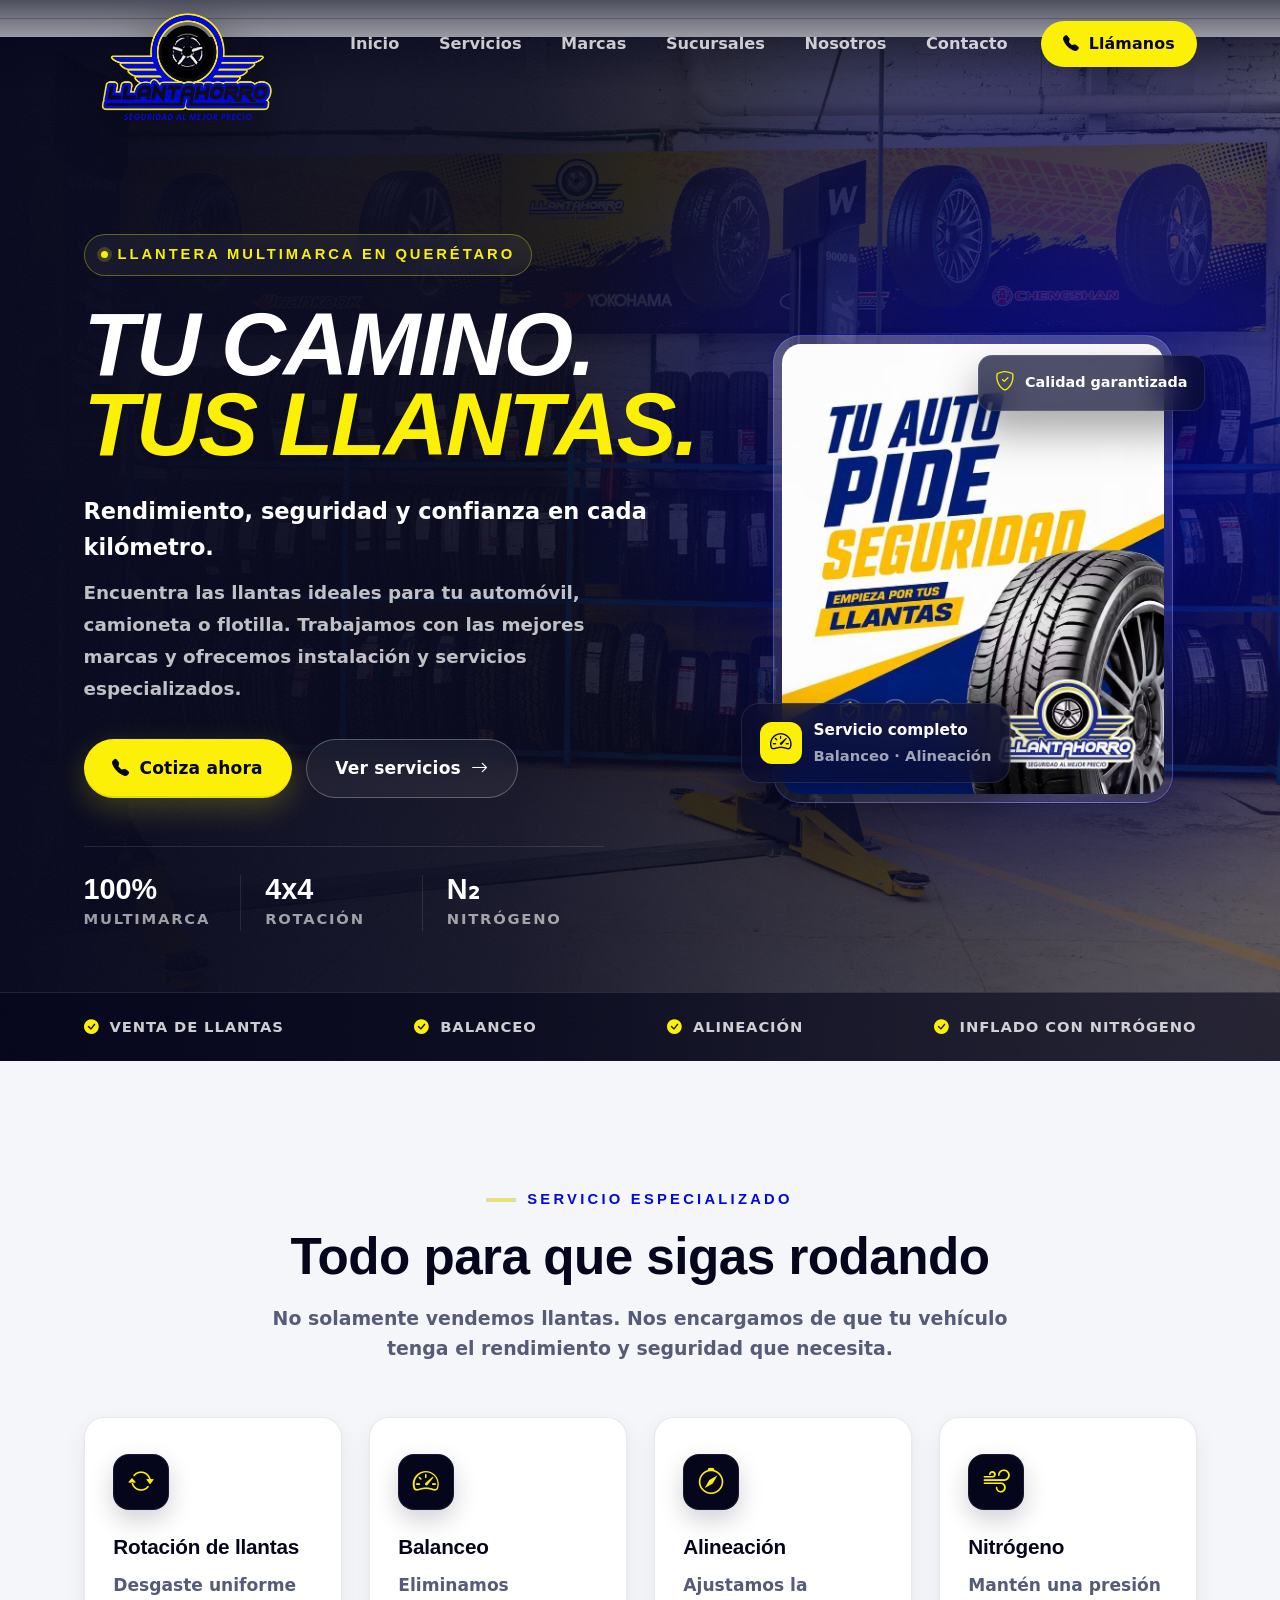
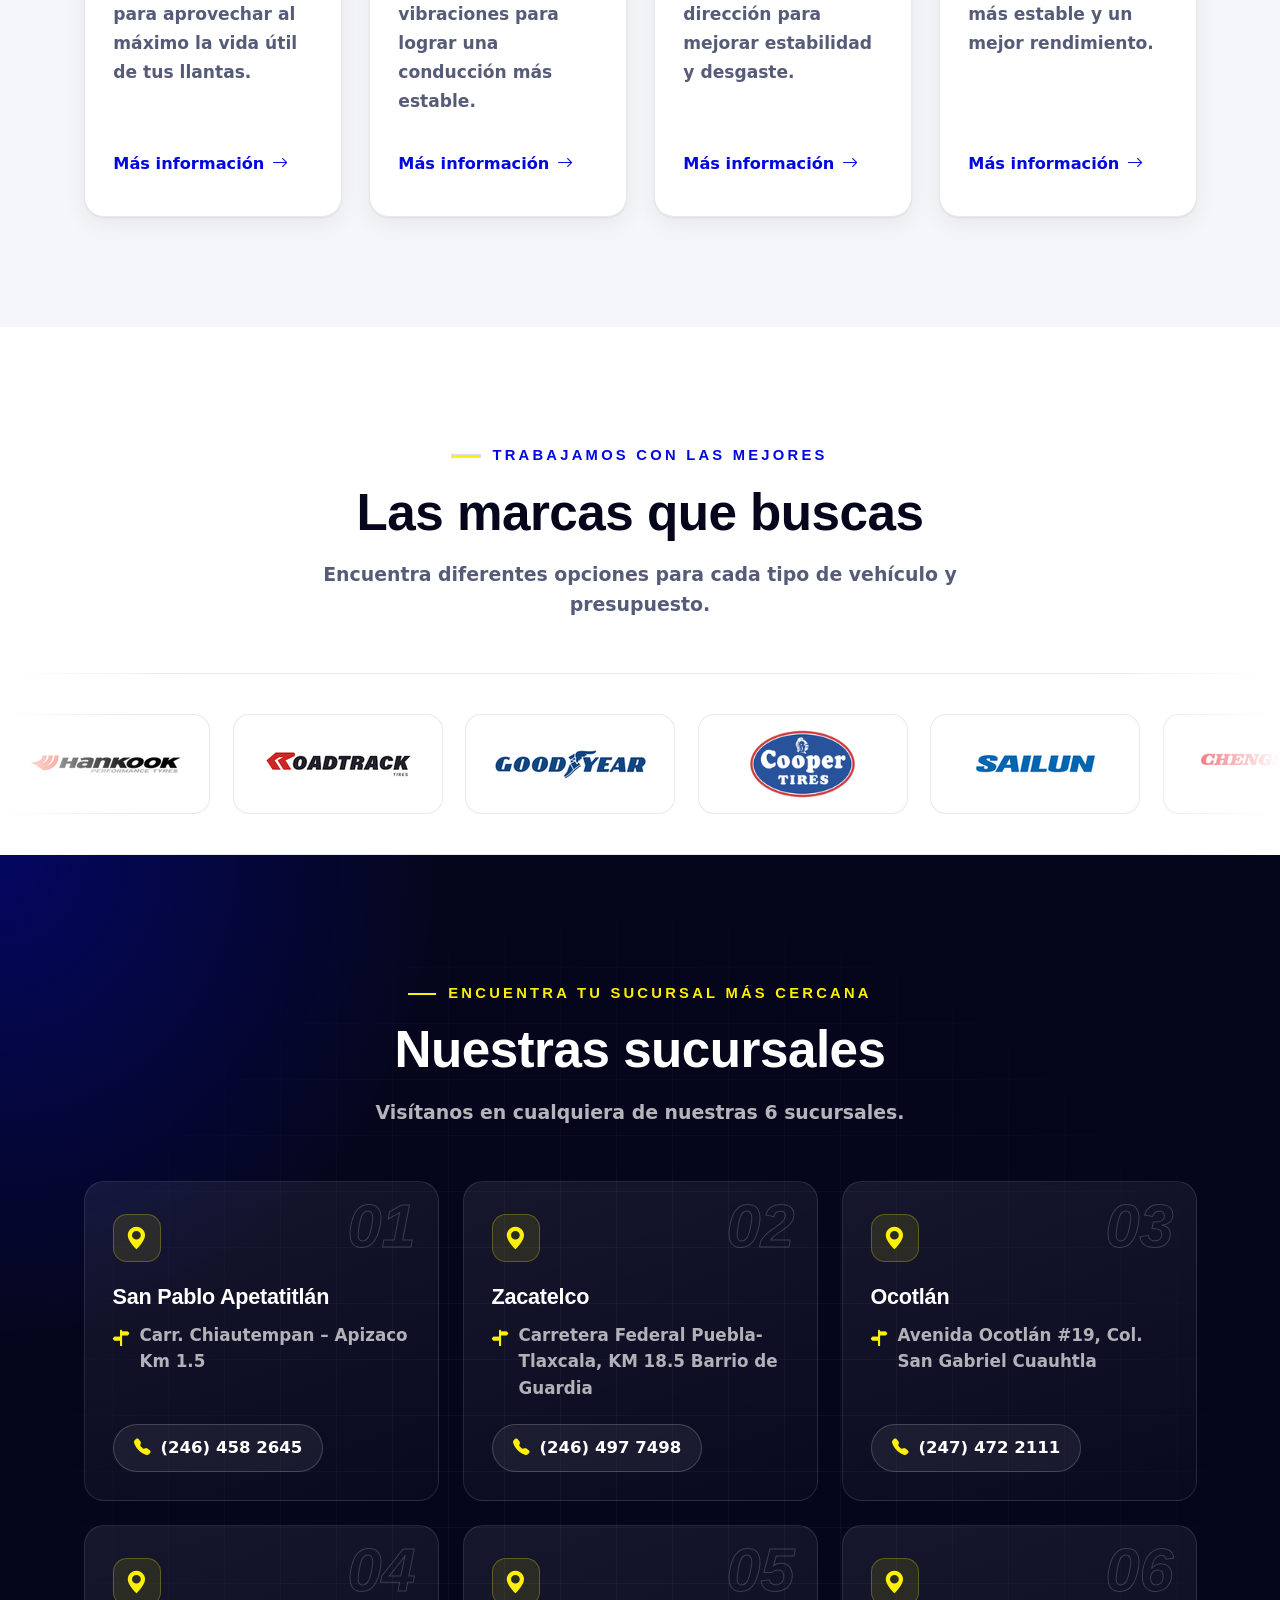
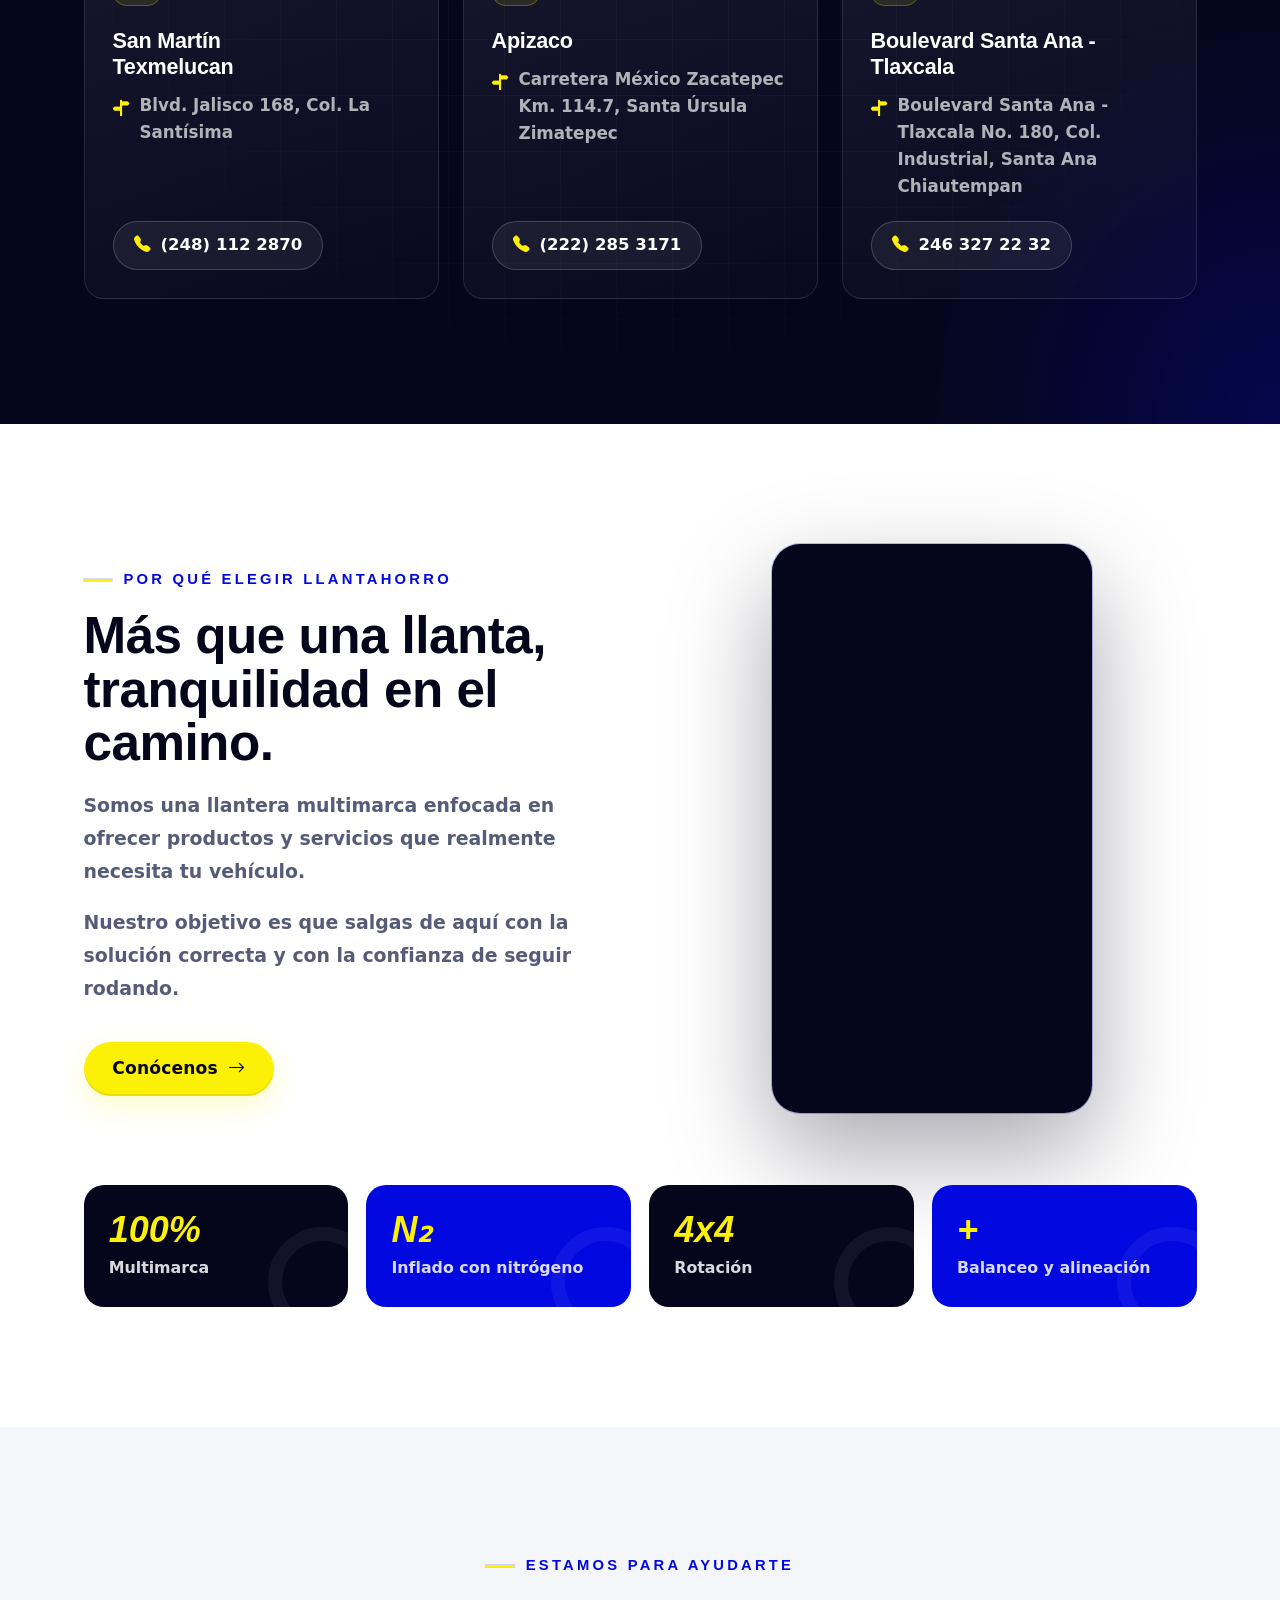
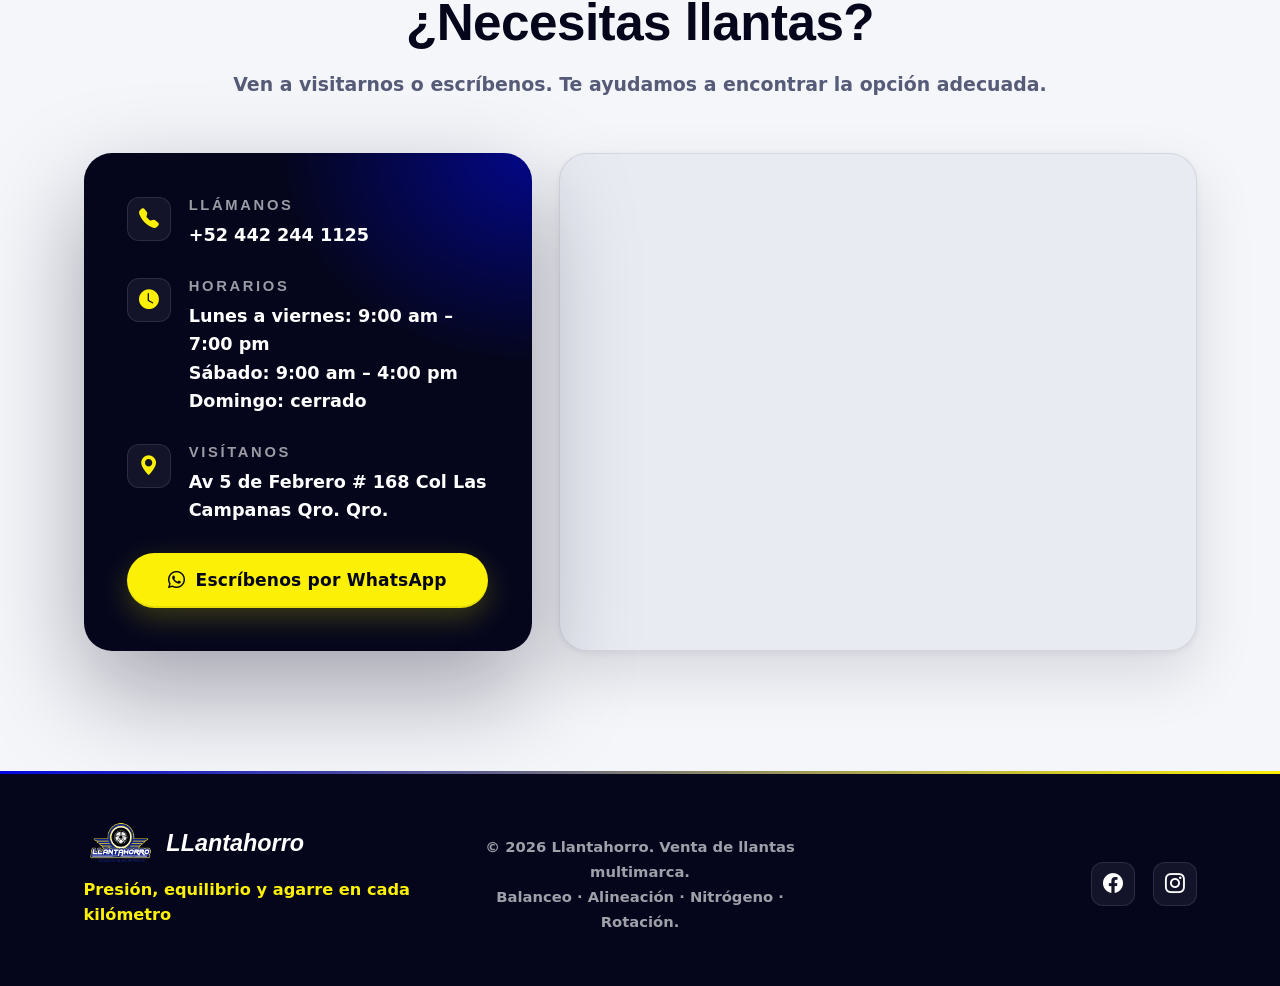
<file: index_premium.html>
<!DOCTYPE html>
<html lang="es-MX">

<head>
  <meta charset="UTF-8">
  <meta name="viewport" content="width=device-width, initial-scale=1.0">
  <title>Llantahorro Queretaro</title>
  <meta name="description"
    content="Venta de llantas multimarca. Balanceo, alineación, inflado con nitrógeno y rotación de llantas. Calidad y experiencia para tu vehículo.">
  <link href="https://cdn.jsdelivr.net/npm/bootstrap@5.3.3/dist/css/bootstrap.min.css" rel="stylesheet">
  <link rel="stylesheet" href="https://cdn.jsdelivr.net/npm/bootstrap-icons@1.11.3/font/bootstrap-icons.css">
  <link rel="preconnect" href="https://fonts.googleapis.com">
  <link rel="preconnect" href="https://fonts.gstatic.com" crossorigin>
  <link href="https://fonts.googleapis.com/css2?family=Poppins:ital,wght@0,400;0,600;0,700;1,600;1,700&display=swap"
    rel="stylesheet">
  <link rel="stylesheet" href="styles_moderno.css">
</head>

<body>

  <!-- =============== BARRA DE PROGRESO =============== -->
  <div class="scroll-progress" id="scrollProgress" aria-hidden="true"></div>
<hr>
  <!-- =============== NAVBAR =============== -->
  <nav class="navbar navbar-expand-lg fixed-top" id="mainNavbar">
    <div class="container">
      <a class="navbar-brand d-flex align-items-center gap-2" href="#inicio">
        <img src="images/logo.png" alt="Logotipo de la llantera" id="navLogo" onerror="this.style.display='none'">
      </a>
      <button class="navbar-toggler" type="button" data-bs-toggle="collapse" data-bs-target="#navMenu"
        aria-controls="navMenu" aria-expanded="false" aria-label="Abrir menú">
        <span class="navbar-toggler-icon"></span>
      </button>
      <div class="collapse navbar-collapse" id="navMenu">
        <ul class="navbar-nav ms-auto align-items-lg-center gap-lg-2">
          <li class="nav-item"><a class="nav-link" href="#inicio">Inicio</a></li>
          <li class="nav-item"><a class="nav-link" href="#servicios">Servicios</a></li>
          <li class="nav-item"><a class="nav-link" href="#marcas">Marcas</a></li>
          <li class="nav-item"><a class="nav-link" href="#sucursales">Sucursales</a></li>
          <li class="nav-item"><a class="nav-link" href="#nosotros">Nosotros</a></li>
          <li class="nav-item"><a class="nav-link" href="#contacto">Contacto</a></li>
          <li class="nav-item">
            <a class="btn btn-cta ms-lg-2" href="tel:+525512345678"><i class="bi bi-telephone-fill"></i> Llámanos</a>
          </li>
        </ul>
      </div>
    </div>
  </nav>

  <!-- =============== HERO =============== -->
  <section id="inicio" class="hero">
    <div class="hero-bg"></div>
    <div class="container position-relative">
      <div class="row align-items-center">
        <div class="col-lg-7 mt-4">
          <div class="hero-badge">
            <span></span>
            LLANTERA MULTIMARCA EN QUERÉTARO
          </div>
          <h1 class="hero-title">
            TU CAMINO.
            <br>
            <strong>TUS LLANTAS.</strong>
          </h1>
          <p class="hero-subtitle">
            Rendimiento, seguridad y confianza en cada kilómetro.
          </p>
          <p class="hero-description">
            Encuentra las llantas ideales para tu automóvil,
            camioneta o flotilla. Trabajamos con las mejores
            marcas y ofrecemos instalación y servicios
            especializados.
          </p>

          <div class="hero-buttons">
            <a href="#contacto" class="btn-main">
              <i class="bi bi-telephone-fill"></i>
              Cotiza ahora
            </a>

            <a href="#servicios" class="btn-secondary">
              Ver servicios
              <i class="bi bi-arrow-right"></i>
            </a>
          </div>

          <!-- MINI ESTADÍSTICAS -->
          <div class="hero-stats">

            <div class="hero-stat">
              <strong>100%</strong>
              <span>Multimarca</span>
            </div>

            <div class="hero-stat">
              <strong>4x4</strong>
              <span>Rotación</span>
            </div>

            <div class="hero-stat">
              <strong>N₂</strong>
              <span>Nitrógeno</span>
            </div>

          </div>

        </div>
        <div class="col-lg-5">

          <div class="hero-product">

            <div class="hero-circle"></div>

            <div class="hero-label">
              <i class="bi bi-shield-check"></i>
              Calidad garantizada
            </div>

            <img src="images/hero-imagen.jpeg" alt="Llanta Llantahorro" class="hero-tire" data-parallax="0.15">

            <div class="hero-floating-card">
              <div class="floating-icon">
                <i class="bi bi-speedometer2"></i>
              </div>

              <div>
                <strong>Servicio completo</strong>
                <span>Balanceo · Alineación</span>
              </div>
            </div>

          </div>

        </div>

      </div>
    </div>

    <!-- BARRA INFERIOR -->
    <div class="hero-bottom">
      <div class="container">
        <div class="hero-bottom-content">

          <span>
            <i class="bi bi-check-circle-fill"></i>
            Venta de llantas
          </span>

          <span>
            <i class="bi bi-check-circle-fill"></i>
            Balanceo
          </span>

          <span>
            <i class="bi bi-check-circle-fill"></i>
            Alineación
          </span>

          <span>
            <i class="bi bi-check-circle-fill"></i>
            Inflado con nitrógeno
          </span>

        </div>
      </div>
    </div>

  </section>

  <!-- =========================================
     SERVICIOS
     ========================================= -->

  <section id="servicios" class="section-servicios">

    <div class="container">

      <div class="text-center mb-5" data-reveal="up">

        <div class="eyebrow">
          SERVICIO ESPECIALIZADO
        </div>

        <h2 class="section-title">
          Todo para que sigas rodando
        </h2>

        <p class="section-description">
          No solamente vendemos llantas.
          Nos encargamos de que tu vehículo tenga
          el rendimiento y seguridad que necesita.
        </p>

      </div>

      <div class="row g-4">
        <div class="col-md-6 col-lg-3" data-reveal="up" data-delay="0">

          <div class="servicio-card">

            <div class="servicio-icono">
              <i class="bi bi-arrow-repeat"></i>
            </div>

            <h3>
              Rotación de llantas
            </h3>

            <p>
              Desgaste uniforme para aprovechar
              al máximo la vida útil de tus llantas.
            </p>

            <a href="#contacto" class="service-link">
              Más información
              <i class="bi bi-arrow-right"></i>
            </a>

          </div>

        </div>

        <div class="col-md-6 col-lg-3" data-reveal="up" data-delay="100">

          <div class="servicio-card">

            <div class="servicio-icono">
              <i class="bi bi-speedometer2"></i>
            </div>

            <h3>
              Balanceo
            </h3>

            <p>
              Eliminamos vibraciones para lograr
              una conducción más estable.
            </p>

            <a href="#contacto" class="service-link">
              Más información
              <i class="bi bi-arrow-right"></i>
            </a>

          </div>

        </div>


        <div class="col-md-6 col-lg-3" data-reveal="up" data-delay="200">

          <div class="servicio-card">

            <div class="servicio-icono">
              <i class="bi bi-compass"></i>
            </div>

            <h3>
              Alineación
            </h3>

            <p>
              Ajustamos la dirección para mejorar
              estabilidad y desgaste.
            </p>

            <a href="#contacto" class="service-link">
              Más información
              <i class="bi bi-arrow-right"></i>
            </a>

          </div>

        </div>


        <div class="col-md-6 col-lg-3" data-reveal="up" data-delay="300">

          <div class="servicio-card">

            <div class="servicio-icono">
              <i class="bi bi-wind"></i>
            </div>

            <h3>
              Nitrógeno
            </h3>

            <p>
              Mantén una presión más estable
              y un mejor rendimiento.
            </p>

            <a href="#contacto" class="service-link">
              Más información
              <i class="bi bi-arrow-right"></i>
            </a>

          </div>

        </div>

      </div>

    </div>

  </section>


  <!-- =========================================
     MARCAS
     ========================================= -->

  <section id="marcas" class="section-marcas">

    <div class="container">

      <div class="text-center" data-reveal="up">

        <div class="eyebrow">
          TRABAJAMOS CON LAS MEJORES
        </div>

        <h2 class="section-title">
          Las marcas que buscas
        </h2>

        <p class="section-description">
          Encuentra diferentes opciones para
          cada tipo de vehículo y presupuesto.
        </p>

      </div>

    </div>
    <div class="marquee-tread" aria-hidden="true"></div>
    <div class="marquee-wrap" data-reveal="zoom">

      <div class="marquee-track">

        <div class="marquee-item">
          <img src="images/marcas/logo-01.png" alt="Marca de llantas" loading="lazy">
        </div>

        <div class="marquee-item">
          <img src="images/marcas/logo-02.png" alt="Marca de llantas" loading="lazy">
        </div>

        <div class="marquee-item">
          <img src="images/marcas/logo-03.png" alt="Marca de llantas" loading="lazy">
        </div>

        <div class="marquee-item">
          <img src="images/marcas/logo-04.png" alt="Marca de llantas" loading="lazy">
        </div>

        <div class="marquee-item">
          <img src="images/marcas/logo-05.png" alt="Marca de llantas" loading="lazy">
        </div>

        <div class="marquee-item">
          <img src="images/marcas/logo-06.png" alt="Marca de llantas" loading="lazy">
        </div>

        <div class="marquee-item">
          <img src="images/marcas/logo-07.png" alt="Marca de llantas" loading="lazy">
        </div>

        <div class="marquee-item">
          <img src="images/marcas/logo-08.png" alt="Marca de llantas" loading="lazy">
        </div>
        <div class="marquee-item">
          <img src="images/marcas/logo-09.png" alt="Marca de llantas" loading="lazy">
        </div>

        <div class="marquee-item">
          <img src="images/marcas/logo-10.png" alt="Marca de llantas" loading="lazy">
        </div>

        <div class="marquee-item">
          <img src="images/marcas/logo-11.png" alt="Marca de llantas" loading="lazy">
        </div>

        <div class="marquee-item">
          <img src="images/marcas/logo-12.png" alt="Marca de llantas" loading="lazy">
        </div>
        <div class="marquee-item">
          <img src="images/marcas/logo-01.png" alt="Marca de llantas" loading="lazy">
        </div>

        <div class="marquee-item">
          <img src="images/marcas/logo-02.png" alt="Marca de llantas" loading="lazy">
        </div>

        <div class="marquee-item">
          <img src="images/marcas/logo-03.png" alt="Marca de llantas" loading="lazy">
        </div>

        <div class="marquee-item">
          <img src="images/marcas/logo-04.png" alt="Marca de llantas" loading="lazy">
        </div>

        <div class="marquee-item">
          <img src="images/marcas/logo-05.png" alt="Marca de llantas" loading="lazy">
        </div>

        <div class="marquee-item">
          <img src="images/marcas/logo-06.png" alt="Marca de llantas" loading="lazy">
        </div>

        <div class="marquee-item">
          <img src="images/marcas/logo-07.png" alt="Marca de llantas" loading="lazy">
        </div>

        <div class="marquee-item">
          <img src="images/marcas/logo-08.png" alt="Marca de llantas" loading="lazy">
        </div>
        <div class="marquee-item">
          <img src="images/marcas/logo-09.png" alt="Marca de llantas" loading="lazy">
        </div>

        <div class="marquee-item">
          <img src="images/marcas/logo-10.png" alt="Marca de llantas" loading="lazy">
        </div>

        <div class="marquee-item">
          <img src="images/marcas/logo-11.png" alt="Marca de llantas" loading="lazy">
        </div>

        <div class="marquee-item">
          <img src="images/marcas/logo-12.png" alt="Marca de llantas" loading="lazy">
        </div>

      </div>

    </div>
    <div class="marquee-tread" aria-hidden="true"></div>
  </section>


  <!-- =========================================
     SUCURSALES
     ========================================= -->

  <section id="sucursales" class="section-sucursales">

    <div class="container">

      <div class="text-center mb-5" data-reveal="up">

        <div class="eyebrow">
          ENCUENTRA TU SUCURSAL MÁS CERCANA
        </div>

        <h2 class="section-title section-title-light">
          Nuestras sucursales
        </h2>

        <p class="section-description section-description-light">
          Visítanos en cualquiera de nuestras 6 sucursales.
        </p>

      </div>

      <div class="sucursales-grid">

        <!-- 1 -->
        <div class="sucursal-card" data-reveal="up" data-delay="0">
          <span class="sucursal-num">01</span>
          <div class="sucursal-tire"></div>
          <div class="sucursal-icon"><i class="bi bi-geo-alt-fill"></i></div>
          <h3>San Pablo Apetatitlán</h3>
          <p class="sucursal-addr">
            <i class="bi bi-signpost-split-fill"></i>
            Carr. Chiautempan – Apizaco Km 1.5
          </p>
          <a class="sucursal-phone" href="tel:+524464582645">
            <i class="bi bi-telephone-fill"></i> (246) 458 2645
          </a>
        </div>

        <!-- 2 -->
        <div class="sucursal-card" data-reveal="up" data-delay="100">
          <span class="sucursal-num">02</span>
          <div class="sucursal-tire"></div>
          <div class="sucursal-icon"><i class="bi bi-geo-alt-fill"></i></div>
          <h3>Zacatelco</h3>
          <p class="sucursal-addr">
            <i class="bi bi-signpost-split-fill"></i>
            Carretera Federal Puebla-Tlaxcala, KM 18.5 Barrio de Guardia
          </p>
          <a class="sucursal-phone" href="tel:+524464977498">
            <i class="bi bi-telephone-fill"></i> (246) 497 7498
          </a>
        </div>

        <!-- 3 -->
        <div class="sucursal-card" data-reveal="up" data-delay="200">
          <span class="sucursal-num">03</span>
          <div class="sucursal-tire"></div>
          <div class="sucursal-icon"><i class="bi bi-geo-alt-fill"></i></div>
          <h3>Ocotlán</h3>
          <p class="sucursal-addr">
            <i class="bi bi-signpost-split-fill"></i>
            Avenida Ocotlán #19, Col. San Gabriel Cuauhtla
          </p>
          <a class="sucursal-phone" href="tel:+524724722111">
            <i class="bi bi-telephone-fill"></i> (247) 472 2111
          </a>
        </div>

        <!-- 4 -->
        <div class="sucursal-card" data-reveal="up" data-delay="300">
          <span class="sucursal-num">04</span>
          <div class="sucursal-tire"></div>
          <div class="sucursal-icon"><i class="bi bi-geo-alt-fill"></i></div>
          <h3>San Martín Texmelucan</h3>
          <p class="sucursal-addr">
            <i class="bi bi-signpost-split-fill"></i>
            Blvd. Jalisco 168, Col. La Santísima
          </p>
          <a class="sucursal-phone" href="tel:+524811122870">
            <i class="bi bi-telephone-fill"></i> (248) 112 2870
          </a>
        </div>

        <!-- 5 -->
        <div class="sucursal-card" data-reveal="up" data-delay="400">
          <span class="sucursal-num">05</span>
          <div class="sucursal-tire"></div>
          <div class="sucursal-icon"><i class="bi bi-geo-alt-fill"></i></div>
          <h3>Apizaco</h3>
          <p class="sucursal-addr">
            <i class="bi bi-signpost-split-fill"></i>
            Carretera México Zacatepec Km. 114.7, Santa Úrsula Zimatepec
          </p>
          <a class="sucursal-phone" href="tel:+522222853171">
            <i class="bi bi-telephone-fill"></i> (222) 285 3171
          </a>
        </div>

        <!-- 6 -->
        <div class="sucursal-card" data-reveal="up" data-delay="500">
          <span class="sucursal-num">06</span>
          <div class="sucursal-tire"></div>
          <div class="sucursal-icon"><i class="bi bi-geo-alt-fill"></i></div>
          <h3>Boulevard Santa Ana - Tlaxcala</h3>
          <p class="sucursal-addr">
            <i class="bi bi-signpost-split-fill"></i>
            Boulevard Santa Ana - Tlaxcala No. 180, Col. Industrial, Santa Ana Chiautempan
          </p>
          <a class="sucursal-phone" href="tel:+522463272232">
            <i class="bi bi-telephone-fill"></i> 246 327 22 32
          </a>
        </div>

      </div>

    </div>

  </section>


  <!-- =========================================
     NOSOTROS
     ========================================= -->

  <section id="nosotros" class="section-nosotros">

    <div class="container">

      <div class="row align-items-center g-5">

        <div class="col-lg-6" data-reveal="left">

          <div class="eyebrow">
            POR QUÉ ELEGIR LLANTAHORRO
          </div>

          <h2 class="section-title">
            Más que una llanta,
            <br>
            tranquilidad en el camino.
          </h2>

          <p>
            Somos una llantera multimarca enfocada
            en ofrecer productos y servicios que
            realmente necesita tu vehículo.
          </p>

          <p>
            Nuestro objetivo es que salgas de aquí
            con la solución correcta y con la
            confianza de seguir rodando.
          </p>

          <a href="#contacto" class="btn btn-cta mt-3">
            Conócenos
            <i class="bi bi-arrow-right"></i>
          </a>

        </div>


        <div class="col-lg-6" data-reveal="right">

          <div class="fb-reel-container">
            <iframe
              src="https://www.facebook.com/plugins/video.php?height=476&href=https%3A%2F%2Fwww.facebook.com%2Freel%2F1374063234816239%2F&show_text=false&width=267&t=0"
              allowfullscreen allow="autoplay; clipboard-write; encrypted-media; picture-in-picture; web-share">
            </iframe>
          </div>

        </div>

      </div>


      <div class="row g-3 mt-5">

        <div class="col-6 col-lg-3" data-reveal="up" data-delay="0">

          <div class="dato-card">

            <span class="dato-numero">
              100%
            </span>

            <span class="dato-texto">
              Multimarca
            </span>

          </div>

        </div>

        <div class="col-6 col-lg-3" data-reveal="up" data-delay="100">

          <div class="dato-card dato-card-alt">

            <span class="dato-numero">
              N₂
            </span>

            <span class="dato-texto">
              Inflado con nitrógeno
            </span>

          </div>

        </div>

        <div class="col-6 col-lg-3" data-reveal="up" data-delay="200">

          <div class="dato-card">

            <span class="dato-numero">
              4x4
            </span>

            <span class="dato-texto">
              Rotación
            </span>

          </div>

        </div>

        <div class="col-6 col-lg-3" data-reveal="up" data-delay="300">

          <div class="dato-card dato-card-alt">

            <span class="dato-numero">
              +
            </span>

            <span class="dato-texto">
              Balanceo y alineación
            </span>

          </div>

        </div>

      </div>

    </div>

  </section>


  <!-- =========================================
     CONTACTO
     ========================================= -->

  <section id="contacto" class="section-contacto">

    <div class="container">

      <div class="text-center mb-5" data-reveal="up">

        <div class="eyebrow">
          ESTAMOS PARA AYUDARTE
        </div>

        <h2 class="section-title">
          ¿Necesitas llantas?
        </h2>

        <p>
          Ven a visitarnos o escríbenos.
          Te ayudamos a encontrar la opción adecuada.
        </p>

      </div>


      <div class="row g-4">

        <div class="col-lg-5">

          <div class="contacto-card" data-reveal="left">

            <div class="contacto-item">

              <i class="bi bi-telephone-fill"></i>

              <div>

                <h3>
                  Llámanos
                </h3>

                <a href="tel:+52+524422441125">
                  +52 442 244 1125
                </a>

              </div>

            </div>


            <div class="contacto-item">

              <i class="bi bi-clock-fill"></i>

              <div>

                <h3>
                  Horarios
                </h3>

                <p>
                  Lunes a viernes:
                  9:00 am – 7:00 pm
                  <br>

                  Sábado:
                  9:00 am – 4:00 pm
                  <br>

                  Domingo:
                  cerrado
                </p>

              </div>

            </div>


            <div class="contacto-item">

              <i class="bi bi-geo-alt-fill"></i>

              <div>

                <h3>
                  Visítanos
                </h3>

                <p> <a href="https://maps.app.goo.gl/YQYEY5u7Kh3EqXh98">
                    Av 5 de Febrero # 168
                    Col Las Campanas Qro. Qro.
                  </a>
                </p>

              </div>

            </div>


            <a href="https://wa.me/" target="_blank" class="btn btn-cta">

              <i class="bi bi-whatsapp"></i>

              Escríbenos por WhatsApp

            </a>

          </div>

        </div>


        <div class="col-lg-7" data-reveal="right">

          <div class="mapa-wrap">

            <iframe
              src="https://www.google.com/maps/embed?pb=!1m18!1m12!1m3!1d3734.97287015286!2d-100.41551392397383!3d20.589165502730317!2m3!1f0!2f0!3f0!3m2!1i1024!2i768!4f13.1!3m3!1m2!1s0x85d35bf364f1d423%3A0x769a4d97ce28cc29!2sLLANTAHORRO%20QUER%C3%89TARO!5e0!3m2!1ses!2smx!4v1787264513700!5m2!1ses!2smx"
              width="600" height="450" style="border:0;" allowfullscreen="" loading="lazy"
              referrerpolicy="strict-origin-when-cross-origin"></iframe>

          </div>

        </div>

      </div>

    </div>

  </section>

  <!-- =============== FOOTER =============== -->
  <footer class="footer">
    <div class="footer-tread" aria-hidden="true"></div>
    <div class="container" data-reveal="up">
      <div class="row gy-4 align-items-center">
        <div class="col-md-4">
          <div class="d-flex align-items-center gap-2">
            <img src="images/logo-footer.png" alt="Logotipo" class="footer-logo" onerror="this.style.display='none'">
            <span class="brand-word footer-brand">LLantahorro</span>
          </div>
          <p class="footer-slogan">Presión, equilibrio y agarre en cada kilómetro</p>
        </div>

        <div class="col-md-4 text-md-center">
          <p class="footer-copy mb-0">
            &copy; <span id="anioActual"></span> Llantahorro. Venta de llantas multimarca.<br>
            Balanceo · Alineación · Nitrógeno · Rotación.
          </p>
        </div>

        <div class="col-md-4 d-flex justify-content-md-end gap-3">
          <!-- Reemplaza los href con tus perfiles reales -->
          <a href="https://www.facebook.com/share/1Gv1kbUiUR/" target="_blank" rel="noopener" class="social-btn"
            aria-label="Facebook">
            <i class="bi bi-facebook"></i>
          </a>
          <a href="https://www.instagram.com/llantahorro.queretaro?igsh=MXM3aTI0dnF6azNtbg==" target="_blank"
            rel="noopener" class="social-btn" aria-label="Instagram">
            <i class="bi bi-instagram"></i>
          </a>
        </div>
      </div>
    </div>
  </footer>

  <!-- =============== BOTÓN VOLVER ARRIBA =============== -->
  <button class="back-to-top" id="backToTop" aria-label="Volver arriba">
    <i class="bi bi-arrow-up"></i>
  </button>

  <!-- Bootstrap 5 JS -->
  <script src="https://cdn.jsdelivr.net/npm/bootstrap@5.3.3/dist/js/bootstrap.bundle.min.js"></script>
  <script>
    /* ============ AÑO FOOTER ============ */
    document.getElementById('anioActual').textContent = new Date().getFullYear();

    /* ============ NAVBAR SCROLL ============ */
    const nav = document.getElementById('mainNavbar');
    const onScroll = () => nav.classList.toggle('scrolled', window.scrollY > 12);
    window.addEventListener('scroll', onScroll, { passive: true });
    onScroll();

    /* ============ REVEAL AL SCROLL ============ */
    const revealElements = document.querySelectorAll('[data-reveal]');
    const revealOnScroll = new IntersectionObserver((entries, observer) => {
      entries.forEach(entry => {
        if (!entry.isIntersecting) return;
        entry.target.classList.add('is-revealed');
        observer.unobserve(entry.target);
      });
    }, {
      threshold: 0.12,
      rootMargin: '0px 0px -60px 0px'
    });
    revealElements.forEach(el => revealOnScroll.observe(el));

    /* =========================================
   SCROLL OPTIMIZADO (un solo rAF)
   ========================================= */

const progressBar = document.getElementById('scrollProgress');
const backToTop   = document.getElementById('backToTop');
const parallaxItems = document.querySelectorAll('[data-parallax]');
const heroTire = document.querySelector('.hero-tire');

let ultimoScroll = 0;
let rafPendiente = false;
let backToTopVisible = false;

function enScroll() {
  const scrollY = window.scrollY;

  // 1. Barra de progreso (solo si cambió >2px)
  if (Math.abs(scrollY - ultimoScroll) > 2) {
    const docHeight = document.documentElement.scrollHeight - window.innerHeight;
    const progress = docHeight > 0 ? (scrollY / docHeight) * 100 : 0;
    progressBar.style.width = progress + '%';
    ultimoScroll = scrollY;
  }

  // 2. Botón volver arriba (solo si cambió el estado)
  const deberiaVerse = scrollY > 400;
  if (deberiaVerse !== backToTopVisible) {
    backToTop.classList.toggle('visible', deberiaVerse);
    backToTopVisible = deberiaVerse;
  }

  // 3. Parallax SOLO del hero, y solo mientras esté visible
  if (scrollY < window.innerHeight) {
    parallaxItems.forEach(item => {
      const speed = parseFloat(item.dataset.parallax) || 0.1;
      item.style.transform = `translate3d(0, ${scrollY * speed}px, 0)`;
    });
  }

  rafPendiente = false;
}

window.addEventListener('scroll', () => {
  if (!rafPendiente) {
    requestAnimationFrame(enScroll);
    rafPendiente = true;
  }
}, { passive: true });

// Estado inicial
enScroll();
  </script>
</body>

</html>
</file>
<file: styles_moderno.css>
/* =========================================================
   LLANTAHORRO — DISEÑO PREMIUM
   Colores de marca (tomados del logo):
     azul #0208E0 · amarillo #FCF006 · negro
   Dirección (UI UX Pro Max → Automotive): hero protagonista,
   superficies oscuras con acentos de cristal, tipografía ancha.
   ========================================================= */

:root{
  /* Marca */
  --azul:#0208E0;
  --azul-600:#0106B4;
  --azul-glow:rgba(2,8,224,.45);
  --amarillo:#FCF006;
  --amarillo-600:#E6DA00;

  /* Neutros (negro con matiz del azul de marca) */
  --ink:#05061C;
  --ink-2:#0A0C2E;
  --ink-3:#13163F;
  --blanco:#fff;
  --surface:#F5F6FA;
  --texto:#0B0D2A;
  --muted:#565B78;          /* 6.4:1 sobre blanco */
  --line:rgba(11,13,42,.09);
  --line-dark:rgba(255,255,255,.10);

  /* Tipografía */
  --font-display:'Archivo','Arial Black',sans-serif;
  --font-body:'Manrope',system-ui,-apple-system,'Segoe UI',sans-serif;

  /* Sombras y forma */
  --shadow-sm:0 1px 2px rgba(5,6,28,.06),0 8px 24px rgba(5,6,28,.06);
  --shadow-md:0 2px 6px rgba(5,6,28,.06),0 24px 60px rgba(5,6,28,.12);
  --shadow-lg:0 40px 100px rgba(5,6,28,.35);
  --radius:20px;
  --radius-lg:28px;

  /* Movimiento */
  --ease:cubic-bezier(.2,.8,.2,1);
  --dur:.25s;
}

*,*::before,*::after{box-sizing:border-box}

html{
  font-size:112.5%; /* 18px base: letras más grandes para mejor lectura */
  scroll-behavior:smooth;
  scroll-padding-top:88px;
  overflow-x:hidden;
}

body{
  margin:0;
  font-family:var(--font-body);
  font-size:1rem;
  line-height:1.6;
  color:var(--texto);
  background:var(--blanco);
  overflow-x:hidden;
  -webkit-font-smoothing:antialiased;
}

h1,h2,h3{
  font-family:var(--font-display);
  font-stretch:112%;
  font-weight:900;
  letter-spacing:-.01em;
}

a{text-decoration:none}
img{max-width:100%}

::selection{background:var(--amarillo);color:var(--ink)}

/* =========================
   ELEMENTOS COMUNES
   ========================= */

.eyebrow{
  display:inline-flex;
  align-items:center;
  gap:12px;
  font-family:var(--font-display);
  font-stretch:125%;
  font-weight:800;
  font-size:.82rem;
  letter-spacing:.22em;
  text-transform:uppercase;
  color:var(--azul);
  margin-bottom:1rem;
}

.eyebrow::before{
  content:"";
  width:28px;
  height:2px;
  background:var(--amarillo);
  box-shadow:0 0 0 1px rgba(2,8,224,.15);
}

.section-title{
  font-size:clamp(2rem,4vw,3.2rem);
  line-height:1.04;
  color:var(--ink);
  margin-bottom:1.1rem;
  text-wrap:balance;
}

.section-description{
  max-width:56ch;
  margin:0 auto;
  color:var(--muted);
  font-size:1.05rem;
}

/* =========================
   BOTONES
   ========================= */

.btn-cta,
.btn-main,
.btn-secondary{
  display:inline-flex;
  align-items:center;
  justify-content:center;
  gap:10px;
  min-height:48px;
  padding:.8rem 1.6rem;
  border-radius:999px;
  font-family:var(--font-body);
  font-weight:800;
  font-size:.95rem;
  letter-spacing:.01em;
  cursor:pointer;
  transition:
    transform var(--dur) var(--ease),
    box-shadow var(--dur) var(--ease),
    background-color var(--dur) var(--ease),
    color var(--dur) var(--ease),
    border-color var(--dur) var(--ease);
}

/* Primario: amarillo de marca con texto negro (contraste 17:1) */
.btn-cta,
.btn-main{
  background:var(--amarillo);
  color:var(--ink);
  border:0;
  box-shadow:0 10px 30px rgba(252,240,6,.22),inset 0 -2px 0 rgba(0,0,0,.08);
}

.btn-cta:hover,
.btn-cta:focus-visible,
.btn-main:hover,
.btn-main:focus-visible{
  background:#fff64d;
  color:var(--ink);
  transform:translateY(-2px);
  box-shadow:0 16px 40px rgba(252,240,6,.32),inset 0 -2px 0 rgba(0,0,0,.08);
}

.btn-cta:active,
.btn-main:active{transform:translateY(0)}

/* Secundario: cristal */
.btn-secondary{
  color:var(--blanco);
  background:rgba(255,255,255,.06);
  border:1px solid rgba(255,255,255,.28);
  backdrop-filter:blur(12px);
  -webkit-backdrop-filter:blur(12px);
}

.btn-secondary:hover,
.btn-secondary:focus-visible{
  color:var(--ink);
  background:var(--blanco);
  border-color:var(--blanco);
  transform:translateY(-2px);
}

.btn-secondary i,
.service-link i{transition:transform var(--dur) var(--ease)}
.btn-secondary:hover i,
.service-link:hover i{transform:translateX(4px)}

/* =========================
   NAVBAR (cristal oscuro)
   ========================= */

#mainNavbar{
  padding:1rem 0;
  background:linear-gradient(180deg,rgba(5,6,28,.7),rgba(5,6,28,0));
  transition:background-color .3s var(--ease),padding .3s var(--ease),box-shadow .3s var(--ease);
}

#mainNavbar.scrolled{
  padding:.55rem 0;
  background:rgba(5,6,28,.82);
  backdrop-filter:saturate(160%) blur(18px);
  -webkit-backdrop-filter:saturate(160%) blur(18px);
  box-shadow:0 1px 0 var(--line-dark),0 20px 40px rgba(0,0,0,.25);
}

/* El contenedor ocupa la altura de la barra; el logo es más alto
   y sobresale por debajo */
#mainNavbar .navbar-brand{
  position:relative;
  z-index:2;
  width:206px;
  height:52px;
  padding:0;
  margin:0;
  transition:width .3s var(--ease);
}

#navLogo{
  position:absolute;
  top:-8px;
  left:0;
  height:122px;
  width:auto;
  filter:drop-shadow(0 12px 24px rgba(0,0,0,.5));
  transition:height .3s var(--ease),top .3s var(--ease);
}

#mainNavbar.scrolled .navbar-brand{width:164px}
#mainNavbar.scrolled #navLogo{height:96px;top:-6px}

.navbar-nav .nav-link{
  position:relative;
  color:rgba(255,255,255,.78);
  font-size:.9rem;
  font-weight:800;
  padding:.6rem .85rem!important;
  transition:color var(--dur) var(--ease);
}

.navbar-nav .nav-link::after{
  content:"";
  position:absolute;
  left:.85rem;
  right:.85rem;
  bottom:.3rem;
  height:2px;
  border-radius:2px;
  background:var(--amarillo);
  transform:scaleX(0);
  transition:transform var(--dur) var(--ease);
}

.navbar-nav .nav-link:hover,
.navbar-nav .nav-link.active{color:var(--blanco)}

.navbar-nav .nav-link:hover::after,
.navbar-nav .nav-link:focus-visible::after,
.navbar-nav .nav-link.active::after{transform:scaleX(1)}

/* Submenú de servicios */
.navbar-nav .dropdown-toggle::after{border:0;vertical-align:baseline}

.nav-chevron{
  display:inline-block;
  margin-left:2px;
  font-size:.7rem;
  transition:transform var(--dur) var(--ease);
}

.dropdown-toggle.show .nav-chevron{transform:rotate(180deg)}

#mainNavbar .dropdown-menu{
  min-width:240px;
  margin-top:.4rem;
  padding:.5rem;
  background:var(--ink-2);
  border:1px solid var(--line-dark);
  border-radius:14px;
  box-shadow:var(--shadow-lg);
}

#mainNavbar .dropdown-item{
  padding:.65rem .9rem;
  border-radius:10px;
  font-size:.9rem;
  color:rgba(255,255,255,.78);
}

#mainNavbar .dropdown-item:hover,
#mainNavbar .dropdown-item:focus-visible{
  color:var(--blanco);
  background:rgba(255,255,255,.07);
}

#mainNavbar .dropdown-item.active{
  color:var(--amarillo);
  background:transparent;
}

#mainNavbar .btn-cta{
  min-height:44px;
  padding:.6rem 1.2rem;
  font-size:.88rem;
  box-shadow:none;
}

.navbar-toggler{
  border:1px solid rgba(255,255,255,.25);
  border-radius:12px;
  padding:.5rem .65rem;
}

.navbar-toggler-icon{filter:invert(1)}

.navbar-toggler:focus{box-shadow:0 0 0 3px rgba(252,240,6,.45)}

.brand-word{
  font-family:var(--font-display);
  font-stretch:125%;
  font-weight:900;
  font-style:italic;
  font-size:1.3rem;
  line-height:1;
}

/* =========================
   HERO
   ========================= */

.hero{
  position:relative;
  min-height:max(760px,100svh);
  display:flex;
  align-items:center;
  padding:170px 0 130px;
  overflow:hidden;
  color:var(--blanco);
  background:var(--ink);
  isolation:isolate;
}

/* Foto real de la sucursal, oscurecida para legibilidad */
.hero-bg{
  position:absolute;
  inset:0;
  z-index:-1;
  background:
    radial-gradient(60% 70% at 85% 40%,rgba(2,8,224,.55),transparent 70%),
    linear-gradient(90deg,var(--ink) 0%,rgba(5,6,28,.92) 40%,rgba(5,6,28,.6) 100%),
    url('images/fondo-hero.jpeg') center/cover no-repeat;
  background:
    radial-gradient(60% 70% at 85% 40%,rgba(2,8,224,.55),transparent 70%),
    linear-gradient(90deg,var(--ink) 0%,rgba(5,6,28,.92) 40%,rgba(5,6,28,.6) 100%),
    image-set(url('images/fondo-hero.webp') type('image/webp'),url('images/fondo-hero.jpeg') type('image/jpeg')) center/cover no-repeat;
}

/* Grano fino para acabado premium */
.hero::after{
  content:"";
  position:absolute;
  inset:0;
  z-index:-1;
  opacity:.06;
  pointer-events:none;
  background-image:url("data:image/svg+xml,%3Csvg xmlns='http://www.w3.org/2000/svg' width='160' height='160'%3E%3Cfilter id='n'%3E%3CfeTurbulence type='fractalNoise' baseFrequency='.9' numOctaves='2' stitchTiles='stitch'/%3E%3C/filter%3E%3Crect width='100%25' height='100%25' filter='url(%23n)'/%3E%3C/svg%3E");
}

.hero .container{position:relative;z-index:2}

.hero-badge{
  display:inline-flex;
  align-items:center;
  gap:10px;
  padding:8px 16px;
  margin-bottom:28px;
  border-radius:999px;
  background:rgba(255,255,255,.05);
  border:1px solid rgba(252,240,6,.35);
  backdrop-filter:blur(10px);
  -webkit-backdrop-filter:blur(10px);
  color:var(--amarillo);
  font-family:var(--font-display);
  font-stretch:125%;
  font-size:.82rem;
  font-weight:800;
  line-height:1.6;
  letter-spacing:.2em;
  text-transform:uppercase;
}

.hero-badge span{
  width:7px;
  height:7px;
  border-radius:50%;
  background:var(--amarillo);
  box-shadow:0 0 0 4px rgba(252,240,6,.18);
}

.hero-title{
  font-family:var(--font-display);
  font-size:clamp(3rem,7vw,6.4rem);
  font-stretch:125%;
  font-weight:900;
  font-style:italic;
  line-height:.9;
  letter-spacing:-.025em;
  text-transform:uppercase;
  margin:0 0 28px;
  color:var(--blanco);
}

.hero-title strong{
  font-weight:900;
  color:var(--amarillo);
}

.hero-subtitle{
  font-size:1.25rem;
  font-weight:800;
  color:var(--blanco);
  margin-bottom:12px;
}

.hero-description{
  max-width:540px;
  color:rgba(255,255,255,.74);
  font-size:1.02rem;
  line-height:1.75;
  margin-bottom:34px;
}

.hero-buttons{
  display:flex;
  gap:14px;
  flex-wrap:wrap;
}

.hero-stats{
  display:flex;
  gap:0;
  margin-top:48px;
  padding-top:28px;
  border-top:1px solid var(--line-dark);
  max-width:520px;
}

.hero-stat{
  flex:1;
  display:flex;
  flex-direction:column;
  gap:4px;
  padding-right:24px;
}

.hero-stat + .hero-stat{
  padding-left:24px;
  border-left:1px solid var(--line-dark);
}

.hero-stat strong{
  font-family:var(--font-display);
  font-stretch:125%;
  font-weight:900;
  font-size:1.6rem;
  line-height:1;
  color:var(--blanco);
}

.hero-stat span{
  color:rgba(255,255,255,.6);
  font-size:.82rem;
  font-weight:800;
  text-transform:uppercase;
  letter-spacing:.12em;
}

/* Imagen principal enmarcada */
.hero-product{
  position:relative;
  min-height:540px;
  display:flex;
  align-items:center;
  justify-content:center;
}

.hero-circle{
  position:absolute;
  width:520px;
  height:520px;
  border-radius:50%;
  background:radial-gradient(circle,var(--azul-glow),transparent 65%);
  filter:blur(20px);
}

.hero-tire{
  position:relative;
  z-index:2;
  width:100%;
  max-width:400px;
  height:auto;
  padding:8px;
  border-radius:var(--radius-lg);
  background:linear-gradient(160deg,rgba(255,255,255,.22),rgba(255,255,255,.04));
  border:1px solid rgba(255,255,255,.18);
  box-shadow:var(--shadow-lg),0 0 0 1px rgba(2,8,224,.4);
  transform:rotate(2deg);
  transition:transform .6s var(--ease);
}

.hero-product:hover .hero-tire{transform:rotate(0deg) scale(1.01)}

.hero-label,
.hero-floating-card{
  position:absolute;
  z-index:4;
  display:flex;
  align-items:center;
  color:var(--blanco);
  background:rgba(10,12,46,.72);
  border:1px solid var(--line-dark);
  backdrop-filter:blur(16px);
  -webkit-backdrop-filter:blur(16px);
  box-shadow:0 20px 40px rgba(0,0,0,.35);
}

.hero-label{
  top:56px;
  right:-8px;
  gap:10px;
  padding:11px 16px;
  border-radius:14px;
  font-size:.8rem;
  font-weight:800;
}

.hero-label i{color:var(--amarillo);font-size:1.1rem}

.hero-floating-card{
  bottom:56px;
  left:-8px;
  gap:12px;
  padding:14px 18px;
  border-radius:18px;
}

.floating-icon{
  width:42px;
  height:42px;
  display:flex;
  align-items:center;
  justify-content:center;
  border-radius:12px;
  background:var(--amarillo);
  color:var(--ink);
  font-size:1.2rem;
}

.hero-floating-card strong{display:block;font-size:.85rem}

.hero-floating-card span{
  display:block;
  color:rgba(255,255,255,.62);
  font-size:.82rem;
  margin-top:2px;
}

/* Barra inferior */
.hero-bottom{
  position:absolute;
  left:0;
  right:0;
  bottom:0;
  z-index:10;
  background:rgba(5,6,28,.6);
  backdrop-filter:blur(16px);
  -webkit-backdrop-filter:blur(16px);
  border-top:1px solid var(--line-dark);
}

.hero-bottom-content{
  min-height:68px;
  display:flex;
  align-items:center;
  justify-content:space-between;
  gap:20px;
}

.hero-bottom-content span{
  display:flex;
  align-items:center;
  gap:10px;
  color:rgba(255,255,255,.8);
  font-size:.82rem;
  font-weight:800;
  letter-spacing:.06em;
  text-transform:uppercase;
}

.hero-bottom-content i{color:var(--amarillo)}

/* =========================
   SERVICIOS
   ========================= */

.section-servicios{
  position:relative;
  padding:120px 0 110px;
  background:var(--surface);
}

.section-servicios .section-title{
  max-width:700px;
  margin-left:auto;
  margin-right:auto;
}

.servicio-card{
  position:relative;
  height:100%;
  display:flex;
  flex-direction:column;
  padding:2rem 1.6rem 1.7rem;
  background:var(--blanco);
  border:1px solid var(--line);
  border-radius:var(--radius);
  box-shadow:var(--shadow-sm);
  overflow:hidden;
  transition:transform .35s var(--ease),box-shadow .35s var(--ease),border-color .35s var(--ease);
}

.servicio-card::before{
  content:"";
  position:absolute;
  top:0;
  left:0;
  right:0;
  height:3px;
  background:linear-gradient(90deg,var(--azul),var(--amarillo));
  transform:scaleX(0);
  transform-origin:left;
  transition:transform .4s var(--ease);
}

.servicio-card:hover{
  transform:translateY(-6px);
  border-color:rgba(2,8,224,.22);
  box-shadow:var(--shadow-md);
}

.servicio-card:hover::before{transform:scaleX(1)}

.servicio-icono{
  width:56px;
  height:56px;
  border-radius:16px;
  display:flex;
  align-items:center;
  justify-content:center;
  margin-bottom:1.4rem;
  font-size:1.45rem;
  color:var(--amarillo);
  background:var(--ink);
  box-shadow:inset 0 0 0 1px rgba(255,255,255,.08),0 10px 24px rgba(5,6,28,.18);
  transition:background-color .35s var(--ease);
}

.servicio-card:hover .servicio-icono{background:var(--azul)}

.servicio-card h3{
  font-size:1.15rem;
  color:var(--ink);
  margin-bottom:.6rem;
}

.servicio-card p{
  font-size:.95rem;
  line-height:1.7;
  color:var(--muted);
  margin:0 0 1.4rem;
}

.service-link{
  margin-top:auto;
  display:inline-flex;
  align-items:center;
  gap:8px;
  min-height:44px;
  font-weight:800;
  font-size:.9rem;
  color:var(--azul);
}

.service-link:hover{color:var(--azul-600)}

/* =========================
   PREGUNTAS FRECUENTES
   ========================= */

.section-faq{
  padding:110px 0;
  background:var(--surface);
}

.faq-lista{
  max-width:820px;
  margin:0 auto;
  --bs-accordion-bg:var(--blanco);
  --bs-accordion-color:var(--texto);
  --bs-accordion-border-color:var(--line);
  --bs-accordion-border-radius:var(--radius);
  --bs-accordion-inner-border-radius:var(--radius);
  --bs-accordion-active-bg:var(--blanco);
  --bs-accordion-active-color:var(--azul);
  --bs-accordion-btn-focus-box-shadow:0 0 0 3px rgba(2,8,224,.25);
  --bs-accordion-btn-padding-y:1.2rem;
  --bs-accordion-btn-padding-x:1.5rem;
  --bs-accordion-body-padding-x:1.5rem;
}

.faq-lista .accordion-item{
  margin-bottom:12px;
  border:1px solid var(--line);
  border-radius:var(--radius);
  box-shadow:var(--shadow-sm);
  overflow:hidden;
}

.faq-lista .accordion-header{
  margin:0;
  font-size:inherit;
}

.faq-lista .accordion-button{
  font-family:var(--font-body);
  font-size:1rem;
  font-weight:800;
  color:var(--ink);
}

.faq-lista .accordion-button:not(.collapsed){
  color:var(--azul);
  box-shadow:none;
}

.faq-lista .accordion-body{
  padding-top:0;
  color:var(--muted);
  line-height:1.7;
}

/* =========================
   PÁGINAS DE SERVICIO
   ========================= */

.hero-page{
  min-height:auto;
  padding:180px 0 110px;
}

.hero-title-page{
  font-size:clamp(2.6rem,5.4vw,4.8rem);
}

.migas{
  display:flex;
  flex-wrap:wrap;
  gap:8px;
  padding:0;
  margin:0 0 24px;
  list-style:none;
  font-size:.85rem;
  font-weight:800;
  color:rgba(255,255,255,.74);
}

.migas li + li::before{
  content:"/";
  margin-right:8px;
  color:var(--amarillo);
}

.migas a{color:var(--blanco)}
.migas a:hover{color:var(--amarillo)}

.servicio-corrige{
  margin-top:auto!important;
  padding-top:1rem;
  border-top:1px solid var(--line);
  color:var(--texto)!important;
}

.cuando-lista{
  display:grid;
  gap:14px;
  padding:0;
  margin:0;
  list-style:none;
}

.cuando-lista li{
  display:flex;
  gap:14px;
  align-items:flex-start;
  padding:1.1rem 1.3rem;
  background:var(--surface);
  border:1px solid var(--line);
  border-radius:var(--radius);
  line-height:1.6;
}

.cuando-lista i{
  margin-top:2px;
  font-size:1.15rem;
  color:var(--azul);
}

.cuando-lista strong{color:var(--ink)}

.cta-band{
  padding:100px 0;
  color:var(--blanco);
  background:var(--ink);
}

.cta-band .eyebrow{color:var(--amarillo)}

.cta-band-botones{
  display:flex;
  flex-direction:column;
  gap:12px;
}

.cta-band-botones > a{justify-content:center}

.section-nosotros p a{color:var(--azul);text-decoration:underline;text-underline-offset:3px}
.section-nosotros p a:hover{color:var(--azul-600)}

.cuando-lista a{color:var(--azul);text-decoration:underline;text-underline-offset:3px}

/* Marcas por gama */
.gama-card h3{font-size:1.35rem}

.gama-logos{
  display:flex;
  flex-wrap:wrap;
  gap:10px;
  margin-top:auto;
}

.gama-logo{
  flex:1 1 calc(50% - 5px);
  min-height:76px;
  display:flex;
  align-items:center;
  justify-content:center;
  padding:.7rem .9rem;
  background:var(--blanco);
  border:1px solid var(--line);
  border-radius:14px;
}

.gama-logo img{
  max-width:100%;
  max-height:54px;
  object-fit:contain;
}

/* Cómo leer la medida */
.medida-ejemplo{
  max-width:960px;
  margin:0 auto;
}

.medida-codigo{
  margin:0 0 2rem;
  text-align:center;
  font-family:var(--font-display);
  font-stretch:125%;
  font-style:italic;
  font-weight:900;
  font-size:clamp(2.4rem,7vw,4.6rem);
  line-height:1;
  color:rgba(255,255,255,.55);
}

.medida-codigo span{color:var(--amarillo)}

.medida-partes{
  display:grid;
  grid-template-columns:repeat(auto-fit,minmax(260px,1fr));
  gap:12px;
  margin:0;
}

.medida-partes > div{
  display:flex;
  align-items:baseline;
  gap:14px;
  padding:1rem 1.2rem;
  background:rgba(255,255,255,.04);
  border:1px solid var(--line-dark);
  border-radius:var(--radius);
}

.medida-partes dt{
  min-width:3ch;
  font-family:var(--font-display);
  font-size:1.25rem;
  font-weight:900;
  color:var(--amarillo);
}

.medida-partes dd{
  margin:0;
  color:rgba(255,255,255,.8);
}

.footer-copy a{color:inherit;text-decoration:underline;text-underline-offset:3px}
.footer-copy a:hover{color:var(--amarillo)}

/* =========================
   MARCAS
   ========================= */

.section-marcas{
  padding:110px 0 0;
  background:var(--blanco);
}

.section-marcas .section-description{margin-bottom:3rem}

/* Línea de acento de marca */
.marquee-tread{
  height:1px;
  background:linear-gradient(90deg,transparent,var(--line) 15%,var(--line) 85%,transparent);
}

.marquee-wrap{
  position:relative;
  overflow:hidden;
  padding:2.2rem 0;
  background:var(--blanco);
}

/* Desvanecido en los bordes */
.marquee-wrap::before,
.marquee-wrap::after{
  content:"";
  position:absolute;
  top:0;
  bottom:0;
  width:140px;
  z-index:2;
  pointer-events:none;
}
.marquee-wrap::before{left:0;background:linear-gradient(90deg,var(--blanco),transparent)}
.marquee-wrap::after{right:0;background:linear-gradient(-90deg,var(--blanco),transparent)}

.marquee-track{
  display:flex;
  align-items:center;
  gap:1.25rem;
  width:max-content;
  animation:desplazar 40s linear infinite;
}

.marquee-wrap:hover .marquee-track{animation-play-state:paused}

.marquee-item{
  flex:0 0 auto;
  width:210px;
  height:100px;
  display:flex;
  align-items:center;
  justify-content:center;
  padding:.6rem .9rem;
  background:var(--blanco);
  border:1px solid var(--line);
  border-radius:16px;
  transition:border-color var(--dur) var(--ease),box-shadow var(--dur) var(--ease);
}

.marquee-item:hover{
  border-color:rgba(2,8,224,.25);
  box-shadow:var(--shadow-sm);
}

.marquee-item img{
  /* Tamaño final lo calcula el script (misma área visual para todos) */
  width:auto;
  height:auto;
  max-width:176px;
  max-height:72px;
  object-fit:contain;
  transition:transform .3s var(--ease);
}

.marquee-item:hover img{transform:scale(1.06)}

@keyframes desplazar{
  from{transform:translateX(0)}
  to{transform:translateX(-50%)}
}

/* =========================
   SUCURSALES (oscuro)
   ========================= */

.section-sucursales{
  position:relative;
  padding:120px 0 125px;
  color:var(--blanco);
  background:
    radial-gradient(50% 60% at 0% 0%,rgba(2,8,224,.35),transparent 70%),
    radial-gradient(40% 50% at 100% 100%,rgba(2,8,224,.25),transparent 70%),
    var(--ink);
  overflow:hidden;
}

.section-sucursales::before{
  content:"";
  position:absolute;
  inset:0;
  pointer-events:none;
  background-image:
    linear-gradient(rgba(255,255,255,.035) 1px,transparent 1px),
    linear-gradient(90deg,rgba(255,255,255,.035) 1px,transparent 1px);
  background-size:56px 56px;
  mask-image:radial-gradient(ellipse at center,#000 30%,transparent 75%);
  -webkit-mask-image:radial-gradient(ellipse at center,#000 30%,transparent 75%);
}

.section-sucursales .container{position:relative;z-index:1}

.section-title-light{color:var(--blanco)}
.section-description-light{color:rgba(255,255,255,.7)}
.section-sucursales .eyebrow{color:var(--amarillo)}

.sucursales-grid{
  display:grid;
  grid-template-columns:repeat(auto-fit,minmax(300px,1fr));
  gap:24px;
  max-width:1260px;
  margin:0 auto;
}

.sucursal-card{
  position:relative;
  display:flex;
  flex-direction:column;
  padding:32px 28px 28px;
  border-radius:var(--radius);
  color:var(--blanco);
  background:linear-gradient(160deg,rgba(255,255,255,.07),rgba(255,255,255,.02));
  border:1px solid var(--line-dark);
  overflow:hidden;
  transition:transform .35s var(--ease),border-color .35s var(--ease),background-color .35s var(--ease);
}

.sucursal-card:hover{
  transform:translateY(-6px);
  border-color:rgba(252,240,6,.45);
  background-color:rgba(255,255,255,.03);
}

/* Número en contorno */
.sucursal-num{
  position:absolute;
  top:14px;
  right:22px;
  font-family:var(--font-display);
  font-stretch:125%;
  font-weight:900;
  font-style:italic;
  font-size:3.4rem;
  line-height:1;
  color:transparent;
  -webkit-text-stroke:1px rgba(255,255,255,.18);
  transition:-webkit-text-stroke-color .35s var(--ease);
  pointer-events:none;
  user-select:none;
}

.sucursal-card:hover .sucursal-num{-webkit-text-stroke-color:rgba(252,240,6,.6)}

.sucursal-tire{display:none}

.sucursal-icon{
  width:48px;
  height:48px;
  display:flex;
  align-items:center;
  justify-content:center;
  margin-bottom:22px;
  border-radius:14px;
  font-size:1.25rem;
  color:var(--amarillo);
  background:rgba(252,240,6,.1);
  border:1px solid rgba(252,240,6,.25);
}

.sucursal-card h3{
  font-size:1.2rem;
  line-height:1.2;
  color:var(--blanco);
  margin:0 0 12px;
  padding-right:70px;
}

.sucursal-addr{
  display:flex;
  gap:10px;
  color:rgba(255,255,255,.68);
  font-size:.93rem;
  line-height:1.6;
  margin-bottom:22px;
}

.sucursal-addr i{
  color:var(--amarillo);
  margin-top:3px;
  flex:0 0 auto;
}

.sucursal-phone{
  margin-top:auto;
  align-self:flex-start;
  display:inline-flex;
  align-items:center;
  gap:10px;
  min-height:44px;
  padding:10px 20px;
  border-radius:999px;
  font-weight:800;
  font-size:.92rem;
  color:var(--blanco);
  background:rgba(255,255,255,.06);
  border:1px solid rgba(255,255,255,.18);
  transition:background-color var(--dur) var(--ease),color var(--dur) var(--ease),border-color var(--dur) var(--ease);
}

.sucursal-phone i{color:var(--amarillo);transition:color var(--dur) var(--ease)}

.sucursal-phone:hover,
.sucursal-phone:focus-visible{
  color:var(--ink);
  background:var(--amarillo);
  border-color:var(--amarillo);
}

.sucursal-phone:hover i,
.sucursal-phone:focus-visible i{color:var(--ink)}

/* =========================
   NOSOTROS
   ========================= */

.section-nosotros{
  position:relative;
  padding:120px 0;
  background:var(--blanco);
}

.section-nosotros p{
  color:var(--muted);
  font-size:1.05rem;
  line-height:1.75;
  max-width:52ch;
}

.fb-reel-container{
  width:100%;
  max-width:320px;
  aspect-ratio:9/16;
  margin:0 auto;
  padding:8px;
  border-radius:var(--radius-lg);
  background:var(--ink);
  box-shadow:var(--shadow-lg),0 0 0 1px rgba(2,8,224,.25);
  overflow:hidden;
}

.fb-reel-container iframe{
  width:100%;
  height:100%;
  border:0;
  border-radius:20px;
  overflow:hidden;
}

.dato-card{
  position:relative;
  height:100%;
  display:flex;
  flex-direction:column;
  gap:.4rem;
  padding:1.5rem 1.4rem;
  border-radius:var(--radius);
  color:var(--blanco);
  background:var(--ink);
  overflow:hidden;
}

.dato-card::after{
  content:"";
  position:absolute;
  right:-30px;
  bottom:-30px;
  width:110px;
  height:110px;
  border-radius:50%;
  border:14px solid rgba(255,255,255,.05);
}

.dato-card-alt{background:var(--azul)}

.dato-numero{
  font-family:var(--font-display);
  font-stretch:125%;
  font-weight:900;
  font-style:italic;
  font-size:2rem;
  line-height:1;
  color:var(--amarillo);
}

.dato-texto{
  font-size:.88rem;
  font-weight:800;
  color:rgba(255,255,255,.85);
}

/* =========================
   CONTACTO
   ========================= */

.section-contacto{
  padding:120px 0;
  background:var(--surface);
}

.section-contacto .text-center p{color:var(--muted);font-size:1.05rem}

.contacto-card{
  position:relative;
  height:100%;
  display:flex;
  flex-direction:column;
  gap:1.6rem;
  padding:2.4rem;
  border-radius:var(--radius-lg);
  color:var(--blanco);
  background:
    radial-gradient(80% 60% at 100% 0%,rgba(2,8,224,.55),transparent 70%),
    var(--ink);
  box-shadow:var(--shadow-lg);
  overflow:hidden;
}

.contacto-item{
  position:relative;
  display:flex;
  gap:1rem;
  align-items:flex-start;
}

.contacto-item i{
  width:44px;
  height:44px;
  flex:0 0 44px;
  display:flex;
  align-items:center;
  justify-content:center;
  border-radius:12px;
  font-size:1.1rem;
  color:var(--amarillo);
  background:rgba(255,255,255,.06);
  border:1px solid var(--line-dark);
}

.contacto-item h3{
  font-size:.82rem;
  font-stretch:125%;
  letter-spacing:.18em;
  text-transform:uppercase;
  color:rgba(255,255,255,.6);
  margin-bottom:.35rem;
}

.contacto-item a,
.contacto-item p{
  color:var(--blanco);
  margin-bottom:0;
  font-size:.98rem;
  line-height:1.6;
}

.contacto-item a{font-weight:800}
.contacto-item a:hover{color:var(--amarillo)}

.contacto-card .btn-cta{margin-top:auto}

.mapa-wrap{
  height:100%;
  min-height:420px;
  border-radius:var(--radius-lg);
  overflow:hidden;
  background:#e9ebf3;
  border:1px solid var(--line);
  box-shadow:var(--shadow-md);
}

.mapa-wrap iframe{
  width:100%;
  height:100%;
  min-height:420px;
  border:0;
  display:block;
  filter:saturate(.85);
}

/* =========================
   FOOTER
   ========================= */

.footer{
  position:relative;
  padding:0 0 40px;
  color:var(--blanco);
  background:var(--ink);
}

.footer-tread{
  height:3px;
  margin-bottom:48px;
  background:linear-gradient(90deg,var(--azul),var(--amarillo));
}

.footer-logo{height:44px;width:auto}

.footer-brand{color:var(--blanco)}

.footer-slogan{
  color:var(--amarillo);
  font-size:.9rem;
  font-weight:800;
  margin-top:.6rem;
}

.footer-copy{
  font-size:.82rem;
  line-height:1.7;
  color:rgba(255,255,255,.62);
}

.social-btn{
  width:44px;
  height:44px;
  display:flex;
  align-items:center;
  justify-content:center;
  border-radius:12px;
  font-size:1.1rem;
  color:var(--blanco);
  background:rgba(255,255,255,.06);
  border:1px solid var(--line-dark);
  transition:background-color var(--dur) var(--ease),color var(--dur) var(--ease),transform var(--dur) var(--ease);
}

.social-btn:hover,
.social-btn:focus-visible{
  color:var(--ink);
  background:var(--amarillo);
  transform:translateY(-2px);
}

/* =========================
   BARRA DE PROGRESO
   ========================= */

.scroll-progress{
  position:fixed;
  top:0;
  left:0;
  height:2px;
  width:0%;
  z-index:10000;
  background:linear-gradient(90deg,var(--azul),var(--amarillo));
  pointer-events:none;
}

/* =========================
   VOLVER ARRIBA
   ========================= */

.back-to-top{
  position:fixed;
  right:22px;
  bottom:22px;
  z-index:9998;
  width:48px;
  height:48px;
  display:flex;
  align-items:center;
  justify-content:center;
  border-radius:50%;
  border:1px solid var(--line-dark);
  font-size:1.15rem;
  color:var(--amarillo);
  background:rgba(5,6,28,.85);
  backdrop-filter:blur(12px);
  -webkit-backdrop-filter:blur(12px);
  box-shadow:0 14px 30px rgba(5,6,28,.3);
  cursor:pointer;
  opacity:0;
  visibility:hidden;
  transform:translateY(16px);
  transition:opacity .3s var(--ease),transform .3s var(--ease),visibility .3s,background-color .3s var(--ease),color .3s var(--ease);
}

.back-to-top.visible{
  opacity:1;
  visibility:visible;
  transform:translateY(0);
}

.back-to-top:hover{
  color:var(--ink);
  background:var(--amarillo);
}

/* =========================
   ANIMACIONES AL HACER SCROLL
   ========================= */

[data-reveal]{
  opacity:0;
  transition:opacity .7s var(--ease),transform .7s var(--ease);
}

[data-reveal="up"]{transform:translateY(28px)}
[data-reveal="left"]{transform:translateX(-28px)}
[data-reveal="right"]{transform:translateX(28px)}
[data-reveal="zoom"]{transform:scale(.97)}

[data-reveal].is-revealed{
  opacity:1;
  transform:none;
}

[data-delay="100"]{transition-delay:.08s}
[data-delay="200"]{transition-delay:.16s}
[data-delay="300"]{transition-delay:.24s}
[data-delay="400"]{transition-delay:.32s}
[data-delay="500"]{transition-delay:.40s}

/* =========================
   ACCESIBILIDAD
   ========================= */

a:focus-visible,
button:focus-visible{
  outline:3px solid var(--azul);
  outline-offset:3px;
}

/* En fondos oscuros el foco va en amarillo */
#mainNavbar a:focus-visible,
#mainNavbar button:focus-visible,
.hero a:focus-visible,
.section-sucursales a:focus-visible,
.contacto-card a:focus-visible,
.footer a:focus-visible,
.back-to-top:focus-visible{
  outline-color:var(--amarillo);
}

@media (prefers-reduced-motion:reduce){
  html{scroll-behavior:auto}
  *,*::before,*::after{
    animation-duration:.01ms!important;
    animation-iteration-count:1!important;
    transition-duration:.01ms!important;
    transition-delay:0s!important;
  }
  [data-reveal]{opacity:1!important;transform:none!important}
  .hero-tire{transform:none}
  .scroll-progress{display:none}
}

/* =========================
   RESPONSIVE
   ========================= */

@media (max-width:991.98px){
  #mainNavbar{background:rgba(5,6,28,.85);backdrop-filter:blur(18px);-webkit-backdrop-filter:blur(18px)}

  #mainNavbar .navbar-collapse{
    margin-top:2.6rem;   /* deja libre la parte del logo que sobresale */
    padding:1rem;
    border-radius:18px;
    background:var(--ink-2);
    border:1px solid var(--line-dark);
  }

  .navbar-nav .nav-link{padding:.75rem .4rem!important}

  .navbar-nav .nav-link::after{left:.4rem;right:auto;width:28px}

  #mainNavbar .dropdown-menu{
    margin:0 0 .4rem;
    padding:0 0 0 .8rem;
    background:transparent;
    border:0;
    box-shadow:none;
  }

  #mainNavbar .btn-cta{margin-top:.5rem;width:100%}

  .hero{padding:160px 0 80px;min-height:auto}

  .hero-product{min-height:420px;margin-top:40px}

  .hero-tire{max-width:330px}

  .hero-circle{width:400px;height:400px}

  .hero-label{right:4%;top:20px}

  .hero-floating-card{left:4%;bottom:20px}

  .hero-bottom{display:none}

  .section-servicios,
  .section-faq,
  .section-nosotros,
  .section-contacto,
  .section-sucursales{padding-top:84px;padding-bottom:84px}

  .section-marcas{padding-top:84px}
}

@media (max-width:767.98px){
  .section-title{font-size:2rem}

  .contacto-card{padding:1.6rem}

  .mapa-wrap,
  .mapa-wrap iframe{min-height:300px}

  .footer .col-md-4{
    text-align:center!important;
    justify-content:center!important;
  }

  .footer .d-flex.align-items-center{justify-content:center}
}

@media (max-width:575.98px){
  #mainNavbar .navbar-brand{width:146px;height:44px}
  #navLogo{height:86px;top:-6px}
  #mainNavbar.scrolled .navbar-brand{width:108px}
  #mainNavbar.scrolled #navLogo{height:64px}

  .hero{padding-top:140px}

  .hero-title{font-size:2.6rem}

  .hero-subtitle{font-size:1.05rem}

  .hero-description{font-size:.95rem}

  .hero-buttons > a{flex:1 1 100%}

  .hero-stat{padding-right:14px}
  .hero-stat + .hero-stat{padding-left:14px}
  .hero-stat strong{font-size:1.25rem}
  .hero-stat span{font-size:.82rem;letter-spacing:.08em}

  .hero-product{min-height:360px}

  .hero-circle{width:300px;height:300px}

  .hero-tire{max-width:260px}

  .hero-label{top:6px;right:0;font-size:.82rem}

  .hero-floating-card{left:0;bottom:4px;padding:11px 13px}

  .sucursales-grid{grid-template-columns:1fr}

  .marquee-item{width:160px;height:80px;border-radius:14px}
  .marquee-item img{max-width:136px;max-height:58px}
  .marquee-track{gap:.9rem}
  .marquee-wrap::before,
  .marquee-wrap::after{width:48px}

  .back-to-top{width:44px;height:44px;right:16px;bottom:16px}
}

/* =========================================================
   LEGIBILIDAD: toda la tipografía en negritas (mín. 800)
   para que se lea bien a cualquier edad.
   ========================================================= */
body{font-weight:800}
small,.small,.form-control,.form-select,.form-label,.dropdown-item{font-weight:800}
.btn{--bs-btn-font-weight:800}
.contacto-nota{display:block;font-size:.85em;opacity:.8}
</file>
